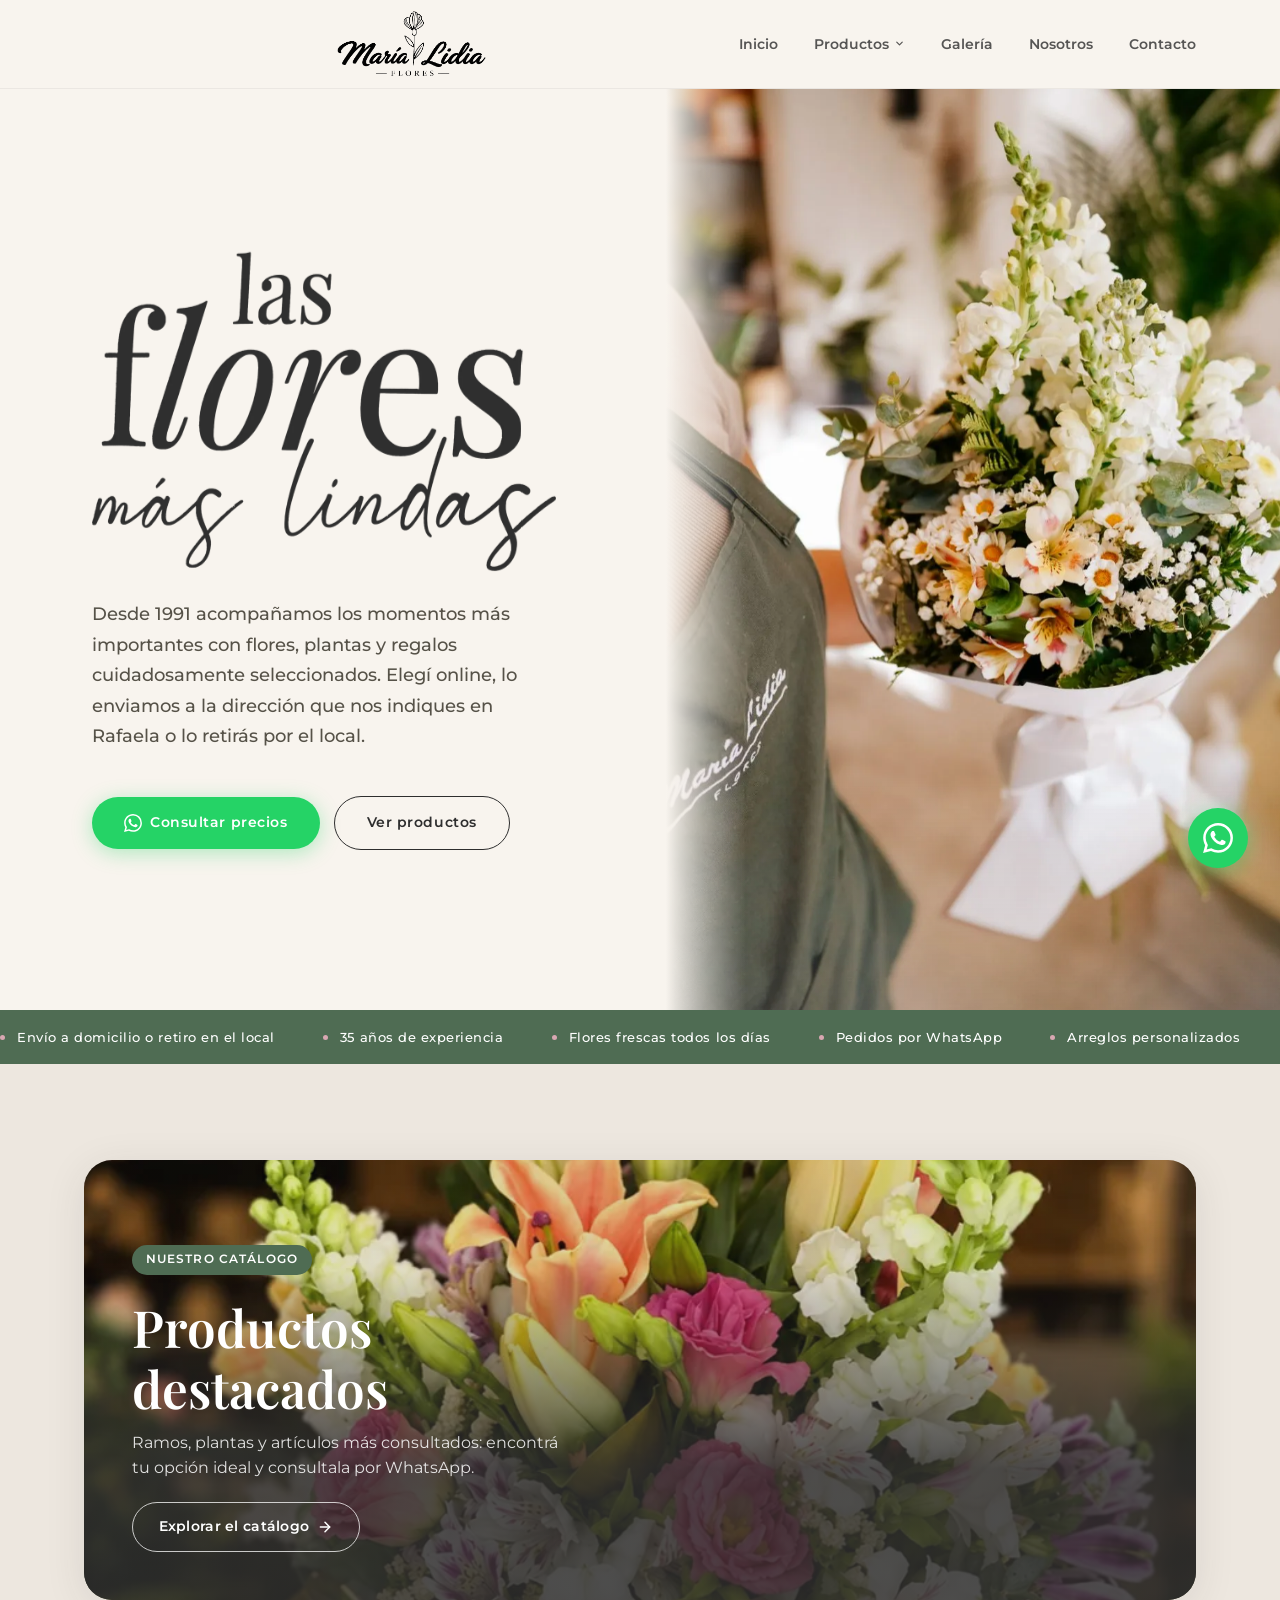
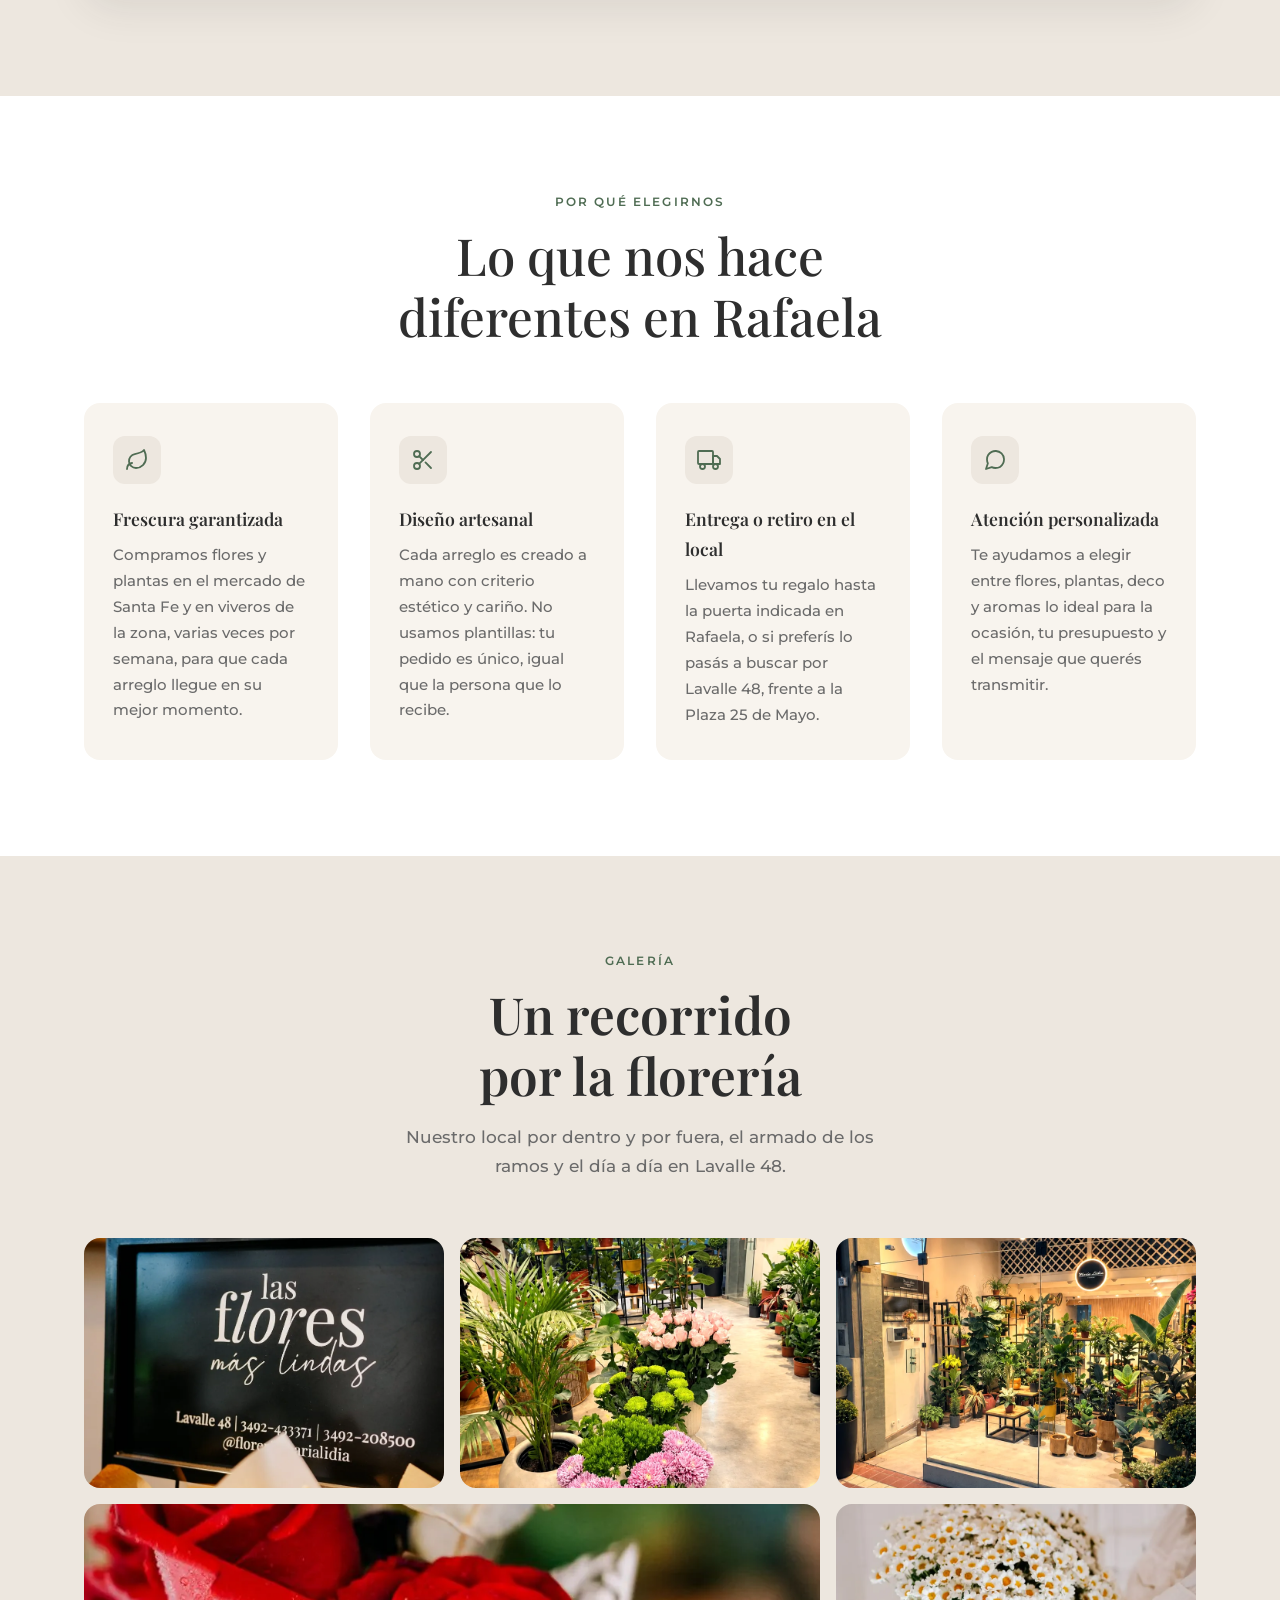
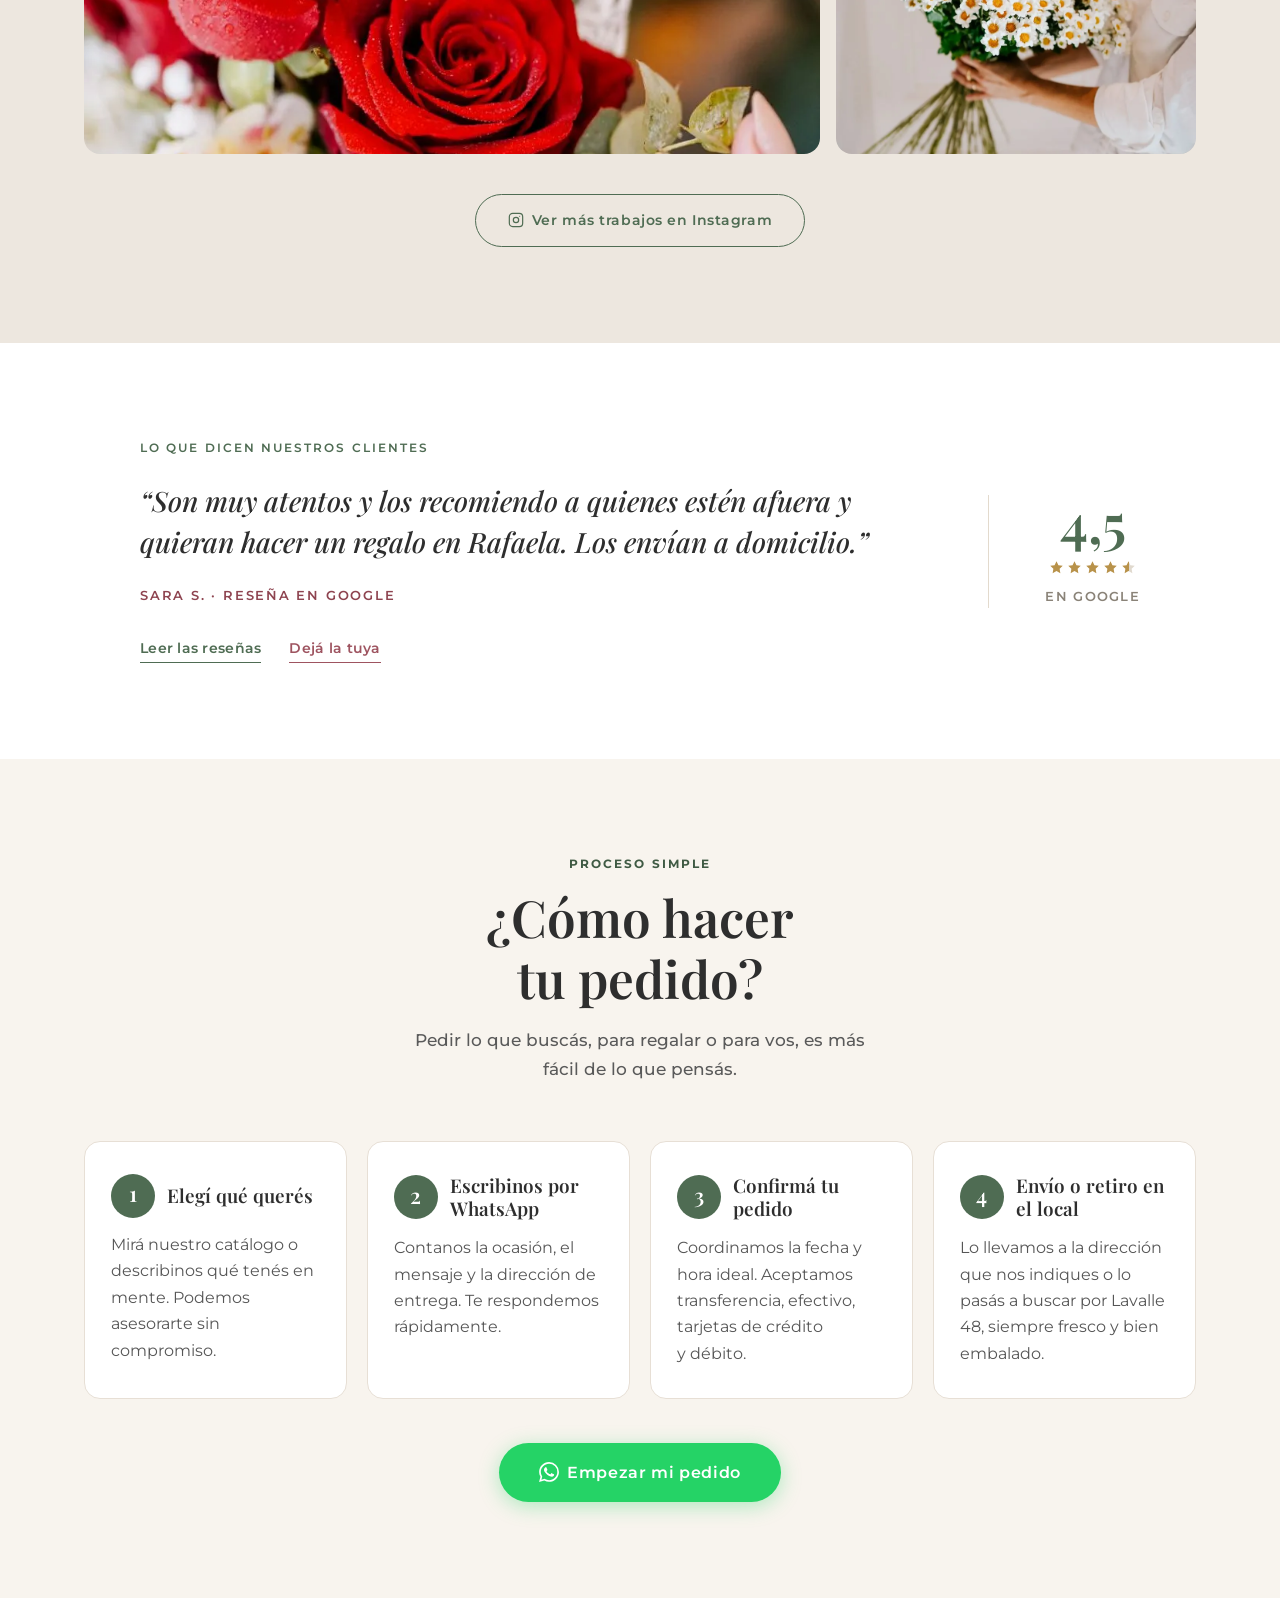
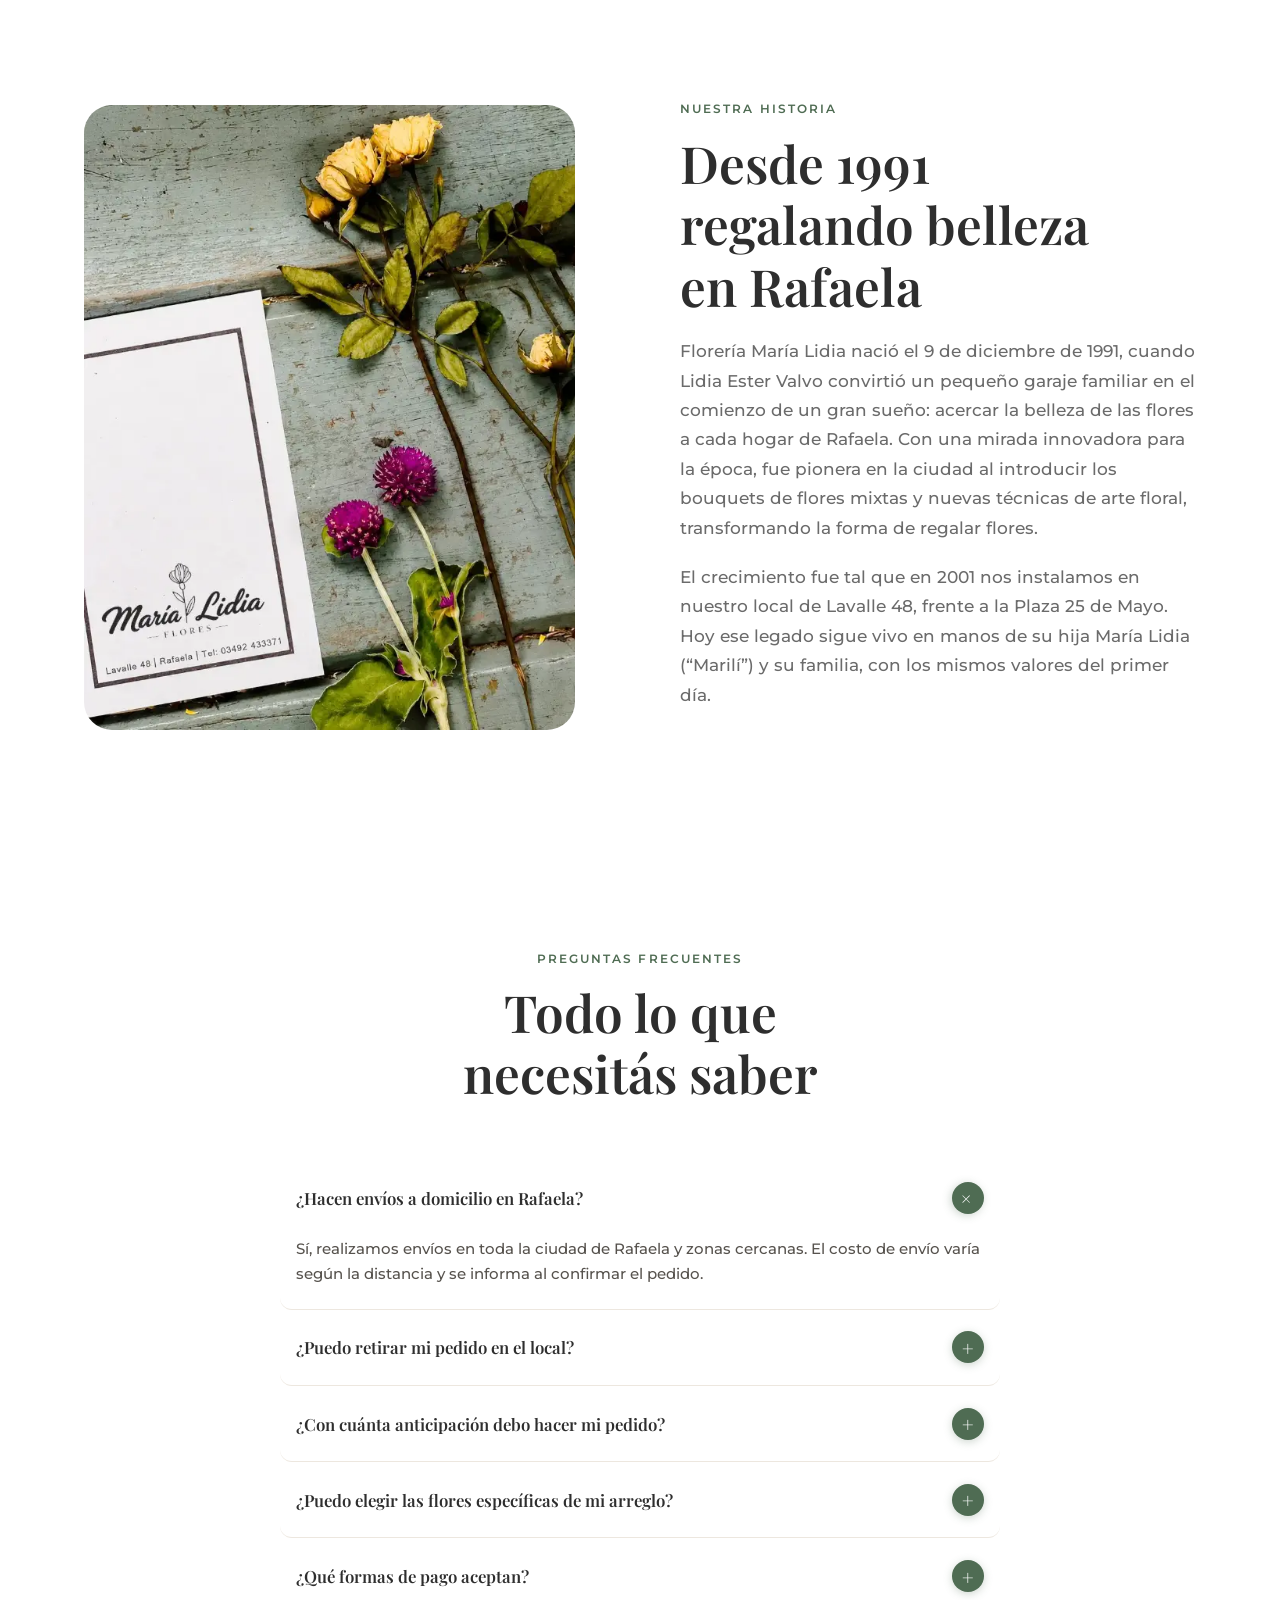
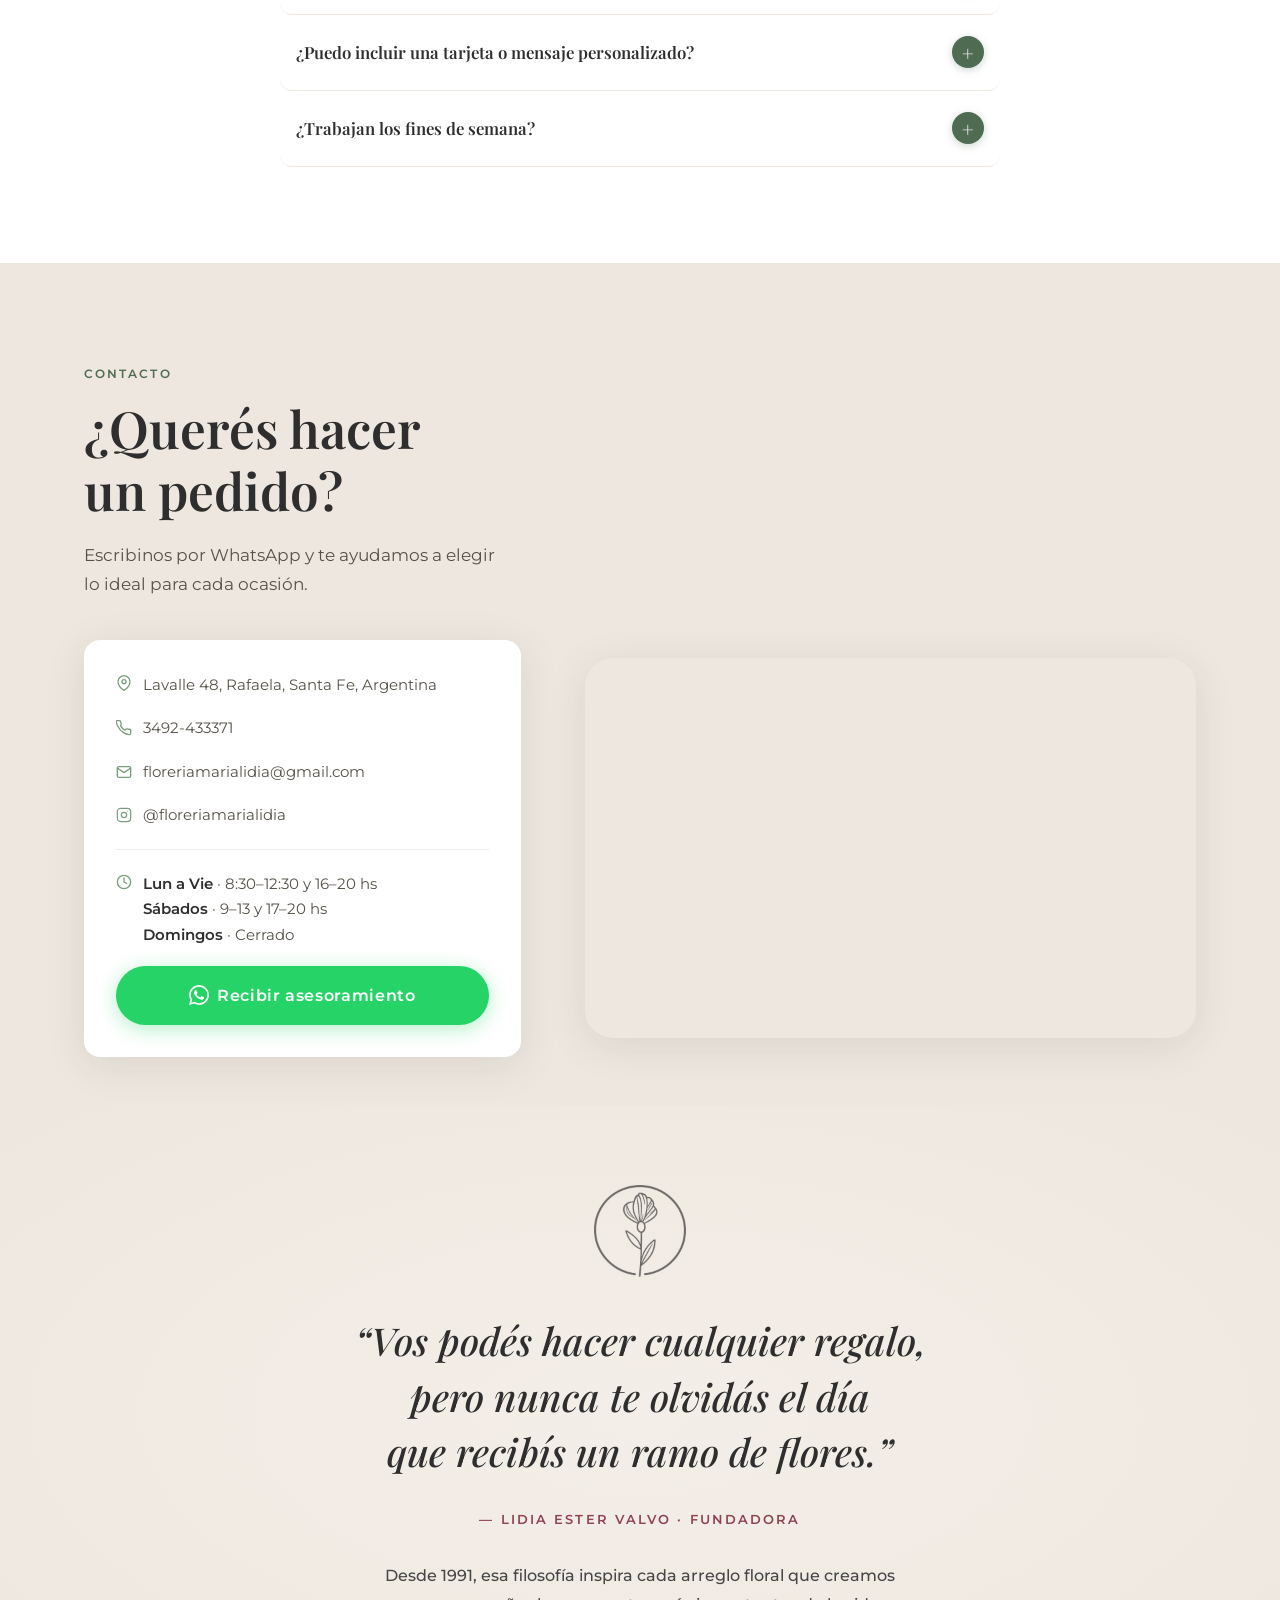
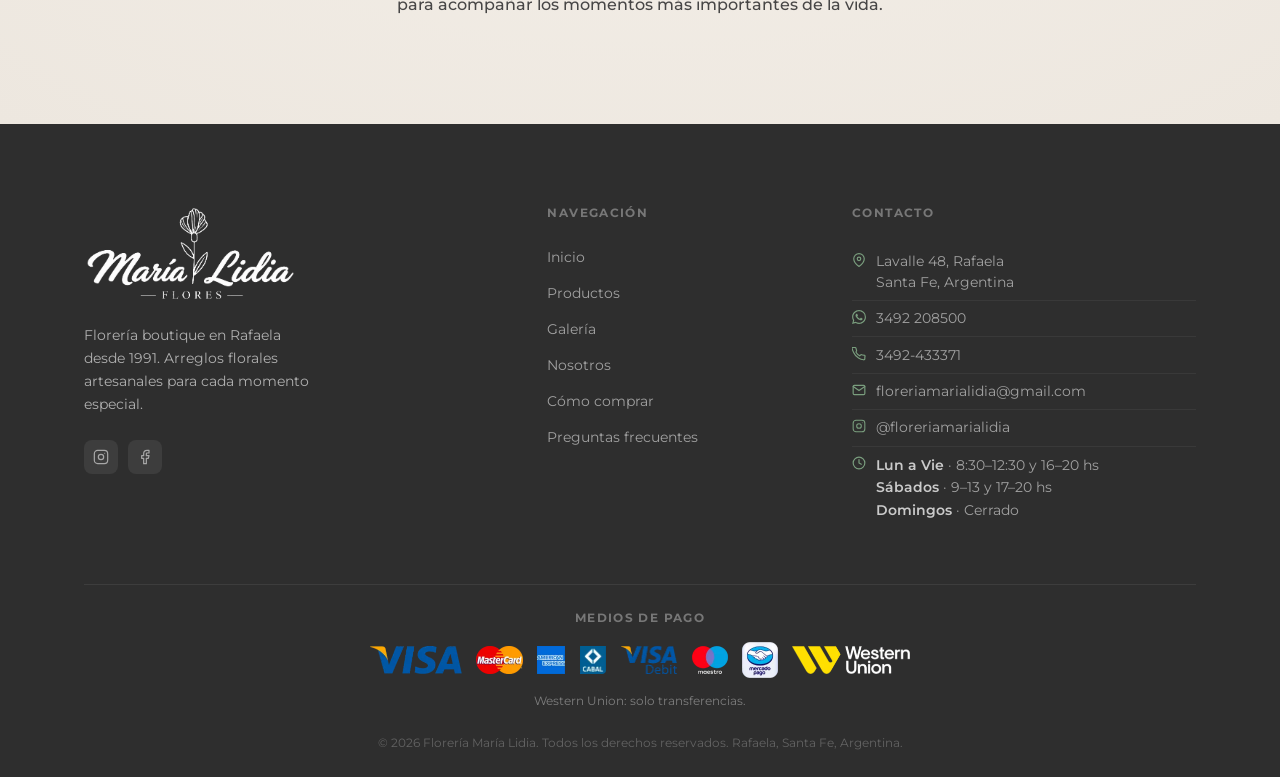
<file: index.html>
<!DOCTYPE html>
<html lang="es-AR"><head>
  <meta charset="UTF-8">
  
  <link rel="icon" href="/favicon.ico" sizes="48x48">
  <link rel="icon" type="image/png" sizes="192x192" href="/img/favicon-flor-192.png">
  <link rel="icon" type="image/png" sizes="96x96" href="/img/favicon-flor-96.png">
  <link rel="apple-touch-icon" sizes="180x180" href="/img/apple-touch-icon-flor.png">
  <meta name="viewport" content="width=device-width, initial-scale=1.0">
  <meta name="theme-color" content="#7A9E7E">
  <title>Florería María Lidia | Arreglos Florales y Ramos en Rafaela, Santa Fe</title>
  <meta name="description" content="Florería María Lidia en Rafaela, Santa Fe. 35 años creando ramos de flores y arreglos florales para cumpleaños, aniversarios, casamientos y eventos. Envío a domicilio o retiro en el local. ¡Consultá por WhatsApp!">
  <link rel="canonical" href="https://www.floreriamarialidia.com.ar/">
  <meta name="robots" content="index, follow">
  <meta name="geo.region" content="AR-S">
  <meta name="geo.placename" content="Rafaela, Santa Fe, Argentina">
  <meta property="og:type" content="website">
  <meta property="og:url" content="https://www.floreriamarialidia.com.ar/">
  <meta property="og:site_name" content="Florería María Lidia">
  <meta property="og:title" content="Florería María Lidia | Flores y Arreglos en Rafaela">
  <meta property="og:description" content="Arreglos florales únicos para cada momento especial. 35 años en Rafaela.">
  <meta property="og:locale" content="es_AR">
  <meta property="og:image" content="https://www.floreriamarialidia.com.ar/og-image.jpg?v=2">
  <meta property="og:image:width" content="1200">
  <meta property="og:image:height" content="630">
  <meta property="og:image:alt" content="Ramo artesanal de Florería María Lidia, Rafaela">
  <meta name="twitter:card" content="summary_large_image">
  <meta name="twitter:title" content="Florería María Lidia | Flores y Arreglos en Rafaela">
  <meta name="twitter:description" content="Arreglos florales únicos para cada momento especial. 35 años en Rafaela.">
  <meta name="twitter:image" content="https://www.floreriamarialidia.com.ar/og-image.jpg?v=2">
  <script type="application/ld+json">
  {
    "@context": "https://schema.org",
    "@id": "https://www.floreriamarialidia.com.ar/#florist",
    "@type": [
      "LocalBusiness",
      "Florist"
    ],
    "name": "Florería María Lidia",
    "description": "Florería boutique en Rafaela, Santa Fe. Arreglos florales artesanales desde 1991.",
    "url": "https://www.floreriamarialidia.com.ar",
    "telephone": "+5493492208500",
    "email": "floreriamarialidia@gmail.com",
    "foundingDate": "1991",
    "image": "https://www.floreriamarialidia.com.ar/og-image.jpg?v=2",
    "logo": "https://www.floreriamarialidia.com.ar/img/01-maria-lidia-flores.webp",
    "hasMap": "https://www.google.com/maps/search/?api=1&query=Lavalle+48%2C+Rafaela%2C+Santa+Fe",
    "priceRange": "$$",
    "aggregateRating": {
      "@type": "AggregateRating",
      "ratingValue": "4.5",
      "reviewCount": "36"
    },
    "address": {
      "@type": "PostalAddress",
      "streetAddress": "Lavalle 48",
      "addressLocality": "Rafaela",
      "addressRegion": "Santa Fe",
      "postalCode": "2300",
      "addressCountry": "AR"
    },
    "geo": {
      "@type": "GeoCoordinates",
      "latitude": -31.2525,
      "longitude": -61.4873
    },
    "openingHoursSpecification": [
      {
        "@type": "OpeningHoursSpecification",
        "dayOfWeek": [
          "Monday",
          "Tuesday",
          "Wednesday",
          "Thursday",
          "Friday"
        ],
        "opens": "08:30",
        "closes": "12:30"
      },
      {
        "@type": "OpeningHoursSpecification",
        "dayOfWeek": [
          "Monday",
          "Tuesday",
          "Wednesday",
          "Thursday",
          "Friday"
        ],
        "opens": "16:00",
        "closes": "20:00"
      },
      {
        "@type": "OpeningHoursSpecification",
        "dayOfWeek": "Saturday",
        "opens": "09:00",
        "closes": "13:00"
      },
      {
        "@type": "OpeningHoursSpecification",
        "dayOfWeek": "Saturday",
        "opens": "17:00",
        "closes": "20:00"
      }
    ],
    "sameAs": [
      "https://www.instagram.com/floreriamarialidia",
      "https://www.facebook.com/floreriamarialidia"
    ]
  }
  </script>
  <!-- ════════════════════════════════════════════════════════════════
       aggregateRating: valores REALES de Google Business (4,5 · 36 reseñas),
       agregados arriba después de "priceRange". Al crecer las reseñas,
       actualizá ratingValue y reviewCount acá y en la sección visible #resenas.
  ═════════════════════════════════════════════════════════════════════ -->
  <script type="application/ld+json">
  {
    "@context": "https://schema.org",
    "@type": "FAQPage",
    "mainEntity": [
      {
        "@type": "Question",
        "name": "¿Hacen envíos a domicilio en Rafaela?",
        "acceptedAnswer": {
          "@type": "Answer",
          "text": "Sí, realizamos envíos en toda la ciudad de Rafaela y zonas cercanas. El costo de envío varía según la distancia y se informa al confirmar el pedido."
        }
      },
      {
        "@type": "Question",
        "name": "¿Puedo retirar mi pedido en el local?",
        "acceptedAnswer": {
          "@type": "Answer",
          "text": "Sí. Elegís por WhatsApp o mirando el catálogo online, y lo retirás por Lavalle 48 en el horario que te quede cómodo."
        }
      },
      {
        "@type": "Question",
        "name": "¿Con cuánta anticipación debo hacer mi pedido?",
        "acceptedAnswer": {
          "@type": "Answer",
          "text": "Para pedidos estándar, recomendamos al menos 24 horas. Para eventos grandes como casamientos, lo ideal es consultar con 2 semanas de anticipación. Para urgencias, ¡escribinos igual!"
        }
      },
      {
        "@type": "Question",
        "name": "¿Puedo elegir las flores específicas de mi arreglo?",
        "acceptedAnswer": {
          "@type": "Answer",
          "text": "Absolutamente. Podés elegir el tipo de flores, colores, tamaño y estilo. Trabajamos en conjunto con vos para crear algo que represente lo que querés transmitir. Sujeto a disponibilidad."
        }
      },
      {
        "@type": "Question",
        "name": "¿Qué formas de pago aceptan?",
        "acceptedAnswer": {
          "@type": "Answer",
          "text": "Podés pagar mediante transferencia bancaria, en efectivo o con tarjetas de crédito y débito. Los envíos y las reservas se toman con pago anticipado para garantizar la disponibilidad y confirmar tu pedido."
        }
      },
      {
        "@type": "Question",
        "name": "¿Puedo incluir una tarjeta o mensaje personalizado?",
        "acceptedAnswer": {
          "@type": "Answer",
          "text": "¡Claro! Incluimos tarjeta personalizada sin costo adicional. Solo contanos qué querés que diga al hacer el pedido."
        }
      },
      {
        "@type": "Question",
        "name": "¿Trabajan los fines de semana?",
        "acceptedAnswer": {
          "@type": "Answer",
          "text": "Sí. Atendemos de lunes a viernes de 8:30 a 12:30 hs y de 16:00 a 20:00 hs. Los sábados de 9:00 a 13:00 hs y de 17:00 a 20:00 hs. Para urgencias fuera del horario, podés escribirnos por WhatsApp."
        }
      }
    ]
  }
  </script>
  <link rel="preconnect" href="https://fonts.googleapis.com">
  <link rel="preconnect" href="https://fonts.gstatic.com" crossorigin="">
  <link rel="stylesheet" href="https://fonts.googleapis.com/css2?family=Playfair+Display:wght@500;600;700&family=Montserrat:wght@300;400;500;600;700&display=swap">
  <link rel="stylesheet" href="css/styles.css?v=35">
</head>
<body>
<!-- HEADER -->
<header id="header" role="banner">
  <div class="container">
    <nav class="nav-inner" aria-label="Navegación principal">
      <a href="#hero" class="nav-logo" aria-label="Florería María Lidia - Inicio">
        <img width="1170" height="538" src="img/01-maria-lidia-flores.webp" alt="María Lidia Flores">
      </a>
      <div class="nav-links" role="list">
        <a href="#hero">Inicio</a>
        <div class="nav-drop">
          <a href="/productos">Productos
            <svg width="11" height="11" viewBox="0 0 24 24" fill="none" stroke="currentColor" stroke-width="2.6" stroke-linecap="round" stroke-linejoin="round" aria-hidden="true"><polyline points="6 9 12 15 18 9"></polyline></svg>
          </a>
          <div class="nav-drop-menu" role="menu">
            <a href="/productos#ramos" role="menuitem">Ramos Florales</a>
            <a href="/productos#plantas" role="menuitem">Plantas &amp; Macetas</a>
            <a href="/productos#deco" role="menuitem">Deco &amp; Aromas</a>
            <a href="/productos#eventos" role="menuitem">Casamientos &amp; Eventos</a>
            <a href="/productos#condolencias" role="menuitem">Condolencias &amp; Memoriales</a>
            <a href="/productos#empresas" role="menuitem">Empresariales</a>
          </div>
        </div>
        <a href="#galeria">Galería</a>
        <a href="#nosotros">Nosotros</a>
        <a href="#contacto">Contacto</a>
      </div>
      <button class="hamburger" id="hamburger" aria-label="Abrir menú" aria-expanded="false" aria-controls="mobile-nav">
        <span></span><span></span><span></span>
      </button>
    </nav>
  </div>
</header>
<nav class="mobile-nav" id="mobile-nav" role="dialog" aria-modal="true">
  <button class="mobile-close" id="mobile-close" aria-label="Cerrar menú">✕</button>
  <a href="#hero" class="mobile-link">Inicio</a>
  <button class="mobile-toggle" id="mobileProdToggle" aria-expanded="false" aria-controls="mobileProdSub">Productos
    <svg width="14" height="14" viewBox="0 0 24 24" fill="none" stroke="currentColor" stroke-width="2.6" stroke-linecap="round" stroke-linejoin="round" aria-hidden="true"><polyline points="6 9 12 15 18 9"></polyline></svg>
  </button>
  <div class="mobile-sub" id="mobileProdSub">
    <a href="/productos">Ver todo el catálogo</a>
    <a href="/productos#ramos">Ramos Florales</a>
    <a href="/productos#plantas">Plantas &amp; Macetas</a>
    <a href="/productos#deco">Deco &amp; Aromas</a>
    <a href="/productos#eventos">Casamientos &amp; Eventos</a>
    <a href="/productos#condolencias">Condolencias &amp; Memoriales</a>
    <a href="/productos#empresas">Empresariales</a>
  </div>
  <a href="#galeria" class="mobile-link">Galería</a>
  <a href="#nosotros" class="mobile-link">Nosotros</a>
  <a href="#contacto" class="mobile-link">Contacto</a>
  <a href="https://wa.me/5493492208500?text=Hola!%20Quer%C3%ADa%20hacerles%20una%20consulta." class="btn btn-wapp" target="_blank" rel="noopener">Pedir por WhatsApp</a>
</nav>
<main>
<!-- HERO -->
<section id="hero" role="region" aria-label="Inicio">
  <div class="hero-inner">

    <!-- Columna texto (izquierda) -->
    <div class="hero-content">
      <h1 class="hero-title">
        <img width="1100" height="756" src="img/02-las-flores-mas-lindas-floreria-m.webp" alt="Las flores más lindas — Florería María Lidia en Rafaela" class="hero-title-img">
      </h1>
      <p class="hero-subtitle" style="font-size:18px;font-weight:500;">
        Desde 1991 acompañamos los momentos más importantes con flores, plantas y regalos cuidadosamente seleccionados. Elegí online, lo enviamos a la dirección que nos indiques en Rafaela o lo retirás por el local.<br>
      </p>
      <div class="hero-actions">
        <a href="https://wa.me/5493492208500?text=Hola!%20Quer%C3%ADa%20consultar%20precios." class="btn btn-wapp" target="_blank" rel="noopener">
          <svg width="18" height="18" viewBox="0 0 24 24" fill="currentColor" aria-hidden="true"><path d="M17.472 14.382c-.297-.149-1.758-.867-2.03-.967-.273-.099-.471-.148-.67.15-.197.297-.767.966-.94 1.164-.173.199-.347.223-.644.075-.297-.15-1.255-.463-2.39-1.475-.883-.788-1.48-1.761-1.653-2.059-.173-.297-.018-.458.13-.606.134-.133.298-.347.446-.52.149-.174.198-.298.298-.497.099-.198.05-.371-.025-.52-.075-.149-.669-1.612-.916-2.207-.242-.579-.487-.5-.669-.51-.173-.008-.371-.01-.57-.01-.198 0-.52.074-.792.372-.272.297-1.04 1.016-1.04 2.479 0 1.462 1.065 2.875 1.213 3.074.149.198 2.096 3.2 5.077 4.487.709.306 1.262.489 1.694.625.712.227 1.36.195 1.871.118.571-.085 1.758-.719 2.006-1.413.248-.694.248-1.289.173-1.413-.074-.124-.272-.198-.57-.347m-5.421 7.403h-.004a9.87 9.87 0 01-5.031-1.378l-.361-.214-3.741.982.998-3.648-.235-.374a9.86 9.86 0 01-1.51-5.26c.001-5.45 4.436-9.884 9.888-9.884 2.64 0 5.122 1.03 6.988 2.898a9.825 9.825 0 012.893 6.994c-.003 5.45-4.437 9.884-9.885 9.884m8.413-18.297A11.815 11.815 0 0012.05 0C5.495 0 .16 5.335.157 11.892c0 2.096.547 4.142 1.588 5.945L.057 24l6.305-1.654a11.882 11.882 0 005.683 1.448h.005c6.554 0 11.89-5.335 11.893-11.893a11.821 11.821 0 00-3.48-8.413Z"></path></svg>
          Consultar precios
        </a>
        <a href="/productos" class="btn btn-outline">Ver productos</a>
      </div>
    </div>

    <!-- Columna foto (derecha) -->
    <div class="hero-photo-col">
      <img width="933" height="1400" src="img/03-ramo-artesanal-de-lisianthus-bla.webp" alt="Ramo artesanal de lisianthus blancos y rosas amarillas — Florería María Lidia Rafaela" loading="eager" fetchpriority="high">
    </div>

  </div>
</section>

<!-- RIBBON -->
<div class="ribbon" aria-hidden="true">
  <div class="ribbon-track">
    <span class="ribbon-item"><span class="ribbon-dot"></span>Envío a domicilio o retiro en el local</span>
    <span class="ribbon-item"><span class="ribbon-dot"></span>35 años de experiencia</span>
    <span class="ribbon-item"><span class="ribbon-dot"></span>Flores frescas todos los días</span>
    <span class="ribbon-item"><span class="ribbon-dot"></span>Pedidos por WhatsApp</span>
    <span class="ribbon-item"><span class="ribbon-dot"></span>Arreglos personalizados</span>
    <span class="ribbon-item"><span class="ribbon-dot"></span>Casamientos y eventos</span>
    <span class="ribbon-item"><span class="ribbon-dot"></span>Envío a domicilio o retiro en el local</span>
    <span class="ribbon-item"><span class="ribbon-dot"></span>35 años de experiencia</span>
    <span class="ribbon-item"><span class="ribbon-dot"></span>Flores frescas todos los días</span>
    <span class="ribbon-item"><span class="ribbon-dot"></span>Pedidos por WhatsApp</span>
    <span class="ribbon-item"><span class="ribbon-dot"></span>Arreglos personalizados</span>
    <span class="ribbon-item"><span class="ribbon-dot"></span>Casamientos y eventos</span>
  </div>
</div>

<!-- PRODUCTOS DESTACADOS (acceso al catálogo) -->
<section id="productos" class="section" role="region" aria-labelledby="productos-title">
  <div class="container">
    <a href="/productos" class="products-teaser reveal" aria-label="Ver el catálogo de productos destacados">
      <img width="900" height="1572" src="img/82-bouquet-especial-floreria-maria-lidia.webp" style="object-position:center 32%" alt="Productos destacados de Florería María Lidia: ramos, plantas, deco y aromas">
      <div class="products-teaser-overlay">
        <span class="service-tag">Nuestro catálogo</span>
        <h2 class="display-lg" id="productos-title" style="color:var(--white);">Productos<br>destacados</h2>
        <p class="products-teaser-desc">Ramos, plantas y artículos más consultados: encontrá tu opción ideal y consultala por WhatsApp.</p>
        <span class="products-teaser-btn">Explorar el catálogo
          <svg width="16" height="16" viewBox="0 0 24 24" fill="none" stroke="currentColor" stroke-width="2.2" stroke-linecap="round" stroke-linejoin="round" aria-hidden="true"><line x1="5" y1="12" x2="19" y2="12"></line><polyline points="12 5 19 12 12 19"></polyline></svg>
        </span>
      </div>
    </a>
  </div>
</section>





<!-- BENEFITS -->
<section id="beneficios" class="section" role="region" aria-labelledby="beneficios-title">
  <div class="container">
    <div class="section-header text-center reveal">
      <span class="eyebrow" style="font-size:12px;">Por qué elegirnos</span>
      <h2 class="display-lg" id="beneficios-title" style="margin-top:.5rem;font-weight:500;">Lo que nos hace<br>diferentes en Rafaela</h2>
    </div>
    <div class="benefits-grid">
      <article class="benefit-card reveal reveal-delay-1"><div class="benefit-icon"><svg viewBox="0 0 24 24" fill="none" stroke="currentColor" stroke-width="1.8" stroke-linecap="round" stroke-linejoin="round" aria-hidden="true"><path d="M11 20A7 7 0 0 1 9.8 6.1C15.5 5 17 4.48 19 2c1 2 2 4.18 2 8 0 5.5-4.78 10-10 10Z"/><path d="M2 21c0-3 1.85-5.36 5.08-6"/></svg></div><h3 class="benefit-title">Frescura garantizada</h3><p class="body-md" style="font-weight:500;">Compramos flores y plantas en el mercado de Santa Fe y en viveros de la zona, varias veces por semana, para que cada arreglo llegue en su mejor momento.</p></article>
      <article class="benefit-card reveal reveal-delay-2"><div class="benefit-icon"><svg viewBox="0 0 24 24" fill="none" stroke="currentColor" stroke-width="1.8" stroke-linecap="round" stroke-linejoin="round" aria-hidden="true"><circle cx="6" cy="6" r="3"/><circle cx="6" cy="18" r="3"/><line x1="20" y1="4" x2="8.12" y2="15.88"/><line x1="14.47" y1="14.48" x2="20" y2="20"/><line x1="8.12" y1="8.12" x2="12" y2="12"/></svg></div><h3 class="benefit-title">Diseño artesanal</h3><p class="body-md" style="font-weight:500;">Cada arreglo es creado a mano con criterio estético y cariño. No usamos plantillas: tu pedido es único, igual que la persona que lo recibe.</p></article>
      <article class="benefit-card reveal reveal-delay-3"><div class="benefit-icon"><svg viewBox="0 0 24 24" fill="none" stroke="currentColor" stroke-width="1.8" stroke-linecap="round" stroke-linejoin="round" aria-hidden="true"><rect x="1" y="3" width="15" height="13" rx="1"/><polygon points="16 8 20 8 23 11 23 16 16 16 16 8"/><circle cx="5.5" cy="18.5" r="2.5"/><circle cx="18.5" cy="18.5" r="2.5"/></svg></div><h3 class="benefit-title">Entrega o retiro en el local</h3><p class="body-md" style="font-weight:500;">Llevamos tu regalo hasta la puerta indicada en Rafaela, o si preferís lo pasás a buscar por Lavalle 48, frente a la Plaza 25 de Mayo.</p></article>
      <article class="benefit-card reveal reveal-delay-4"><div class="benefit-icon"><svg viewBox="0 0 24 24" fill="none" stroke="currentColor" stroke-width="1.8" stroke-linecap="round" stroke-linejoin="round" aria-hidden="true"><path d="M21 11.5a8.38 8.38 0 0 1-.9 3.8 8.5 8.5 0 0 1-7.6 4.7 8.38 8.38 0 0 1-3.8-.9L3 21l1.9-5.7a8.38 8.38 0 0 1-.9-3.8 8.5 8.5 0 0 1 4.7-7.6 8.38 8.38 0 0 1 3.8-.9h.5a8.48 8.48 0 0 1 8 8v.5Z"/></svg></div><h3 class="benefit-title">Atención personalizada</h3><p class="body-md" style="font-weight:500;">Te ayudamos a elegir entre flores, plantas, deco y aromas lo ideal para la ocasión, tu presupuesto y el mensaje que querés transmitir.</p></article>
    </div>
  </div>
</section>

<!-- GALLERY -->
<section id="galeria" class="section" role="region" aria-labelledby="galeria-title">
  <div class="container">
    <div class="section-header text-center reveal">
      <span class="eyebrow">Galería</span>
      <h2 class="display-lg" id="galeria-title">Un recorrido<br>por la florería</h2>
      <p class="body-lg" style="max-width:520px;margin:1rem auto 0;font-weight:500">Nuestro local por dentro y por fuera, el armado de los ramos y el día a día en Lavalle 48.</p>
    </div>
    <div class="gallery-grid reveal">
      <div class="gallery-item g1" tabindex="0" role="button" aria-label="Ampliar imagen"><img width="933" height="1400" src="img/16-pizarra-las-flores-mas-lindas-co.webp" alt="Pizarra las flores más lindas con ramitos de flores secas" loading="lazy"></div>
      <div class="gallery-item g2" tabindex="0" role="button" aria-label="Ampliar imagen"><img width="933" height="1400" src="img/50-interior-del-local-floreria-maria-lidia.webp" alt="Interior del local con rosas, crisantemos y plantas — Florería María Lidia" loading="lazy"></div>
      <div class="gallery-item g3" tabindex="0" role="button" aria-label="Ampliar imagen"><img width="933" height="1400" src="img/49-frente-del-local-floreria-maria-lidia.webp" alt="Frente del local de Florería María Lidia en Lavalle 48" loading="lazy"></div>
      <div class="gallery-item g4" tabindex="0" role="button" aria-label="Ampliar imagen"><img width="933" height="1400" src="img/20-rosas-rojas-frescas-en-primer-pl.webp" alt="Rosas rojas frescas en primer plano" loading="lazy"></div>
      <div class="gallery-item g5" tabindex="0" role="button" aria-label="Ampliar imagen"><img width="933" height="1400" src="img/22-ramo-de-margaritas-blancas.webp" alt="Ramo de margaritas blancas" loading="lazy"></div>
      <div class="gallery-item g6 gallery-extra"><img width="933" height="1400" src="img/27-ramo-de-flores-secas-en-estanter.webp" alt="Ramo de flores secas en estantería" loading="lazy"></div>
      <div class="gallery-item g7 gallery-extra"><img width="933" height="1400" src="img/99-armado-de-ramo-en-el-local-floreria-maria-lidia.webp" alt="Armado de un ramo en el local de Florería María Lidia" loading="lazy"></div>
    </div>
    <div class="text-center reveal" style="margin-top:2.5rem;">
      <a href="https://www.instagram.com/floreriamarialidia" target="_blank" rel="noopener" class="btn" style="border:1.5px solid var(--sage-dark);color:var(--sage-dark);">
        <svg width="16" height="16" viewBox="0 0 24 24" fill="none" stroke="currentColor" stroke-width="1.8" stroke-linecap="round" stroke-linejoin="round"><rect x="2" y="2" width="20" height="20" rx="5" ry="5"></rect><circle cx="12" cy="12" r="4"></circle><circle cx="17.5" cy="6.5" r="0.8" fill="currentColor" stroke="none"></circle></svg>
        Ver más trabajos en Instagram
      </a>
    </div>
  </div>
</section>

<!-- RESEÑAS -->
<section id="resenas" class="section" role="region" aria-labelledby="resenas-title">
  <div class="container">
    <div class="resenas-grid reveal">
      <div class="resenas-quote-col">
        <span class="eyebrow" id="resenas-title">Lo que dicen nuestros clientes</span>
        <blockquote class="resenas-quote">&ldquo;Son muy atentos y los recomiendo a quienes estén afuera y quieran hacer un regalo en Rafaela. Los envían a domicilio.&rdquo;</blockquote>
        <div class="resenas-autor">Sara S. · Reseña en Google</div>
        <div class="resenas-links">
          <a href="https://www.google.com/search?q=opiniones+de+floreria+maria+lidia&amp;si=APenkKm7iecQ4G6P-TsbSMFKIQtv3EFIqRAFw-i8uEbk55Z-_57smRpX88KUUgP2PQ2JEZUQOUfeSC3jwcrBqF09PMy8BUIbSO5t3DWnBjzjE6uLC7sMTOgphnFSjY97emrPNsgkYtJbGiXG4BkqLw1W3qT4Ju0Gzw%3D%3D" target="_blank" rel="noopener" class="resenas-link-read">Leer las reseñas</a>
          <a href="https://g.page/r/CXh1gpBC9XyqEBM/review" target="_blank" rel="noopener" class="resenas-link-write">Dejá la tuya</a>
        </div>
      </div>
      <div class="resenas-score">
        <span class="resenas-num">4,5</span>
        <div class="resenas-stars" role="img" aria-label="Calificación 4,5 de 5 estrellas">
          <svg viewBox="0 0 24 24" aria-hidden="true"><path d="M12 2l3.09 6.26L22 9.27l-5 4.87 1.18 6.88L12 17.77l-6.18 3.25L7 14.14 2 9.27l6.91-1.01L12 2z"/></svg>
          <svg viewBox="0 0 24 24" aria-hidden="true"><path d="M12 2l3.09 6.26L22 9.27l-5 4.87 1.18 6.88L12 17.77l-6.18 3.25L7 14.14 2 9.27l6.91-1.01L12 2z"/></svg>
          <svg viewBox="0 0 24 24" aria-hidden="true"><path d="M12 2l3.09 6.26L22 9.27l-5 4.87 1.18 6.88L12 17.77l-6.18 3.25L7 14.14 2 9.27l6.91-1.01L12 2z"/></svg>
          <svg viewBox="0 0 24 24" aria-hidden="true"><path d="M12 2l3.09 6.26L22 9.27l-5 4.87 1.18 6.88L12 17.77l-6.18 3.25L7 14.14 2 9.27l6.91-1.01L12 2z"/></svg>
          <svg viewBox="0 0 24 24" aria-hidden="true"><defs><linearGradient id="starHalf"><stop offset="50%" stop-color="currentColor"/><stop offset="50%" stop-color="#E0D9CE"/></linearGradient></defs><path fill="url(#starHalf)" d="M12 2l3.09 6.26L22 9.27l-5 4.87 1.18 6.88L12 17.77l-6.18 3.25L7 14.14 2 9.27l6.91-1.01L12 2z"/></svg>
        </div>
        <span class="resenas-in">En Google</span>
      </div>
    </div>
  </div>
</section>

<!-- HOW TO BUY -->
<section id="como-comprar" class="section" role="region" aria-labelledby="comprar-title">
  <div class="container">
    <div class="section-header text-center reveal">
      <span class="eyebrow">Proceso simple</span>
      <h2 class="display-lg" id="comprar-title">¿Cómo hacer<br>tu pedido?</h2>
      <p class="body-lg" style="max-width:460px;margin:1rem auto 0;font-weight:500;">Pedir lo que buscás, para regalar o para vos, es más fácil de lo que pensás.</p>
    </div>
    <div class="steps-grid">
      <div class="step reveal reveal-delay-1"><div class="step-head"><div class="step-num">1</div><h3 class="step-title">Elegí qué querés</h3></div><p class="body-md">Mirá nuestro catálogo o describinos qué tenés en mente. Podemos asesorarte sin compromiso.</p></div>
      <div class="step reveal reveal-delay-2"><div class="step-head"><div class="step-num">2</div><h3 class="step-title">Escribinos por WhatsApp</h3></div><p class="body-md">Contanos la ocasión, el mensaje y la dirección de entrega. Te respondemos rápidamente.</p></div>
      <div class="step reveal reveal-delay-3"><div class="step-head"><div class="step-num">3</div><h3 class="step-title">Confirmá tu pedido</h3></div><p class="body-md">Coordinamos la fecha y hora ideal. Aceptamos transferencia, efectivo, tarjetas de crédito y débito.</p></div>
      <div class="step reveal reveal-delay-4"><div class="step-head"><div class="step-num">4</div><h3 class="step-title">Envío o retiro en el local</h3></div><p class="body-md">Lo llevamos a la dirección que nos indiques o lo pasás a buscar por Lavalle 48, siempre fresco y bien embalado.</p></div>
    </div>
    <div class="steps-cta reveal">
      <a href="https://wa.me/5493492208500?text=Hola!%20Quiero%20empezar%20mi%20pedido." class="btn btn-wapp" target="_blank" rel="noopener">
        <svg width="20" height="20" viewBox="0 0 24 24" fill="currentColor"><path d="M17.472 14.382c-.297-.149-1.758-.867-2.03-.967-.273-.099-.471-.148-.67.15-.197.297-.767.966-.94 1.164-.173.199-.347.223-.644.075-.297-.15-1.255-.463-2.39-1.475-.883-.788-1.48-1.761-1.653-2.059-.173-.297-.018-.458.13-.606.134-.133.298-.347.446-.52.149-.174.198-.298.298-.497.099-.198.05-.371-.025-.52-.075-.149-.669-1.612-.916-2.207-.242-.579-.487-.5-.669-.51-.173-.008-.371-.01-.57-.01-.198 0-.52.074-.792.372-.272.297-1.04 1.016-1.04 2.479 0 1.462 1.065 2.875 1.213 3.074.149.198 2.096 3.2 5.077 4.487.709.306 1.262.489 1.694.625.712.227 1.36.195 1.871.118.571-.085 1.758-.719 2.006-1.413.248-.694.248-1.289.173-1.413-.074-.124-.272-.198-.57-.347m-5.421 7.403h-.004a9.87 9.87 0 01-5.031-1.378l-.361-.214-3.741.982.998-3.648-.235-.374a9.86 9.86 0 01-1.51-5.26c.001-5.45 4.436-9.884 9.888-9.884 2.64 0 5.122 1.03 6.988 2.898a9.825 9.825 0 012.893 6.994c-.003 5.45-4.437 9.884-9.885 9.884m8.413-18.297A11.815 11.815 0 0012.05 0C5.495 0 .16 5.335.157 11.892c0 2.096.547 4.142 1.588 5.945L.057 24l6.305-1.654a11.882 11.882 0 005.683 1.448h.005c6.554 0 11.89-5.335 11.893-11.893a11.821 11.821 0 00-3.48-8.413Z"></path></svg>
        Empezar mi pedido
      </a>
    </div>
  </div>
</section>

<!-- ABOUT -->
<section id="nosotros" class="section" style="padding-bottom:7rem;" role="region" aria-labelledby="nosotros-title">
  <div class="container">
    <div class="about-grid">
      <div class="about-image-wrap reveal">
        <img width="800" height="800" class="about-img-main" style="object-fit:cover;object-position:left bottom;width:491px;height:625px;" src="img/29-ramos-artesanales-de-floreria-ma.webp" alt="Ramos artesanales de Florería María Lidia Rafaela" loading="lazy">
      </div>
      <div class="reveal reveal-delay-2">
        <span class="eyebrow">Nuestra historia</span>
        <h2 class="display-lg" id="nosotros-title" style="margin:.75rem 0 1.25rem;">Desde 1991<br>regalando belleza<br>en Rafaela</h2>
        <p class="body-lg" style="margin-bottom:1.25rem;font-weight:500;">Florería María Lidia nació el 9 de diciembre de 1991, cuando Lidia Ester Valvo convirtió un pequeño garaje familiar en el comienzo de un gran sueño: acercar la belleza de las flores a cada hogar de Rafaela. Con una mirada innovadora para la época, fue pionera en la ciudad al introducir los bouquets de flores mixtas y nuevas técnicas de arte floral, transformando la forma de regalar flores.</p>
        <p class="body-lg" style="margin-bottom:2rem;font-weight:500;">El crecimiento fue tal que en 2001 nos instalamos en nuestro local de Lavalle 48, frente a la Plaza 25 de Mayo. Hoy ese legado sigue vivo en manos de su hija María Lidia (“Marilí”) y su familia, con los mismos valores del primer día.</p>
      </div>
    </div>
  </div>
</section>





<!-- FAQ -->
<section id="faq" class="section" role="region" aria-labelledby="faq-title">
  <div class="container">
    <div class="section-header text-center reveal">
      <span class="eyebrow">Preguntas frecuentes</span>
      <h2 class="display-lg" id="faq-title">Todo lo que<br>necesitás saber</h2>
    </div>
    <div class="faq-list">
      <div class="faq-item open"><button class="faq-question" aria-expanded="true">¿Hacen envíos a domicilio en Rafaela?<span class="faq-icon">+</span></button><div class="faq-answer"><p>Sí, realizamos envíos en toda la ciudad de Rafaela y zonas cercanas. El costo de envío varía según la distancia y se informa al confirmar el pedido.</p></div></div>
      <div class="faq-item"><button class="faq-question" aria-expanded="false">¿Puedo retirar mi pedido en el local?<span class="faq-icon">+</span></button><div class="faq-answer"><p>Sí. Elegís por WhatsApp o mirando el catálogo online, y lo retirás por Lavalle 48 en el horario que te quede cómodo.</p></div></div>
      <div class="faq-item"><button class="faq-question" aria-expanded="false">¿Con cuánta anticipación debo hacer mi pedido?<span class="faq-icon">+</span></button><div class="faq-answer"><p>Para pedidos estándar, recomendamos al menos 24 horas. Para eventos grandes como casamientos, lo ideal es consultar con 2 semanas de anticipación. Para urgencias, ¡escribinos igual!</p></div></div>
      <div class="faq-item"><button class="faq-question" aria-expanded="false">¿Puedo elegir las flores específicas de mi arreglo?<span class="faq-icon">+</span></button><div class="faq-answer"><p>Absolutamente. Podés elegir el tipo de flores, colores, tamaño y estilo. Trabajamos en conjunto con vos para crear algo que represente lo que querés transmitir. Sujeto a disponibilidad.</p></div></div>
      <div class="faq-item"><button class="faq-question" aria-expanded="false">¿Qué formas de pago aceptan?<span class="faq-icon">+</span></button><div class="faq-answer"><p>Podés pagar mediante transferencia bancaria, en efectivo o con tarjetas de crédito y débito. Los envíos y las reservas se toman con pago anticipado para garantizar la disponibilidad y confirmar tu pedido.</p></div></div>
      <div class="faq-item"><button class="faq-question" aria-expanded="false">¿Puedo incluir una tarjeta o mensaje personalizado?<span class="faq-icon">+</span></button><div class="faq-answer"><p>¡Claro! Incluimos tarjeta personalizada sin costo adicional. Solo contanos qué querés que diga al hacer el pedido.</p></div></div>
      <div class="faq-item"><button class="faq-question" aria-expanded="false">¿Trabajan los fines de semana?<span class="faq-icon">+</span></button><div class="faq-answer"><p>Sí. Atendemos de lunes a viernes de 8:30 a 12:30 hs y de 16:00 a 20:00 hs. Los sábados de 9:00 a 13:00 hs y de 17:00 a 20:00 hs. Para urgencias fuera del horario, podés escribirnos por WhatsApp.</p></div></div>
    </div>
  </div>
</section>

<!-- CONTACT -->
<section id="contacto" class="section" role="region" aria-labelledby="contacto-title">
  <div class="container">
    <div class="contact-left reveal" style="margin-bottom:2.5rem;">
        <span class="eyebrow">Contacto</span>
        <h2 class="display-lg" id="contacto-title" style="margin:.75rem 0 1.25rem;">¿Querés hacer<br>un pedido?</h2>
        <p class="body-lg" style="max-width:420px;margin-bottom:0;">Escribinos por WhatsApp y te ayudamos a elegir lo ideal para cada ocasión.</p>
    </div>
    <div class="contact-simple-grid">
      <div class="contact-card">
          <div class="contact-list">
            <div class="contact-row top"><svg width="16" height="16" viewBox="0 0 24 24" fill="none" stroke="currentColor" stroke-width="2" stroke-linecap="round" stroke-linejoin="round"><path d="M21 10c0 7-9 13-9 13s-9-6-9-13a9 9 0 0118 0z"></path><circle cx="12" cy="10" r="3"></circle></svg><a href="https://www.google.com/maps/search/?api=1&query=Lavalle+48%2C+Rafaela%2C+Santa+Fe%2C+Argentina" target="_blank" rel="noopener" class="body-md">Lavalle 48, Rafaela, Santa Fe, Argentina</a></div>
            <div class="contact-row"><svg width="16" height="16" viewBox="0 0 24 24" fill="none" stroke="currentColor" stroke-width="2" stroke-linecap="round" stroke-linejoin="round"><path d="M22 16.92v3a2 2 0 01-2.18 2 19.79 19.79 0 01-8.63-3.07A19.5 19.5 0 013.07 9.81a19.79 19.79 0 01-3.07-8.68A2 2 0 012 .9h3a2 2 0 012 1.72c.127.96.361 1.903.7 2.81a2 2 0 01-.45 2.11L6.91 8.84a16 16 0 006.29 6.29l1.31-1.31a2 2 0 012.11-.45c.907.339 1.85.573 2.81.7A2 2 0 0122 16.92z"></path></svg><a href="tel:+543492433371" class="body-md" aria-label="Teléfono 3492 433371">3492-433371</a></div>
            <div class="contact-row"><svg width="16" height="16" viewBox="0 0 24 24" fill="none" stroke="currentColor" stroke-width="2" stroke-linecap="round" stroke-linejoin="round"><path d="M4 4h16c1.1 0 2 .9 2 2v12c0 1.1-.9 2-2 2H4c-1.1 0-2-.9-2-2V6c0-1.1.9-2 2-2z"></path><polyline points="22,6 12,13 2,6"></polyline></svg><a href="mailto:floreriamarialidia@gmail.com" class="body-md">floreriamarialidia@gmail.com</a></div>
            <div class="contact-row"><svg width="16" height="16" viewBox="0 0 24 24" fill="none" stroke="currentColor" stroke-width="1.8" stroke-linecap="round" stroke-linejoin="round"><rect x="2" y="2" width="20" height="20" rx="5" ry="5"></rect><circle cx="12" cy="12" r="4"></circle><circle cx="17.5" cy="6.5" r="0.8" fill="currentColor" stroke="none"></circle></svg><a href="https://www.instagram.com/floreriamarialidia" target="_blank" rel="noopener" class="body-md">@floreriamarialidia</a></div>
            <div class="contact-sep"></div>
            <div class="contact-row top"><svg width="16" height="16" viewBox="0 0 24 24" fill="none" stroke="currentColor" stroke-width="2" stroke-linecap="round" stroke-linejoin="round"><circle cx="12" cy="12" r="10"></circle><polyline points="12 6 12 12 16 14"></polyline></svg><span class="body-md contact-hours"><strong>Lun a Vie</strong> · 8:30–12:30 y 16–20 hs<br><strong>Sábados</strong> · 9–13 y 17–20 hs<br><strong>Domingos</strong> · Cerrado</span></div>
            <a href="https://wa.me/5493492208500?text=Hola!%20Me%20gustar%C3%ADa%20recibir%20asesoramiento%20para%20elegir." class="btn btn-wapp btn-block" target="_blank" rel="noopener"><svg width="20" height="20" viewBox="0 0 24 24" fill="currentColor"><path d="M17.472 14.382c-.297-.149-1.758-.867-2.03-.967-.273-.099-.471-.148-.67.15-.197.297-.767.966-.94 1.164-.173.199-.347.223-.644.075-.297-.15-1.255-.463-2.39-1.475-.883-.788-1.48-1.761-1.653-2.059-.173-.297-.018-.458.13-.606.134-.133.298-.347.446-.52.149-.174.198-.298.298-.497.099-.198.05-.371-.025-.52-.075-.149-.669-1.612-.916-2.207-.242-.579-.487-.5-.669-.51-.173-.008-.371-.01-.57-.01-.198 0-.52.074-.792.372-.272.297-1.04 1.016-1.04 2.479 0 1.462 1.065 2.875 1.213 3.074.149.198 2.096 3.2 5.077 4.487.709.306 1.262.489 1.694.625.712.227 1.36.195 1.871.118.571-.085 1.758-.719 2.006-1.413.248-.694.248-1.289.173-1.413-.074-.124-.272-.198-.57-.347m-5.421 7.403h-.004a9.87 9.87 0 01-5.031-1.378l-.361-.214-3.741.982.998-3.648-.235-.374a9.86 9.86 0 01-1.51-5.26c.001-5.45 4.436-9.884 9.888-9.884 2.64 0 5.122 1.03 6.988 2.898a9.825 9.825 0 012.893 6.994c-.003 5.45-4.437 9.884-9.885 9.884m8.413-18.297A11.815 11.815 0 0012.05 0C5.495 0 .16 5.335.157 11.892c0 2.096.547 4.142 1.588 5.945L.057 24l6.305-1.654a11.882 11.882 0 005.683 1.448h.005c6.554 0 11.89-5.335 11.893-11.893a11.821 11.821 0 00-3.48-8.413Z"></path></svg>
            Recibir asesoramiento</a>
          </div>
        </div>
      <div class="contact-map reveal reveal-delay-2">
        <div class="map-wrap">
          <iframe src="https://www.google.com/maps/embed?pb=!1m18!1m12!1m3!1d3410.8578188904517!2d-61.49302192486342!3d-31.252359088340192!2m3!1f0!2f0!3f0!3m2!1i1024!2i768!4f13.1!3m3!1m2!1s0x95caae3808813e2f%3A0x26c7d5d3ce34a707!2sLavalle%2048%2C%20S2300QKD%20Rafaela%2C%20Santa%20Fe!5e0!3m2!1ses!2sar!4v1783532524893!5m2!1ses!2sar" allowfullscreen="" loading="lazy" referrerpolicy="no-referrer-when-downgrade" title="Ubicación Florería María Lidia — Lavalle 48, Rafaela">
          </iframe>
        </div>
      </div>
    </div>
  </div>
</section>

<!-- LEGADO -->
<section id="legado" class="section legado" role="region" aria-label="El legado de Lidia Ester Valvo">
  <div class="legado-overlay"></div>
  <div class="container">
    <div class="legado-inner reveal">
      <img width="276" height="276" src="img/45-flor-negra.webp" alt="" class="legado-flor" onerror="this.style.display='none'">
      <blockquote class="legado-quote">
        “Vos podés hacer cualquier regalo, pero nunca te olvidás el día que recibís un ramo de flores.”
      </blockquote>
      <div class="legado-autor">— Lidia Ester Valvo · Fundadora</div>
      <p class="legado-texto" style="font-weight:500;">Desde 1991, esa filosofía inspira cada arreglo floral que creamos para acompañar los momentos más importantes de la vida.</p>
      
    </div>
  </div>
</section>
</main>
<!-- FOOTER -->
<footer id="footer" role="contentinfo">
  <div class="container">
    <div class="footer-grid-4">

      <!-- Col 1: Logo + descripción -->
      <div class="footer-col-brand">
        <img width="1170" height="538" src="img/36-floreria-maria-lidia.webp" alt="Florería María Lidia" style="height: 100px; object-fit: contain; max-width: 240px; display: block; margin-bottom: 1.25rem; width: 213px">
        <p class="footer-tagline">
          Florería boutique en Rafaela desde 1991. Arreglos florales artesanales para cada momento especial.
        </p>
        <div class="footer-social">
          <a href="https://www.instagram.com/floreriamarialidia" target="_blank" rel="noopener" class="footer-social-link" aria-label="Instagram">
            <svg width="16" height="16" viewBox="0 0 24 24" fill="none" stroke="currentColor" stroke-width="1.8" stroke-linecap="round" stroke-linejoin="round"><rect x="2" y="2" width="20" height="20" rx="5" ry="5"></rect><circle cx="12" cy="12" r="4"></circle><circle cx="17.5" cy="6.5" r="0.8" fill="currentColor" stroke="none"></circle></svg>
          </a>
          <a href="https://www.facebook.com/floreriamarialidia" target="_blank" rel="noopener" class="footer-social-link" aria-label="Facebook">
            <svg width="16" height="16" viewBox="0 0 24 24" fill="none" stroke="currentColor" stroke-width="1.8" stroke-linecap="round" stroke-linejoin="round"><path d="M18 2h-3a5 5 0 0 0-5 5v3H7v4h3v8h4v-8h3l1-4h-4V7a1 1 0 0 1 1-1h3z"></path></svg>
          </a>
        </div>
      </div>

      <!-- Col 2: Navegación -->
      <div class="footer-col">
        <div class="footer-col-title">Navegación</div>
        <ul class="footer-links">
          <li><a href="#hero">Inicio</a></li>
          <li><a href="/productos">Productos</a></li>
          <li><a href="#galeria">Galería</a></li>
          <li><a href="#nosotros">Nosotros</a></li>
          <li><a href="#como-comprar">Cómo comprar</a></li>
          <li><a href="#faq">Preguntas frecuentes</a></li>
          </ul>
      </div>

      <!-- Col 4: Contacto completo -->
      <div class="footer-col">
        <div class="footer-col-title">Contacto</div>
        <ul class="footer-contact-list">
          <li>
            <svg width="14" height="14" viewBox="0 0 24 24" fill="none" stroke="currentColor" stroke-width="2" stroke-linecap="round" stroke-linejoin="round"><path d="M21 10c0 7-9 13-9 13s-9-6-9-13a9 9 0 0118 0z"></path><circle cx="12" cy="10" r="3"></circle></svg>
            <a href="https://www.google.com/maps/search/?api=1&query=Lavalle+48%2C+Rafaela%2C+Santa+Fe%2C+Argentina" target="_blank" rel="noopener">Lavalle 48, Rafaela<br>Santa Fe, Argentina</a>
          </li>
          <li>
            <svg width="14" height="14" viewBox="0 0 24 24" fill="currentColor"><path d="M17.472 14.382c-.297-.149-1.758-.867-2.03-.967-.273-.099-.471-.148-.67.15-.197.297-.767.966-.94 1.164-.173.199-.347.223-.644.075-.297-.15-1.255-.463-2.39-1.475-.883-.788-1.48-1.761-1.653-2.059-.173-.297-.018-.458.13-.606.134-.133.298-.347.446-.52.149-.174.198-.298.298-.497.099-.198.05-.371-.025-.52-.075-.149-.669-1.612-.916-2.207-.242-.579-.487-.5-.669-.51-.173-.008-.371-.01-.57-.01-.198 0-.52.074-.792.372-.272.297-1.04 1.016-1.04 2.479 0 1.462 1.065 2.875 1.213 3.074.149.198 2.096 3.2 5.077 4.487.709.306 1.262.489 1.694.625.712.227 1.36.195 1.871.118.571-.085 1.758-.719 2.006-1.413.248-.694.248-1.289.173-1.413-.074-.124-.272-.198-.57-.347m-5.421 7.403h-.004a9.87 9.87 0 01-5.031-1.378l-.361-.214-3.741.982.998-3.648-.235-.374a9.86 9.86 0 01-1.51-5.26c.001-5.45 4.436-9.884 9.888-9.884 2.64 0 5.122 1.03 6.988 2.898a9.825 9.825 0 012.893 6.994c-.003 5.45-4.437 9.884-9.885 9.884m8.413-18.297A11.815 11.815 0 0012.05 0C5.495 0 .16 5.335.157 11.892c0 2.096.547 4.142 1.588 5.945L.057 24l6.305-1.654a11.882 11.882 0 005.683 1.448h.005c6.554 0 11.89-5.335 11.893-11.893a11.821 11.821 0 00-3.48-8.413Z"></path></svg>
            <a href="https://wa.me/5493492208500?text=Hola!%20Quer%C3%ADa%20hacerles%20una%20consulta." target="_blank" rel="noopener" aria-label="WhatsApp 3492 208500">3492 208500</a>
          </li>
          <li>
            <svg width="14" height="14" viewBox="0 0 24 24" fill="none" stroke="currentColor" stroke-width="2" stroke-linecap="round" stroke-linejoin="round"><path d="M22 16.92v3a2 2 0 01-2.18 2 19.79 19.79 0 01-8.63-3.07A19.5 19.5 0 013.07 9.81a19.79 19.79 0 01-3.07-8.68A2 2 0 012 .9h3a2 2 0 012 1.72c.127.96.361 1.903.7 2.81a2 2 0 01-.45 2.11L6.91 8.84a16 16 0 006.29 6.29l1.31-1.31a2 2 0 012.11-.45c.907.339 1.85.573 2.81.7A2 2 0 0122 16.92z"></path></svg>
            <a href="tel:+543492433371" aria-label="Teléfono 3492 433371">3492-433371</a>
          </li>
          <li>
            <svg width="14" height="14" viewBox="0 0 24 24" fill="none" stroke="currentColor" stroke-width="2" stroke-linecap="round" stroke-linejoin="round"><path d="M4 4h16c1.1 0 2 .9 2 2v12c0 1.1-.9 2-2 2H4c-1.1 0-2-.9-2-2V6c0-1.1.9-2 2-2z"></path><polyline points="22,6 12,13 2,6"></polyline></svg>
            <a href="mailto:floreriamarialidia@gmail.com">floreriamarialidia@gmail.com</a>
          </li>
          <li>
            <svg width="14" height="14" viewBox="0 0 24 24" fill="none" stroke="currentColor" stroke-width="1.8" stroke-linecap="round" stroke-linejoin="round"><rect x="2" y="2" width="20" height="20" rx="5" ry="5"></rect><circle cx="12" cy="12" r="4"></circle><circle cx="17.5" cy="6.5" r="0.8" fill="currentColor" stroke="none"></circle></svg>
            <a href="https://www.instagram.com/floreriamarialidia" target="_blank" rel="noopener">@floreriamarialidia</a>
          </li>
          <li class="footer-hours">
            <svg width="14" height="14" viewBox="0 0 24 24" fill="none" stroke="currentColor" stroke-width="2" stroke-linecap="round" stroke-linejoin="round"><circle cx="12" cy="12" r="10"></circle><polyline points="12 6 12 12 16 14"></polyline></svg>
            <span>
              <strong style="color:rgba(255,255,255,.75);font-weight:600;">Lun a Vie</strong> · 8:30–12:30 y 16–20 hs<br>
              <strong style="color:rgba(255,255,255,.75);font-weight:600;">Sábados</strong> · 9–13 y 17–20 hs<br>
              <strong style="color:rgba(255,255,255,.75);font-weight:600;">Domingos</strong> · Cerrado
            </span>
          </li>
        </ul>
      </div>

    </div><!-- /footer-grid-4 -->

    <div class="footer-bottom" style="flex-direction:column;gap:0;">
      <div style="display:flex;flex-direction:column;align-items:center;gap:.85rem;margin-bottom:1.25rem;">
        <span style="font-size:.72rem;font-weight:700;letter-spacing:.12em;text-transform:uppercase;color:rgba(255,255,255,.35);">Medios de pago</span>
        <div style="display:flex;flex-wrap:wrap;justify-content:center;align-items:center;gap:.9rem;">
          <img width="183" height="56" src="img/37-visa.webp" alt="Visa" style="height:28px;width:auto;display:block;">
          <img width="94" height="56" src="img/38-mastercard.webp" alt="Mastercard" style="height:28px;width:auto;display:block;">
          <img width="56" height="56" src="img/39-american-express.webp" alt="American Express" style="height:28px;width:auto;display:block;">
          <img width="53" height="56" src="img/40-cabal.webp" alt="Cabal" style="height:28px;width:auto;display:block;">
          <img width="113" height="56" src="img/41-visa-debito.webp" alt="Visa Débito" style="height:28px;width:auto;display:block;">
          <img width="72" height="56" src="img/42-maestro.webp" alt="Maestro" style="height:28px;width:auto;display:block;">
          <img width="72" height="72" src="img/43-mercado-pago.webp" alt="Mercado Pago" style="height:36px;width:auto;display:block;">
          <img width="235" height="56" src="img/44-western-union.webp" alt="Western Union" style="height:28px;width:auto;display:block;">
        </div>
        <span style="font-size:.72rem;color:rgba(255,255,255,.38);">Western Union: solo transferencias.</span>
      </div>
      <p class="footer-copy">© 2026 Florería María Lidia. Todos los derechos reservados. Rafaela, Santa Fe, Argentina.</p>
    </div>
  </div>
</footer>

<!-- WHATSAPP FLOAT -->
<div class="wapp-float">
  <span class="wapp-tooltip">Asesoramiento personalizado</span>
  <a href="https://wa.me/5493492208500?text=Hola!%20Quer%C3%ADa%20hacerles%20una%20consulta." class="wapp-btn" target="_blank" rel="noopener" aria-label="Contactar por WhatsApp">
    <svg viewBox="0 0 24 24"><path d="M17.472 14.382c-.297-.149-1.758-.867-2.03-.967-.273-.099-.471-.148-.67.15-.197.297-.767.966-.94 1.164-.173.199-.347.223-.644.075-.297-.15-1.255-.463-2.39-1.475-.883-.788-1.48-1.761-1.653-2.059-.173-.297-.018-.458.13-.606.134-.133.298-.347.446-.52.149-.174.198-.298.298-.497.099-.198.05-.371-.025-.52-.075-.149-.669-1.612-.916-2.207-.242-.579-.487-.5-.669-.51-.173-.008-.371-.01-.57-.01-.198 0-.52.074-.792.372-.272.297-1.04 1.016-1.04 2.479 0 1.462 1.065 2.875 1.213 3.074.149.198 2.096 3.2 5.077 4.487.709.306 1.262.489 1.694.625.712.227 1.36.195 1.871.118.571-.085 1.758-.719 2.006-1.413.248-.694.248-1.289.173-1.413-.074-.124-.272-.198-.57-.347m-5.421 7.403h-.004a9.87 9.87 0 01-5.031-1.378l-.361-.214-3.741.982.998-3.648-.235-.374a9.86 9.86 0 01-1.51-5.26c.001-5.45 4.436-9.884 9.888-9.884 2.64 0 5.122 1.03 6.988 2.898a9.825 9.825 0 012.893 6.994c-.003 5.45-4.437 9.884-9.885 9.884m8.413-18.297A11.815 11.815 0 0012.05 0C5.495 0 .16 5.335.157 11.892c0 2.096.547 4.142 1.588 5.945L.057 24l6.305-1.654a11.882 11.882 0 005.683 1.448h.005c6.554 0 11.89-5.335 11.893-11.893a11.821 11.821 0 00-3.48-8.413Z"></path></svg>
  </a>
</div>

<!-- LIGHTBOX (reutilizable para toda la galería) -->
<div class="lightbox" id="lightbox" role="dialog" aria-modal="true" aria-label="Imagen ampliada" aria-hidden="true">
  <button class="lightbox-close" id="lightboxClose" aria-label="Cerrar imagen">
    <svg width="24" height="24" viewBox="0 0 24 24" fill="none" stroke="currentColor" stroke-width="2.2" stroke-linecap="round" stroke-linejoin="round"><line x1="18" y1="6" x2="6" y2="18"></line><line x1="6" y1="6" x2="18" y2="18"></line></svg>
  </button>
  <button class="lightbox-nav lightbox-prev" id="lightboxPrev" aria-label="Imagen anterior">
    <svg width="28" height="28" viewBox="0 0 24 24" fill="none" stroke="currentColor" stroke-width="2.2" stroke-linecap="round" stroke-linejoin="round"><polyline points="15 18 9 12 15 6"></polyline></svg>
  </button>
  <img class="lightbox-img" id="lightboxImg" alt="">
  <button class="lightbox-nav lightbox-next" id="lightboxNext" aria-label="Imagen siguiente">
    <svg width="28" height="28" viewBox="0 0 24 24" fill="none" stroke="currentColor" stroke-width="2.2" stroke-linecap="round" stroke-linejoin="round"><polyline points="9 6 15 12 9 18"></polyline></svg>
  </button>
  <div class="lightbox-counter" id="lightboxCounter"></div>
</div>




<script src="js/main.js?v=17"></script>
</body></html>
</file>
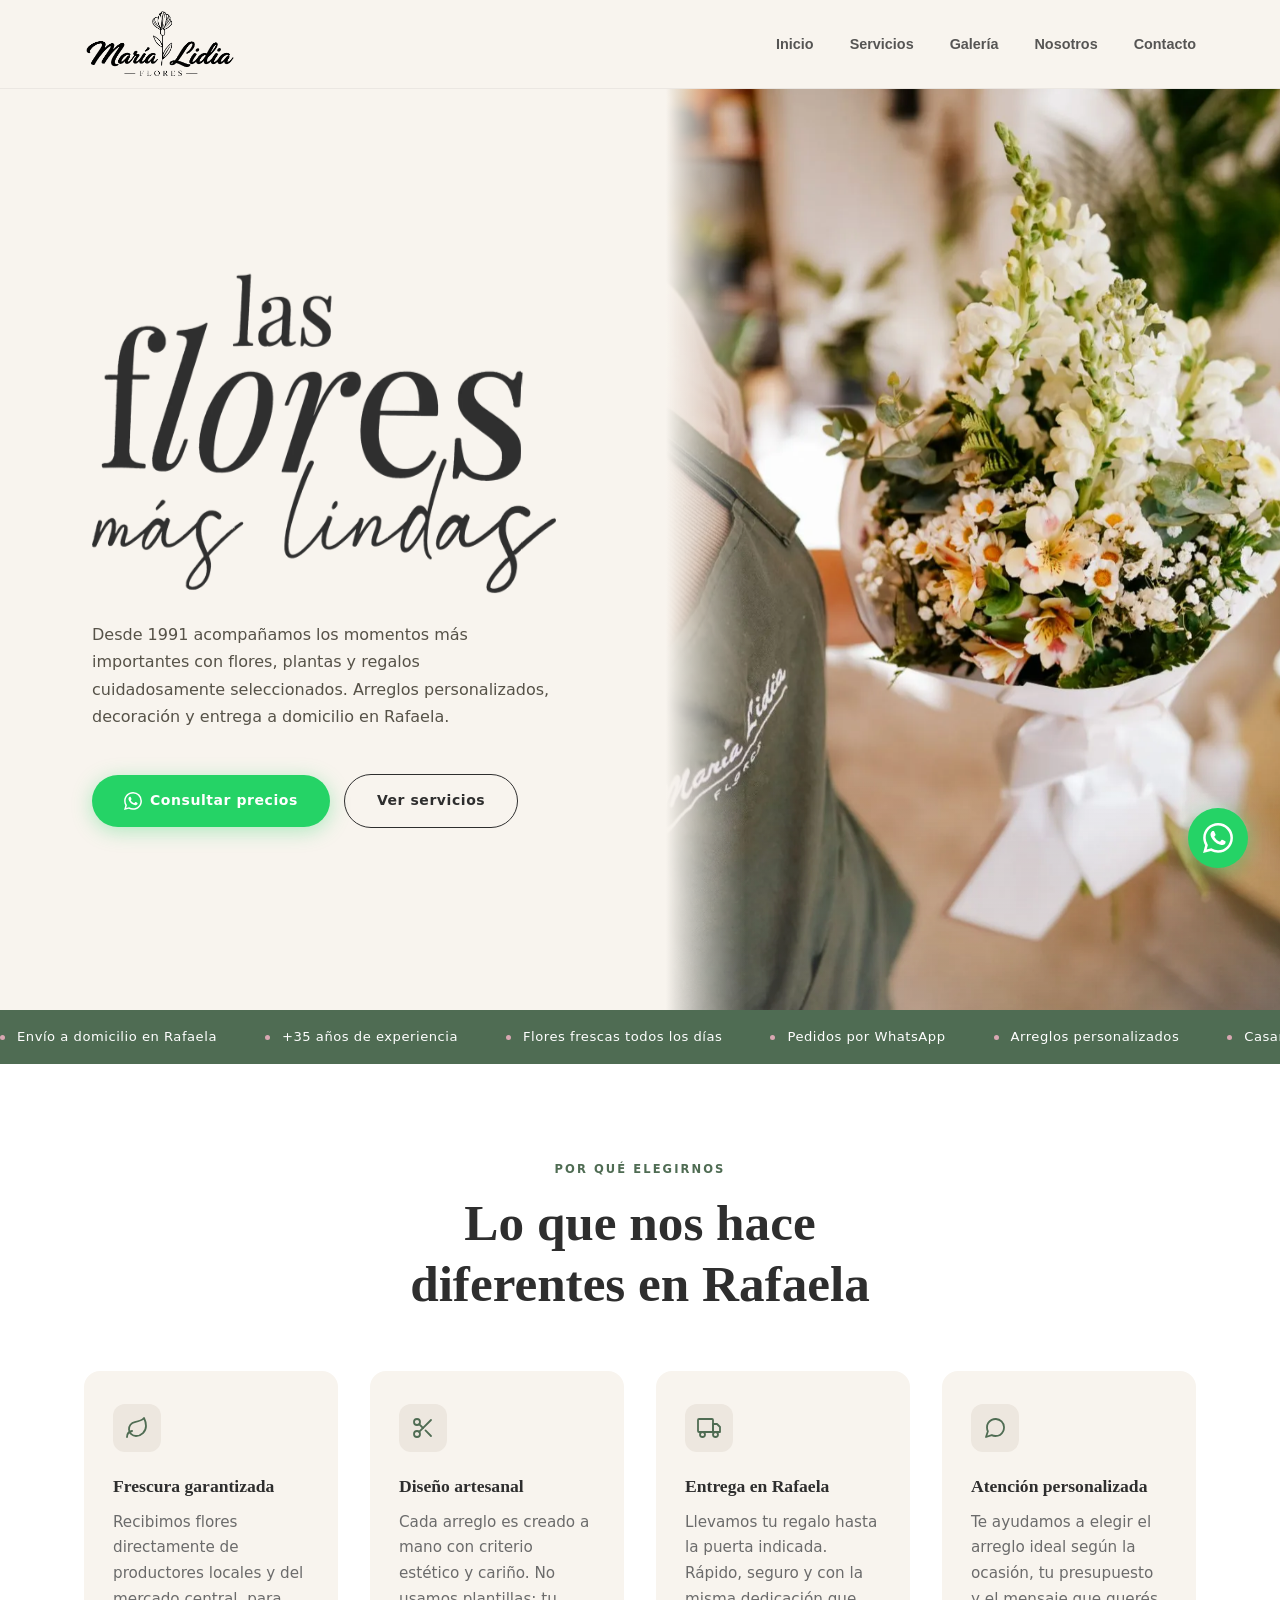
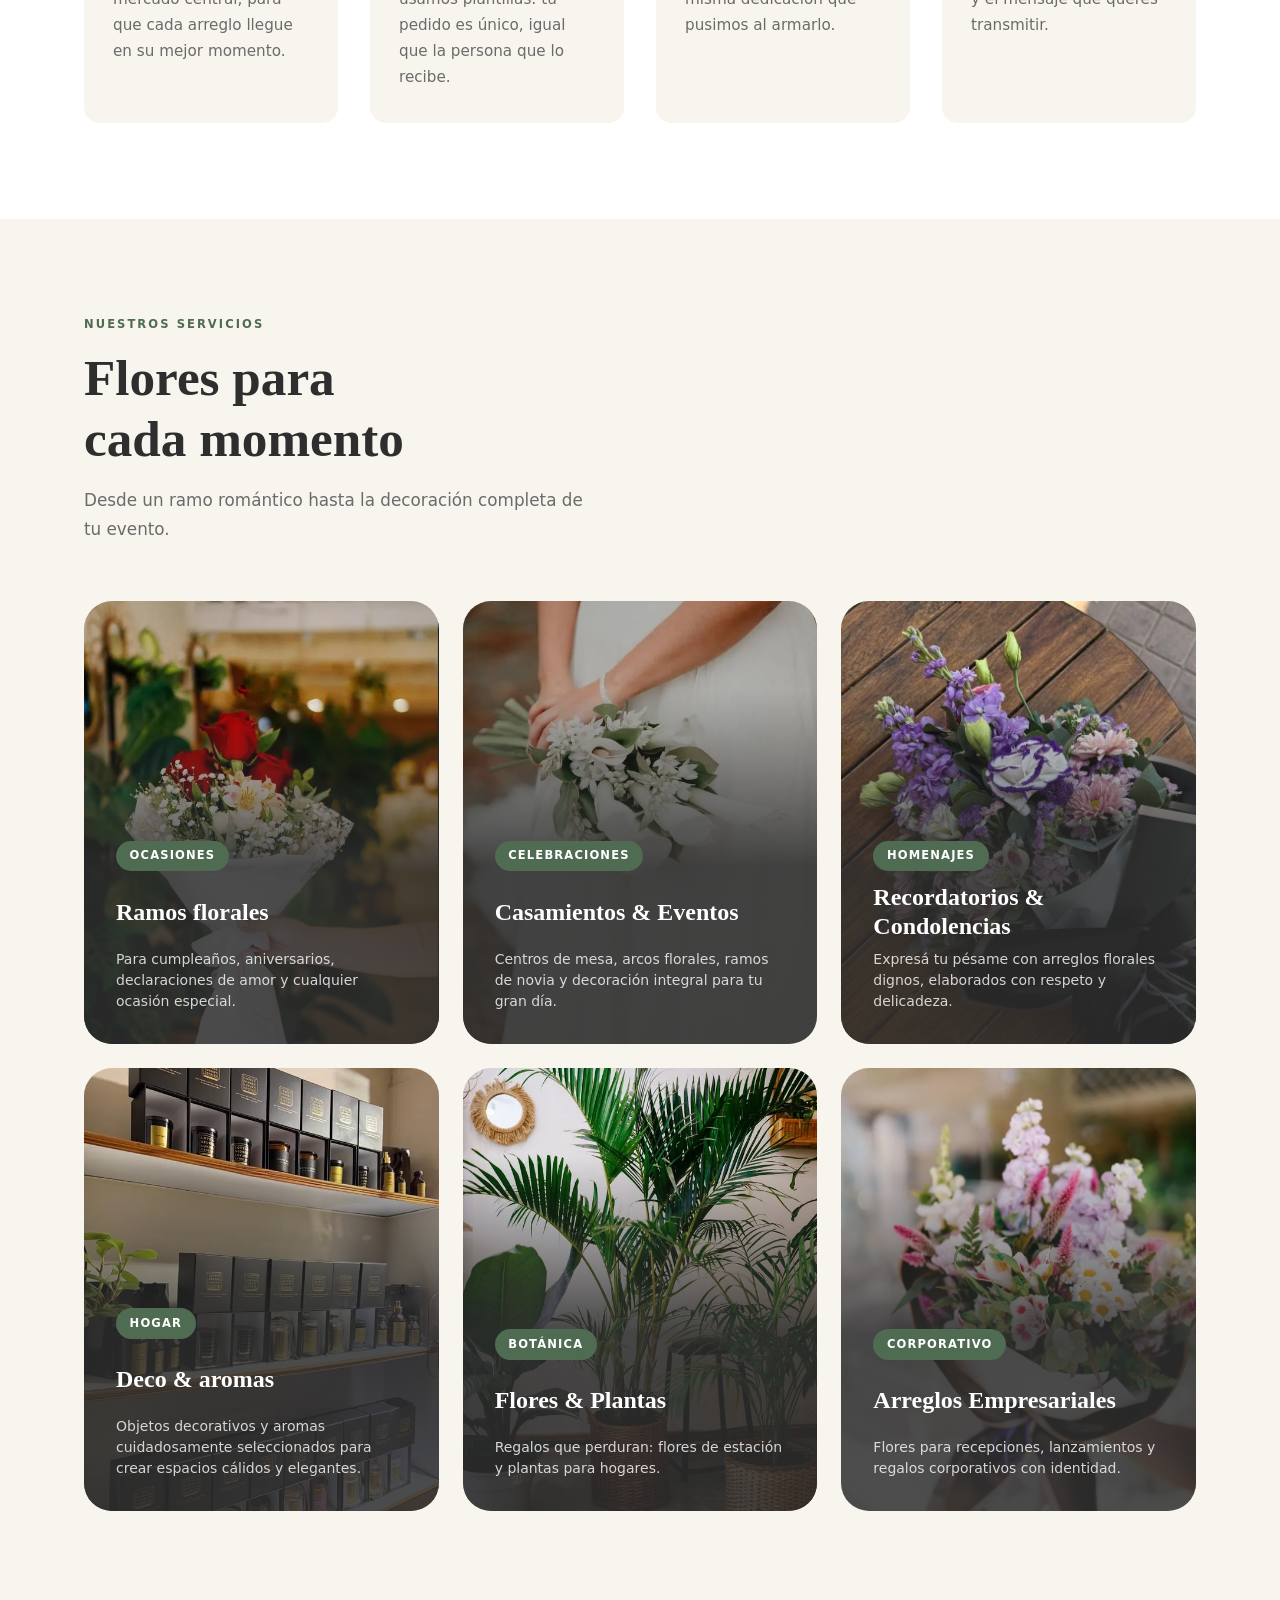
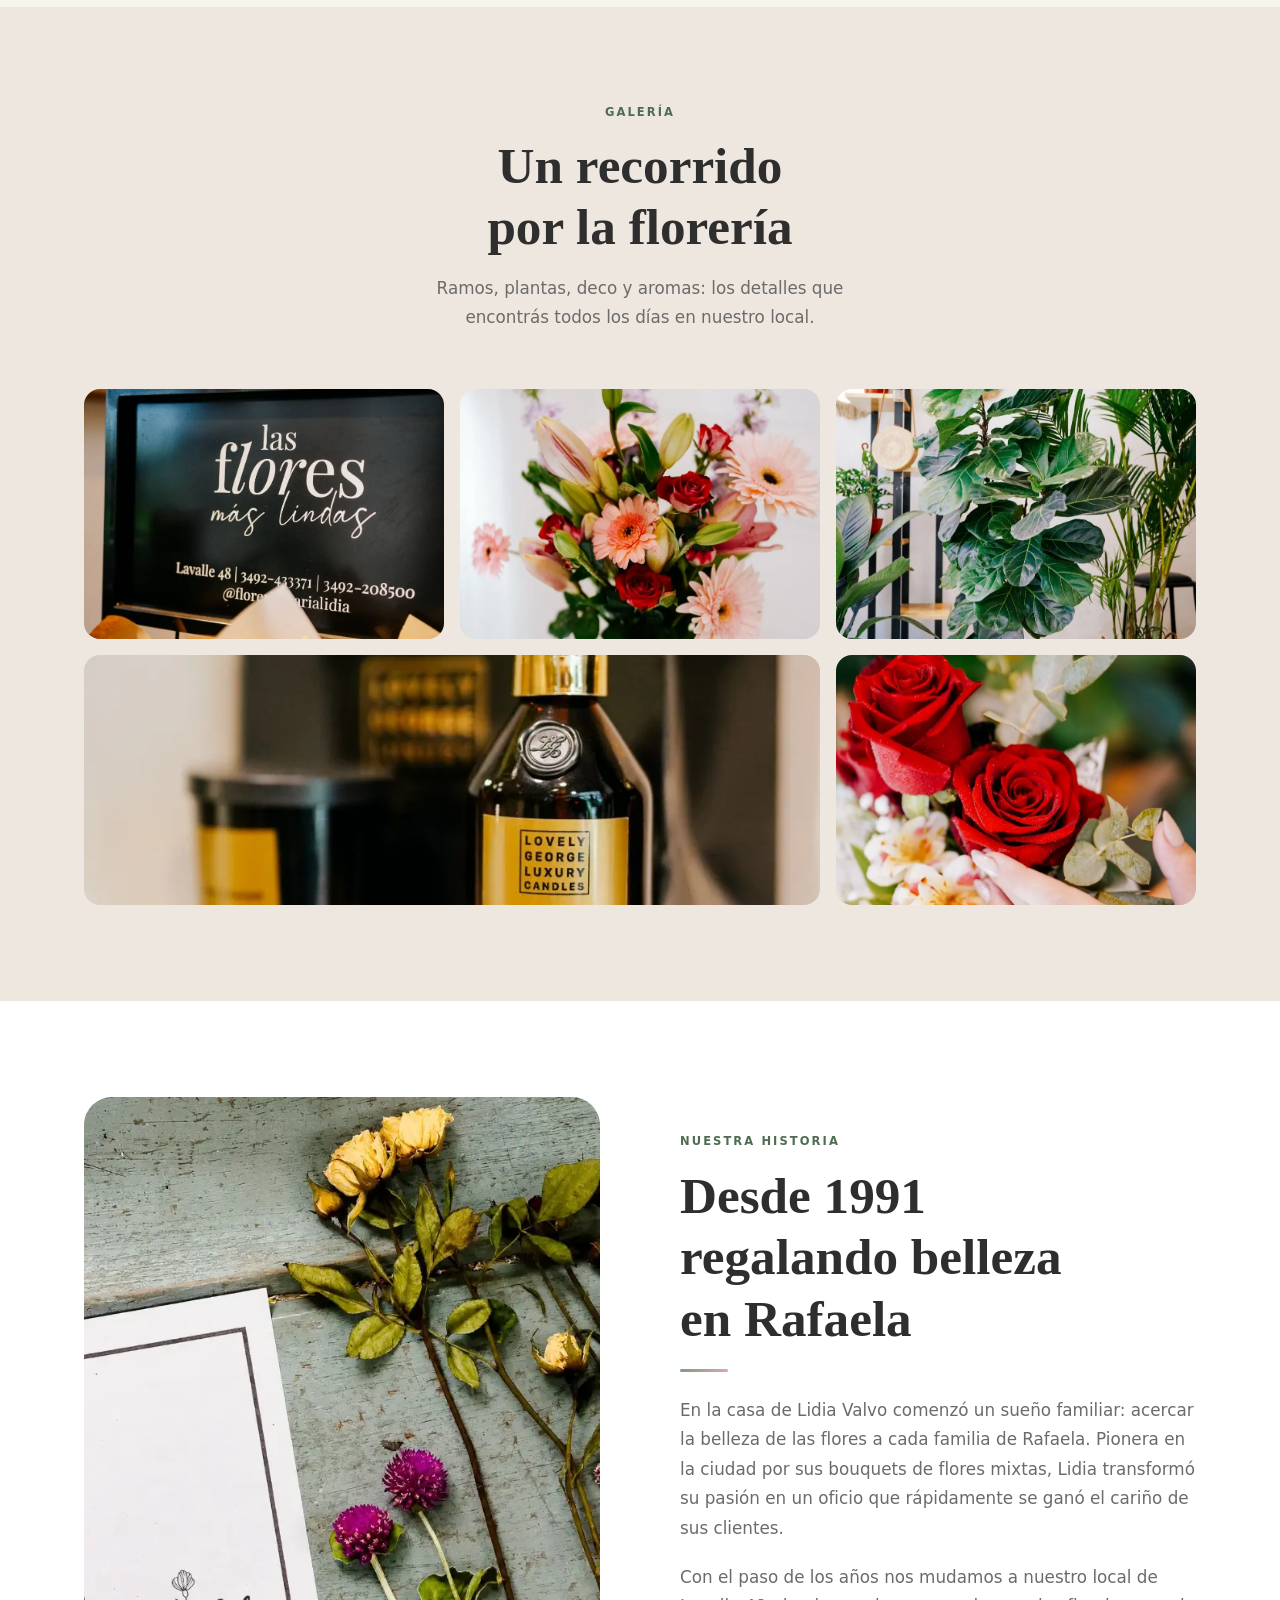
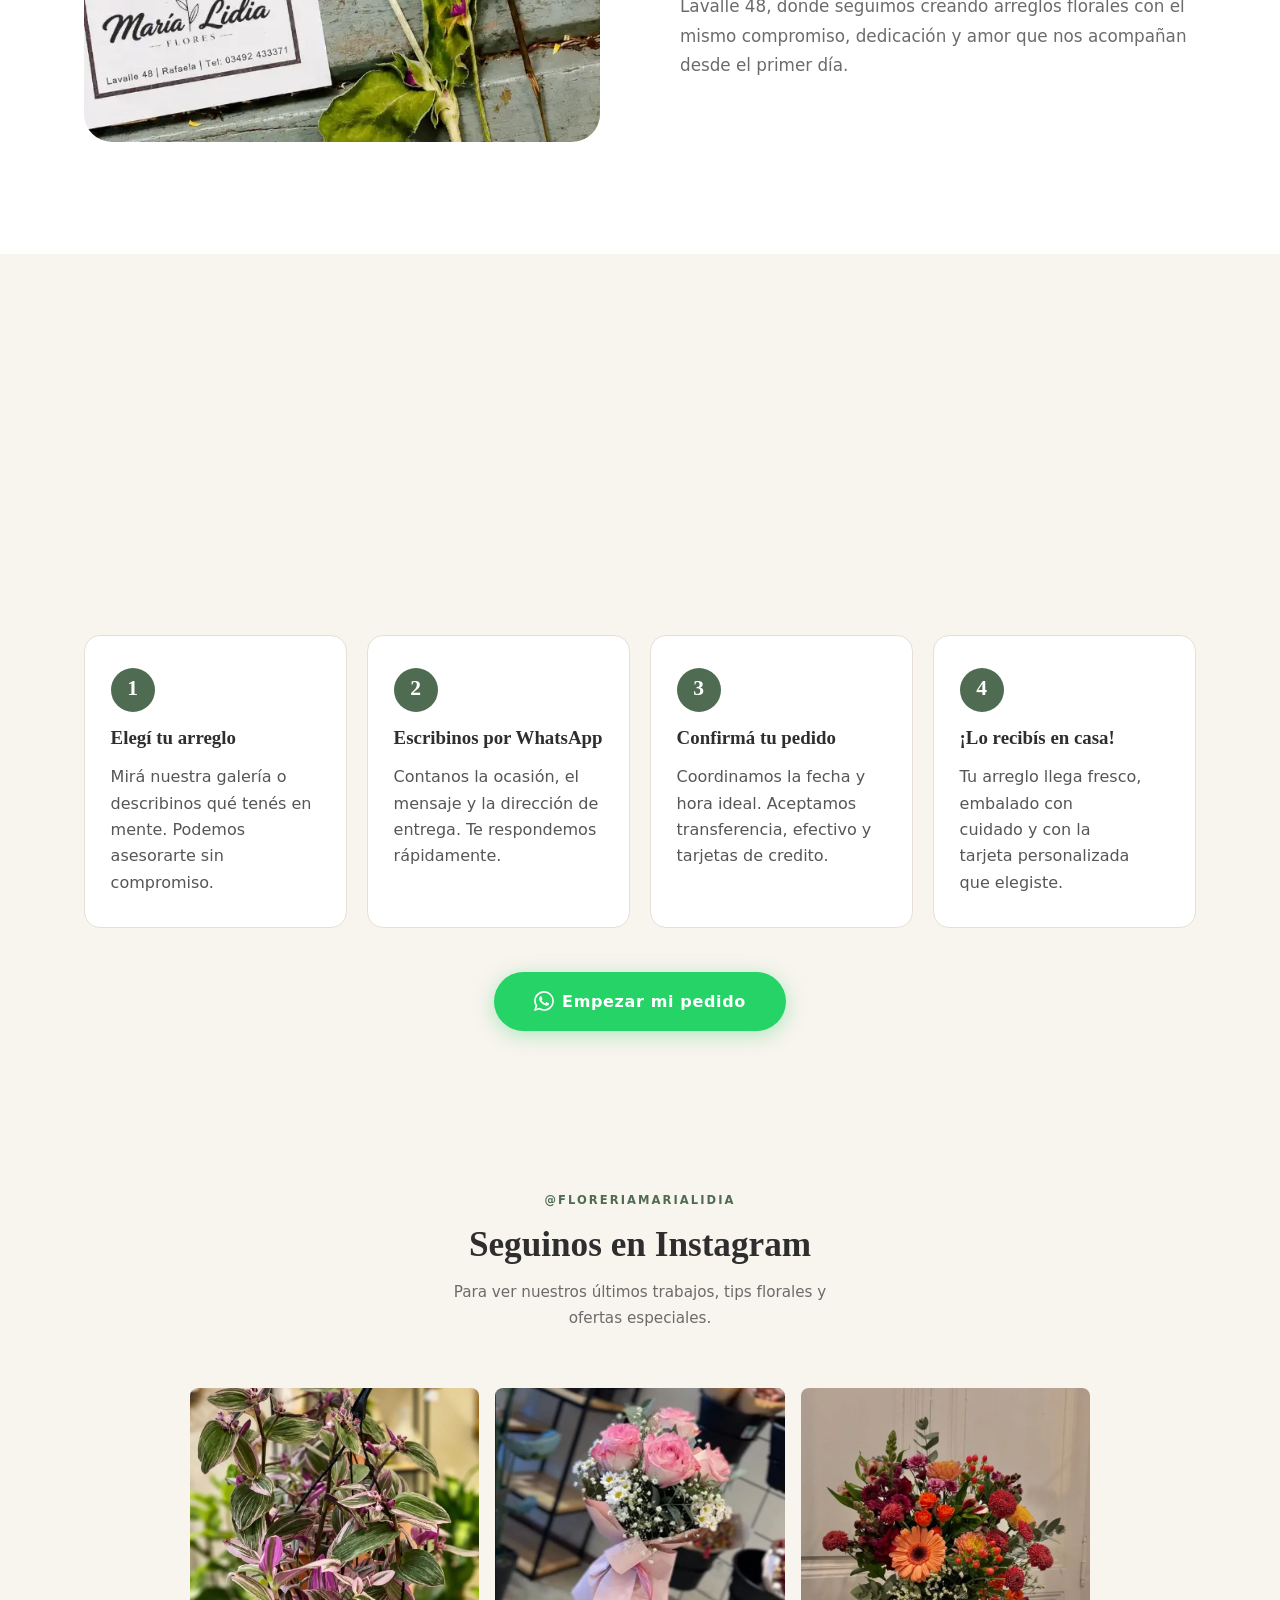
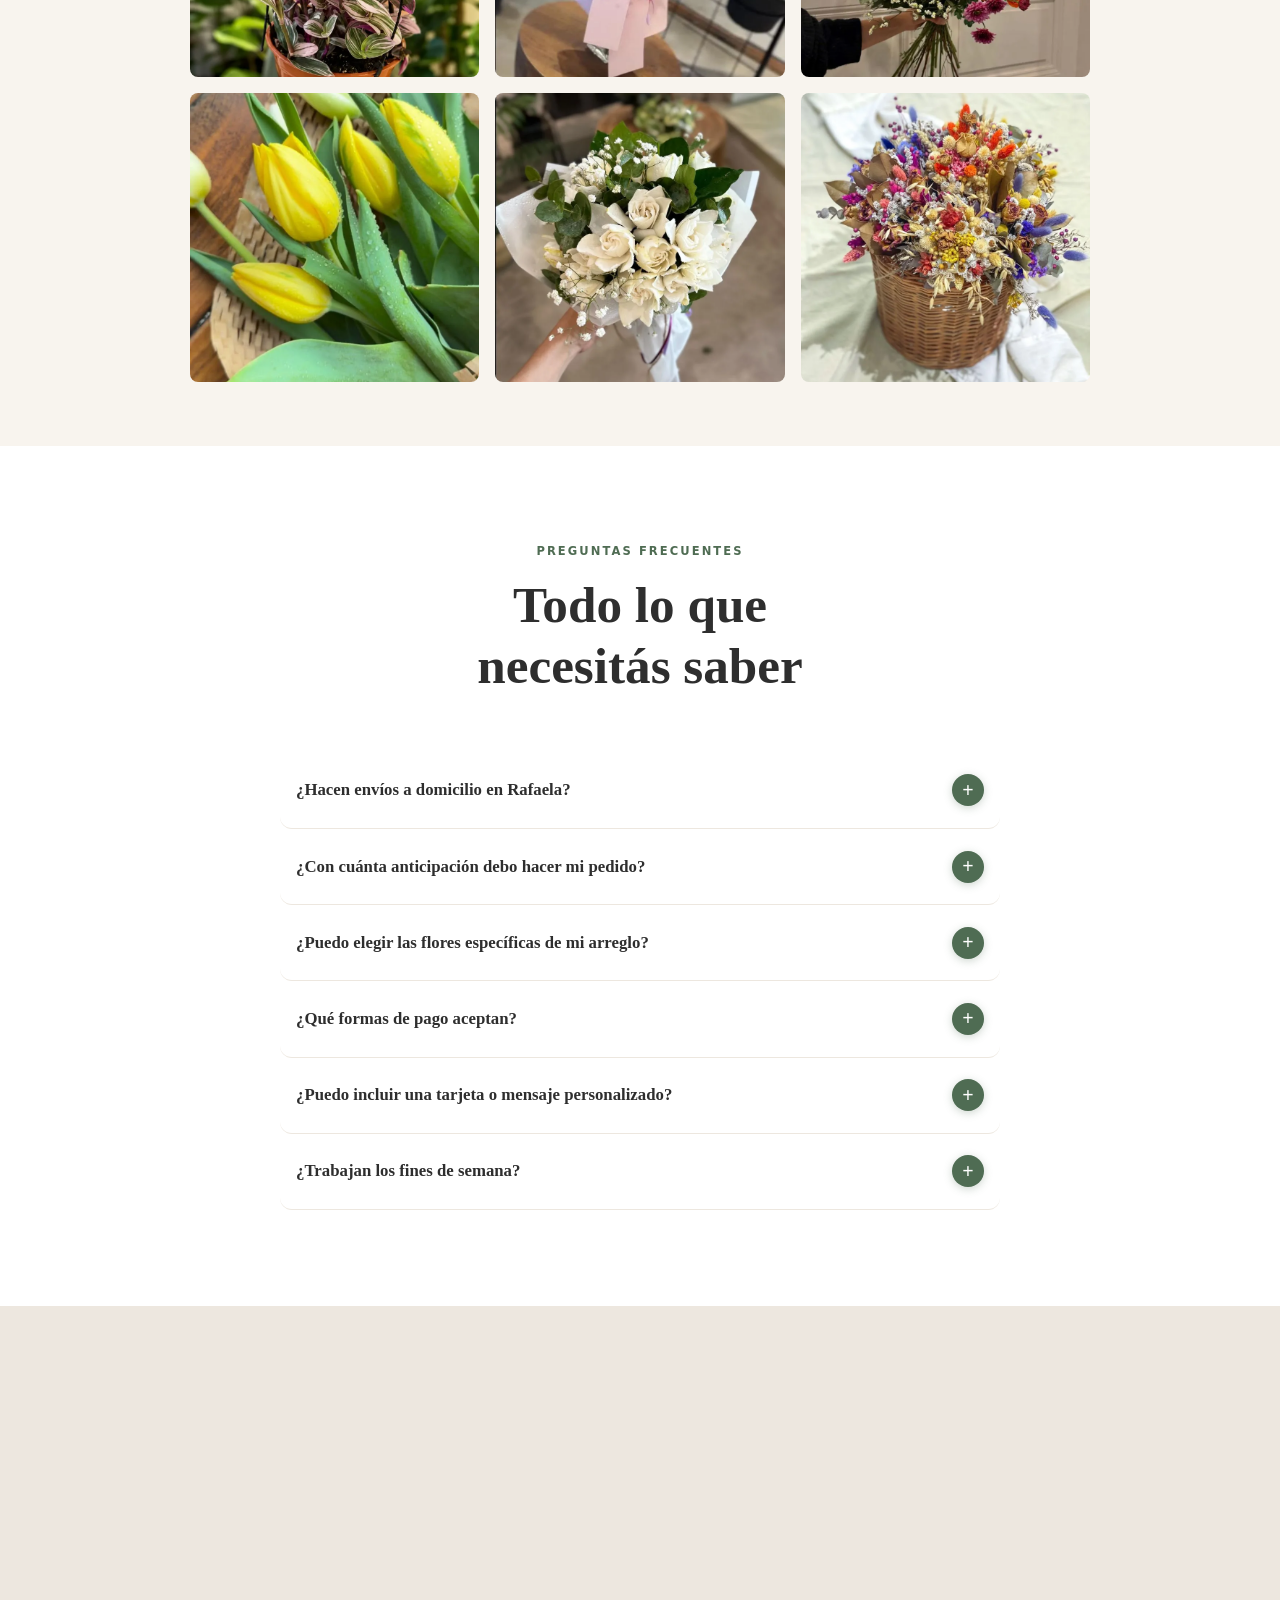
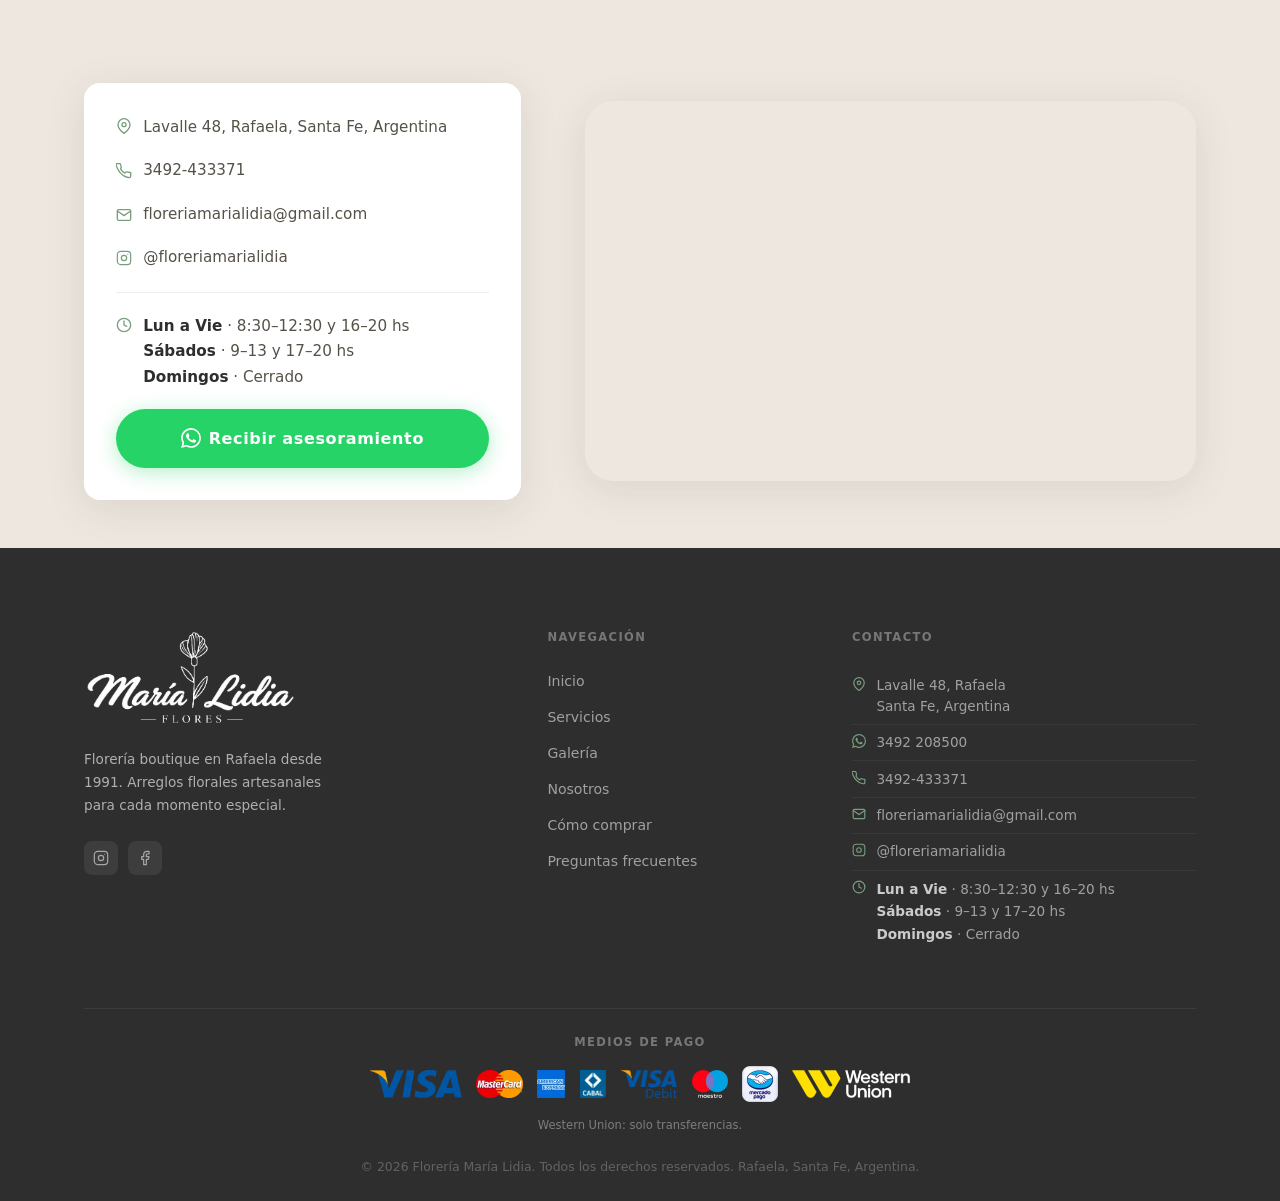
<file: iiindex.html>
<!DOCTYPE html>
<html lang="es-AR"><head>
  <meta charset="UTF-8">
  
  <link rel="icon" type="image/png" sizes="16x16" href="img/favicon-16.png">
  <link rel="icon" type="image/png" sizes="32x32" href="img/favicon-32.png">
  <link rel="icon" type="image/png" sizes="48x48" href="img/favicon-48.png">
  <link rel="shortcut icon" href="img/favicon-32.png">
  <link rel="apple-touch-icon" sizes="180x180" href="img/apple-touch-icon.png">
  <meta name="viewport" content="width=device-width, initial-scale=1.0">
  <meta name="theme-color" content="#7A9E7E">
  <title>Florería María Lidia | Arreglos Florales y Ramos en Rafaela, Santa Fe</title>
  <meta name="description" content="Florería María Lidia en Rafaela, Santa Fe. Más de 30 años creando ramos de flores y arreglos florales para cumpleaños, aniversarios, casamientos y eventos. Envío a domicilio. ¡Consultá por WhatsApp!">
  <link rel="canonical" href="https://www.floreriamarialidia.com.ar/">
  <meta name="robots" content="index, follow">
  <meta name="geo.region" content="AR-S">
  <meta name="geo.placename" content="Rafaela, Santa Fe, Argentina">
  <meta property="og:type" content="website">
  <meta property="og:url" content="https://www.floreriamarialidia.com.ar/">
  <meta property="og:site_name" content="Florería María Lidia">
  <meta property="og:title" content="Florería María Lidia | Flores y Arreglos en Rafaela">
  <meta property="og:description" content="Arreglos florales únicos para cada momento especial. Más de 30 años en Rafaela.">
  <meta property="og:locale" content="es_AR">
  <meta property="og:image" content="https://www.floreriamarialidia.com.ar/og-image.jpg">
  <meta property="og:image:width" content="1200">
  <meta property="og:image:height" content="630">
  <meta property="og:image:alt" content="Ramo artesanal de Florería María Lidia, Rafaela">
  <meta name="twitter:card" content="summary_large_image">
  <meta name="twitter:title" content="Florería María Lidia | Flores y Arreglos en Rafaela">
  <meta name="twitter:description" content="Arreglos florales únicos para cada momento especial. Más de 30 años en Rafaela.">
  <meta name="twitter:image" content="https://www.floreriamarialidia.com.ar/og-image.jpg">
  <script type="application/ld+json">
  {
    "@context": "https://schema.org",
    "@type": [
      "LocalBusiness",
      "Florist"
    ],
    "name": "Florería María Lidia",
    "description": "Florería boutique en Rafaela, Santa Fe. Arreglos florales artesanales desde 1991.",
    "url": "https://www.floreriamarialidia.com.ar",
    "telephone": "+5493492208500",
    "email": "floreriamarialidia@gmail.com",
    "foundingDate": "1991",
    "image": "https://www.floreriamarialidia.com.ar/og-image.jpg",
    "logo": "https://www.floreriamarialidia.com.ar/img/01-maria-lidia-flores.webp",
    "hasMap": "https://www.google.com/maps/search/?api=1&query=Lavalle+48%2C+Rafaela%2C+Santa+Fe",
    "priceRange": "$$",
    "address": {
      "@type": "PostalAddress",
      "streetAddress": "Lavalle 48",
      "addressLocality": "Rafaela",
      "addressRegion": "Santa Fe",
      "postalCode": "2300",
      "addressCountry": "AR"
    },
    "geo": {
      "@type": "GeoCoordinates",
      "latitude": -31.2525,
      "longitude": -61.4873
    },
    "openingHoursSpecification": [
      {
        "@type": "OpeningHoursSpecification",
        "dayOfWeek": [
          "Monday",
          "Tuesday",
          "Wednesday",
          "Thursday",
          "Friday"
        ],
        "opens": "08:30",
        "closes": "12:30"
      },
      {
        "@type": "OpeningHoursSpecification",
        "dayOfWeek": [
          "Monday",
          "Tuesday",
          "Wednesday",
          "Thursday",
          "Friday"
        ],
        "opens": "16:00",
        "closes": "20:00"
      },
      {
        "@type": "OpeningHoursSpecification",
        "dayOfWeek": "Saturday",
        "opens": "09:00",
        "closes": "13:00"
      },
      {
        "@type": "OpeningHoursSpecification",
        "dayOfWeek": "Saturday",
        "opens": "17:00",
        "closes": "20:00"
      }
    ],
    "sameAs": [
      "https://www.instagram.com/floreriamarialidia",
      "https://www.facebook.com/floreriamarialidia"
    ]
  }
  </script>
  <!-- ════════════════════════════════════════════════════════════════
       aggregateRating: NO completar con números inventados.
       Google penaliza reseñas falsas. Cuando tengas tu rating real de
       Google Business Profile, agregá este bloque DENTRO del JSON-LD de
       arriba (p. ej. justo después de "priceRange"), con tus datos reales:

         "aggregateRating": {
           "@type": "AggregateRating",
           "ratingValue": "4.9",      ← tu promedio real
           "reviewCount": "127"        ← cantidad real de reseñas
         },
  ═════════════════════════════════════════════════════════════════════ -->
  <script type="application/ld+json">
  {
    "@context": "https://schema.org",
    "@type": "FAQPage",
    "mainEntity": [
      {
        "@type": "Question",
        "name": "¿Hacen envíos a domicilio en Rafaela?",
        "acceptedAnswer": {
          "@type": "Answer",
          "text": "Sí, realizamos envíos en toda la ciudad de Rafaela y zonas cercanas. El costo de envío varía según la distancia y se informa al confirmar el pedido."
        }
      },
      {
        "@type": "Question",
        "name": "¿Con cuánta anticipación debo hacer mi pedido?",
        "acceptedAnswer": {
          "@type": "Answer",
          "text": "Para pedidos estándar, recomendamos al menos 24 horas. Para eventos grandes como casamientos, lo ideal es consultar con 2 semanas de anticipación. Para urgencias, ¡escribinos igual!"
        }
      },
      {
        "@type": "Question",
        "name": "¿Puedo elegir las flores específicas de mi arreglo?",
        "acceptedAnswer": {
          "@type": "Answer",
          "text": "Absolutamente. Podés elegir el tipo de flores, colores, tamaño y estilo. Trabajamos en conjunto con vos para crear algo que represente lo que querés transmitir. Sujeto a disponibilidad."
        }
      },
      {
        "@type": "Question",
        "name": "¿Qué formas de pago aceptan?",
        "acceptedAnswer": {
          "@type": "Answer",
          "text": "Podés pagar mediante transferencia bancaria, en efectivo o con tarjetas de crédito y débito. Los envíos y las reservas se toman con pago anticipado para garantizar la disponibilidad y confirmar tu pedido."
        }
      },
      {
        "@type": "Question",
        "name": "¿Puedo incluir una tarjeta o mensaje personalizado?",
        "acceptedAnswer": {
          "@type": "Answer",
          "text": "¡Claro! Incluimos tarjeta personalizada sin costo adicional. Solo contanos qué querés que diga al hacer el pedido."
        }
      },
      {
        "@type": "Question",
        "name": "¿Trabajan los fines de semana?",
        "acceptedAnswer": {
          "@type": "Answer",
          "text": "Sí. Atendemos de lunes a viernes de 8:30 a 12:30 hs y de 16:00 a 20:00 hs. Los sábados de 9:00 a 13:00 hs y de 17:00 a 20:00 hs. Para urgencias fuera del horario, podés escribirnos por WhatsApp."
        }
      }
    ]
  }
  </script>
  <link rel="preconnect" href="https://fonts.googleapis.com">
  <link rel="preconnect" href="https://fonts.gstatic.com" crossorigin="">
  <link rel="stylesheet" href="css/styles.css">
</head>
<body>
<template id="__bundler_thumbnail" data-bg-color="#F8F4EE">
  <svg viewBox="0 0 1200 800" xmlns="http://www.w3.org/2000/svg">
    <rect width="1200" height="800" fill="#F8F4EE"></rect>
    <g transform="translate(600,360)" fill="none" stroke="#7A9E7E" stroke-width="14" stroke-linecap="round" stroke-linejoin="round">
      <circle cx="0" cy="0" r="46" fill="#D8A7B1" stroke="none"></circle>
      <ellipse cx="0" cy="-92" rx="34" ry="58"></ellipse>
      <ellipse cx="80" cy="-46" rx="58" ry="34"></ellipse>
      <ellipse cx="80" cy="46" rx="58" ry="34"></ellipse>
      <ellipse cx="0" cy="92" rx="34" ry="58"></ellipse>
      <ellipse cx="-80" cy="46" rx="58" ry="34"></ellipse>
      <ellipse cx="-80" cy="-46" rx="58" ry="34"></ellipse>
      <path d="M0 92 L0 230" stroke-width="16"></path>
    </g>
    <text x="600" y="640" text-anchor="middle" font-family="Georgia, serif" font-size="58" font-style="italic" fill="#2E2E2E">Florería María Lidia</text>
  </svg>
</template>

<!-- HEADER -->
<header id="header" role="banner">
  <div class="container">
    <nav class="nav-inner" aria-label="Navegación principal" style="font-family: sans-serif">
      <a href="#hero" class="nav-logo" aria-label="Florería María Lidia - Inicio">
        <img src="img/01-maria-lidia-flores.webp" alt="María Lidia Flores">
      </a>
      <div class="nav-links" role="list">
        <a href="#hero" style="font-weight:600">Inicio</a>
        <a href="#servicios" style="font-weight:600">Servicios</a>
        <a href="#galeria" style="font-weight:600">Galería</a>
        <a href="#nosotros" style="font-weight:600">Nosotros</a>
        <a href="#contacto" style="font-weight:600">Contacto</a>
      </div>
      <button class="hamburger" id="hamburger" aria-label="Abrir menú" aria-expanded="false" aria-controls="mobile-nav">
        <span></span><span></span><span></span>
      </button>
    </nav>
  </div>
</header>
<nav class="mobile-nav" id="mobile-nav" role="dialog" aria-modal="true">
  <button class="mobile-close" id="mobile-close" aria-label="Cerrar menú">✕</button>
  <a href="#hero" class="mobile-link">Inicio</a>
  <a href="#servicios" class="mobile-link">Servicios</a>
  <a href="#galeria" class="mobile-link">Galería</a>
  <a href="#nosotros" class="mobile-link">Nosotros</a>
  <a href="#faq" class="mobile-link">FAQ</a>
  <a href="#contacto" class="mobile-link">Contacto</a>
  <a href="https://wa.me/5493492208500?text=Hola!%20Quiero%20consultar%20sobre%20flores." class="btn btn-wapp" target="_blank" rel="noopener">Pedir por WhatsApp</a>
</nav>
<main>
<!-- HERO -->
<section id="hero" role="region" aria-label="Inicio">
  <div class="hero-inner">

    <!-- Columna texto (izquierda) -->
    <div class="hero-content">
      <h1 class="hero-title">
        <img src="img/02-las-flores-mas-lindas-floreria-m.webp" alt="Las flores más lindas — Florería María Lidia en Rafaela" class="hero-title-img">
      </h1>
      <p class="hero-subtitle">
        Desde 1991 acompañamos los momentos más importantes con flores, plantas y regalos cuidadosamente seleccionados. Arreglos personalizados, decoración y entrega a domicilio en Rafaela.<br>
      </p>
      <div class="hero-actions">
        <a href="https://wa.me/5493492208500?text=Hola!%20Quer%C3%ADa%20consultar%20precios%20de%20sus%20arreglos." class="btn btn-wapp" target="_blank" rel="noopener">
          <svg width="18" height="18" viewBox="0 0 24 24" fill="currentColor" aria-hidden="true"><path d="M17.472 14.382c-.297-.149-1.758-.867-2.03-.967-.273-.099-.471-.148-.67.15-.197.297-.767.966-.94 1.164-.173.199-.347.223-.644.075-.297-.15-1.255-.463-2.39-1.475-.883-.788-1.48-1.761-1.653-2.059-.173-.297-.018-.458.13-.606.134-.133.298-.347.446-.52.149-.174.198-.298.298-.497.099-.198.05-.371-.025-.52-.075-.149-.669-1.612-.916-2.207-.242-.579-.487-.5-.669-.51-.173-.008-.371-.01-.57-.01-.198 0-.52.074-.792.372-.272.297-1.04 1.016-1.04 2.479 0 1.462 1.065 2.875 1.213 3.074.149.198 2.096 3.2 5.077 4.487.709.306 1.262.489 1.694.625.712.227 1.36.195 1.871.118.571-.085 1.758-.719 2.006-1.413.248-.694.248-1.289.173-1.413-.074-.124-.272-.198-.57-.347m-5.421 7.403h-.004a9.87 9.87 0 01-5.031-1.378l-.361-.214-3.741.982.998-3.648-.235-.374a9.86 9.86 0 01-1.51-5.26c.001-5.45 4.436-9.884 9.888-9.884 2.64 0 5.122 1.03 6.988 2.898a9.825 9.825 0 012.893 6.994c-.003 5.45-4.437 9.884-9.885 9.884m8.413-18.297A11.815 11.815 0 0012.05 0C5.495 0 .16 5.335.157 11.892c0 2.096.547 4.142 1.588 5.945L.057 24l6.305-1.654a11.882 11.882 0 005.683 1.448h.005c6.554 0 11.89-5.335 11.893-11.893a11.821 11.821 0 00-3.48-8.413Z"></path></svg>
          Consultar precios
        </a>
        <a href="#servicios" class="btn btn-outline">Ver servicios</a>
      </div>
    </div>

    <!-- Columna foto (derecha) -->
    <div class="hero-photo-col">
      <img src="img/03-ramo-artesanal-de-lisianthus-bla.webp" alt="Ramo artesanal de lisianthus blancos y rosas amarillas — Florería María Lidia Rafaela" loading="eager" fetchpriority="high">
    </div>

  </div>
</section>

<!-- RIBBON -->
<div class="ribbon" aria-hidden="true">
  <div class="ribbon-track">
    <span class="ribbon-item"><span class="ribbon-dot"></span>Envío a domicilio en Rafaela</span>
    <span class="ribbon-item"><span class="ribbon-dot"></span>+35 años de experiencia</span>
    <span class="ribbon-item"><span class="ribbon-dot"></span>Flores frescas todos los días</span>
    <span class="ribbon-item"><span class="ribbon-dot"></span>Pedidos por WhatsApp</span>
    <span class="ribbon-item"><span class="ribbon-dot"></span>Arreglos personalizados</span>
    <span class="ribbon-item"><span class="ribbon-dot"></span>Casamientos y eventos</span>
    <span class="ribbon-item"><span class="ribbon-dot"></span>Envío a domicilio en Rafaela</span>
    <span class="ribbon-item"><span class="ribbon-dot"></span>+35 años de experiencia</span>
    <span class="ribbon-item"><span class="ribbon-dot"></span>Flores frescas todos los días</span>
    <span class="ribbon-item"><span class="ribbon-dot"></span>Pedidos por WhatsApp</span>
    <span class="ribbon-item"><span class="ribbon-dot"></span>Arreglos personalizados</span>
    <span class="ribbon-item"><span class="ribbon-dot"></span>Casamientos y eventos</span>
  </div>
</div>

<!-- BENEFITS -->
<section id="beneficios" class="section" role="region" aria-labelledby="beneficios-title">
  <div class="container">
    <div class="section-header text-center reveal">
      <span class="eyebrow">Por qué elegirnos</span>
      <h2 class="display-lg" id="beneficios-title" style="margin-top:.5rem;">Lo que nos hace<br>diferentes en Rafaela</h2>
    </div>
    <div class="benefits-grid">
      <article class="benefit-card reveal reveal-delay-1"><div class="benefit-icon"><svg viewBox="0 0 24 24" fill="none" stroke="currentColor" stroke-width="1.8" stroke-linecap="round" stroke-linejoin="round" aria-hidden="true"><path d="M11 20A7 7 0 0 1 9.8 6.1C15.5 5 17 4.48 19 2c1 2 2 4.18 2 8 0 5.5-4.78 10-10 10Z"/><path d="M2 21c0-3 1.85-5.36 5.08-6"/></svg></div><h3 class="benefit-title">Frescura garantizada</h3><p class="body-md">Recibimos flores directamente de productores locales y del mercado central, para que cada arreglo llegue en su mejor momento.</p></article>
      <article class="benefit-card reveal reveal-delay-2"><div class="benefit-icon"><svg viewBox="0 0 24 24" fill="none" stroke="currentColor" stroke-width="1.8" stroke-linecap="round" stroke-linejoin="round" aria-hidden="true"><circle cx="6" cy="6" r="3"/><circle cx="6" cy="18" r="3"/><line x1="20" y1="4" x2="8.12" y2="15.88"/><line x1="14.47" y1="14.48" x2="20" y2="20"/><line x1="8.12" y1="8.12" x2="12" y2="12"/></svg></div><h3 class="benefit-title">Diseño artesanal</h3><p class="body-md">Cada arreglo es creado a mano con criterio estético y cariño. No usamos plantillas: tu pedido es único, igual que la persona que lo recibe.</p></article>
      <article class="benefit-card reveal reveal-delay-3"><div class="benefit-icon"><svg viewBox="0 0 24 24" fill="none" stroke="currentColor" stroke-width="1.8" stroke-linecap="round" stroke-linejoin="round" aria-hidden="true"><rect x="1" y="3" width="15" height="13" rx="1"/><polygon points="16 8 20 8 23 11 23 16 16 16 16 8"/><circle cx="5.5" cy="18.5" r="2.5"/><circle cx="18.5" cy="18.5" r="2.5"/></svg></div><h3 class="benefit-title">Entrega en Rafaela</h3><p class="body-md">Llevamos tu regalo hasta la puerta indicada. Rápido, seguro y con la misma dedicación que pusimos al armarlo.</p></article>
      <article class="benefit-card reveal reveal-delay-4"><div class="benefit-icon"><svg viewBox="0 0 24 24" fill="none" stroke="currentColor" stroke-width="1.8" stroke-linecap="round" stroke-linejoin="round" aria-hidden="true"><path d="M21 11.5a8.38 8.38 0 0 1-.9 3.8 8.5 8.5 0 0 1-7.6 4.7 8.38 8.38 0 0 1-3.8-.9L3 21l1.9-5.7a8.38 8.38 0 0 1-.9-3.8 8.5 8.5 0 0 1 4.7-7.6 8.38 8.38 0 0 1 3.8-.9h.5a8.48 8.48 0 0 1 8 8v.5Z"/></svg></div><h3 class="benefit-title">Atención personalizada</h3><p class="body-md">Te ayudamos a elegir el arreglo ideal según la ocasión, tu presupuesto y el mensaje que querés transmitir.</p></article>
    </div>
  </div>
</section>

<!-- SERVICES -->
<section id="servicios" class="section" role="region" aria-labelledby="servicios-title">
  <div class="container">
    <div class="section-header reveal">
      <span class="eyebrow">Nuestros servicios</span>
      <h2 class="display-lg" id="servicios-title">Flores para<br>cada momento</h2>
      <p class="body-lg" style="max-width:520px;margin-top:1rem;font-weight:500">Desde un ramo romántico hasta la decoración completa de tu evento.</p>
    </div>

    <!-- DESKTOP: grid 3x2, oculta en mobile -->
    <div class="services-grid services-grid-desktop">
      
      <article class="service-card reveal reveal-delay-1" onclick="window.open('https://wa.me/5493492208500?text=Hola%2C%20me%20gustar%C3%ADa%20consultar%20por%20ramos%20florales.%20%C2%BFPodr%C3%ADan%20mostrarme%20opciones%20disponibles%20y%20valores%3F','_blank','noopener')" style="cursor:pointer;">
        <img src="img/04-ramos-y-bouquets-floreria-maria-.webp" alt="Ramos y bouquets — Florería María Lidia Rafaela" loading="lazy">
        <div class="service-overlay">
          <span class="service-tag">ocasiones</span>
          <h3 class="service-name">Ramos florales</h3>
          <p class="service-desc">Para cumpleaños, aniversarios, declaraciones de amor y cualquier ocasión especial.</p>
        </div>
      </article>
      <article class="service-card reveal reveal-delay-2" onclick="window.open('https://wa.me/5493492208500?text=Hola%2C%20me%20gustar%C3%ADa%20recibir%20informaci%C3%B3n%20para%20un%20casamiento%20o%20evento.%20%C2%BFPodr%C3%ADan%20asesorarme%3F','_blank','noopener')" style="cursor:pointer;">
        <img src="img/05-casamientos-y-eventos-florales-f.webp" alt="Casamientos y eventos florales — Florería María Lidia Rafaela" loading="lazy">
        <div class="service-overlay">
          <span class="service-tag">celebraciones</span>
          <h3 class="service-name">Casamientos &amp; Eventos</h3>
          <p class="service-desc">Centros de mesa, arcos florales, ramos de novia y decoración integral para tu gran día.</p>
        </div>
      </article>
      <article class="service-card reveal reveal-delay-3" onclick="window.open('https://wa.me/5493492208500?text=Hola%2C%20necesito%20informaci%C3%B3n%20sobre%20recordatorios%20y%20condolencias.%20%C2%BFPodr%C3%ADan%20ayudarme%3F','_blank','noopener')" style="cursor:pointer;">
        <img src="img/06-coronas-y-condolencias-floreria-.webp" alt="Coronas y condolencias — Florería María Lidia Rafaela" loading="lazy">
        <div class="service-overlay">
          <span class="service-tag">Homenajes</span>
          <h3 class="service-name">Recordatorios &amp; Condolencias</h3>
          <p class="service-desc">Expresá tu pésame con arreglos florales dignos, elaborados con respeto y delicadeza.</p>
        </div>
      </article>
      <article class="service-card reveal reveal-delay-1" onclick="window.open('https://wa.me/5493492208500?text=Hola%2C%20me%20gustar%C3%ADa%20consultar%20por%20productos%20de%20decoraci%C3%B3n%20y%20aromas%20para%20el%20hogar.%20%C2%BFQu%C3%A9%20opciones%20tienen%20disponibles%3F','_blank','noopener')" style="cursor:pointer;">
        <img src="img/07-deco-y-aromas-para-el-hogar-flor.webp" alt="Deco y aromas para el hogar — Florería María Lidia Rafaela" loading="lazy">
        <div class="service-overlay">
          <span class="service-tag">Hogar</span>
          <h3 class="service-name">Deco &amp; aromas</h3>
          <p class="service-desc">Objetos decorativos y aromas cuidadosamente seleccionados para crear espacios cálidos y elegantes.</p>
        </div>
      </article>
      <article class="service-card reveal reveal-delay-2" onclick="window.open('https://wa.me/5493492208500?text=Hola%2C%20me%20gustar%C3%ADa%20conocer%20las%20opciones%20de%20flores%20y%20plantas%20disponibles.%20%C2%BFPodr%C3%ADan%20enviarme%20informaci%C3%B3n%3F','_blank','noopener')" style="cursor:pointer;">
        <img src="img/08-flores-y-plantas-floreria-maria-.webp" alt="Flores y plantas — Florería María Lidia Rafaela" loading="lazy">
        <div class="service-overlay">
          <span class="service-tag">botánica</span>
          <h3 class="service-name">Flores &amp; Plantas</h3>
          <p class="service-desc">Regalos que perduran: flores de estación y plantas para hogares.</p>
        </div>
      </article>
      <article class="service-card reveal reveal-delay-3" onclick="window.open('https://wa.me/5493492208500?text=Hola%2C%20me%20gustar%C3%ADa%20recibir%20informaci%C3%B3n%20sobre%20arreglos%20empresariales%20para%20regalos%20corporativos%20o%20empresas.','_blank','noopener')" style="cursor:pointer;">
        <img src="img/09-arreglos-empresariales-floreria-.webp" alt="Arreglos empresariales — Florería María Lidia Rafaela" loading="lazy">
        <div class="service-overlay">
          <span class="service-tag">corporativo</span>
          <h3 class="service-name">Arreglos Empresariales</h3>
          <p class="service-desc">Flores para recepciones, lanzamientos y regalos corporativos con identidad.</p>
        </div>
      </article>
    </div>
  </div>

  <!-- MOBILE: carrusel, oculto en desktop -->
  <div class="sc-root" id="servicesCarousel" aria-label="Carrusel de servicios">
    <div class="sc-viewport">
      <div class="sc-track" id="scTrack">
        
        <div class="sc-slide" data-index="0" onclick="window.open('https://wa.me/5493492208500?text=Hola%2C%20me%20gustar%C3%ADa%20consultar%20por%20ramos%20florales.%20%C2%BFPodr%C3%ADan%20mostrarme%20opciones%20disponibles%20y%20valores%3F','_blank','noopener')" style="cursor:pointer;">
          <img src="img/10-ramos-y-bouquets-floreria-maria-.webp" alt="Ramos y bouquets — Florería María Lidia Rafaela" loading="lazy">
          <div class="sc-card-info">
            <span class="sc-tag">ocasiones</span>
            <h3 class="sc-name">Ramos florales</h3>
            <p class="sc-desc">Para cumpleaños, aniversarios, declaraciones de amor y cualquier ocasión especial.</p>
          </div>
        </div>
        <div class="sc-slide" data-index="1" onclick="window.open('https://wa.me/5493492208500?text=Hola%2C%20me%20gustar%C3%ADa%20recibir%20informaci%C3%B3n%20para%20un%20casamiento%20o%20evento.%20%C2%BFPodr%C3%ADan%20asesorarme%3F','_blank','noopener')" style="cursor:pointer;">
          <img src="img/11-casamientos-y-eventos-florales-f.webp" alt="Casamientos y eventos florales — Florería María Lidia Rafaela" loading="lazy">
          <div class="sc-card-info">
            <span class="sc-tag">celebraciones</span>
            <h3 class="sc-name">Casamientos &amp; Eventos</h3>
            <p class="sc-desc">Centros de mesa, arcos florales, ramos de novia y decoración integral para tu gran día.</p>
          </div>
        </div>
        <div class="sc-slide" data-index="2" onclick="window.open('https://wa.me/5493492208500?text=Hola%2C%20necesito%20informaci%C3%B3n%20sobre%20recordatorios%20y%20condolencias.%20%C2%BFPodr%C3%ADan%20ayudarme%3F','_blank','noopener')" style="cursor:pointer;">
          <img src="img/12-coronas-y-condolencias-floreria-.webp" alt="Coronas y condolencias — Florería María Lidia Rafaela" loading="lazy">
          <div class="sc-card-info">
            <span class="sc-tag">Homenajes</span>
            <h3 class="sc-name">Recordatorios &amp; Condolencias</h3>
            <p class="sc-desc">Expresá tu pésame con arreglos florales dignos, elaborados con respeto y delicadeza.</p>
          </div>
        </div>
        <div class="sc-slide" data-index="3" onclick="window.open('https://wa.me/5493492208500?text=Hola%2C%20me%20gustar%C3%ADa%20consultar%20por%20productos%20de%20decoraci%C3%B3n%20y%20aromas%20para%20el%20hogar.%20%C2%BFQu%C3%A9%20opciones%20tienen%20disponibles%3F','_blank','noopener')" style="cursor:pointer;">
          <img src="img/13-deco-y-aromas-para-el-hogar-flor.webp" alt="Deco y aromas para el hogar — Florería María Lidia Rafaela" loading="lazy">
          <div class="sc-card-info">
            <span class="sc-tag">Hogar</span>
            <h3 class="sc-name">Deco &amp; aromas</h3>
            <p class="sc-desc">Objetos decorativos y aromas cuidadosamente seleccionados para crear espacios cálidos y elegantes.</p>
          </div>
        </div>
        <div class="sc-slide" data-index="4" onclick="window.open('https://wa.me/5493492208500?text=Hola%2C%20me%20gustar%C3%ADa%20conocer%20las%20opciones%20de%20flores%20y%20plantas%20disponibles.%20%C2%BFPodr%C3%ADan%20enviarme%20informaci%C3%B3n%3F','_blank','noopener')" style="cursor:pointer;">
          <img src="img/14-flores-y-plantas-floreria-maria-.webp" alt="Flores y plantas — Florería María Lidia Rafaela" loading="lazy">
          <div class="sc-card-info">
            <span class="sc-tag">botánica</span>
            <h3 class="sc-name">Flores &amp; Plantas</h3>
            <p class="sc-desc">Regalos que perduran: flores de estación y plantas para hogares.</p>
          </div>
        </div>
        <div class="sc-slide" data-index="5" onclick="window.open('https://wa.me/5493492208500?text=Hola%2C%20me%20gustar%C3%ADa%20recibir%20informaci%C3%B3n%20sobre%20arreglos%20empresariales%20para%20regalos%20corporativos%20o%20empresas.','_blank','noopener')" style="cursor:pointer;">
          <img src="img/15-arreglos-empresariales-floreria-.webp" alt="Arreglos empresariales — Florería María Lidia Rafaela" loading="lazy">
          <div class="sc-card-info">
            <span class="sc-tag">corporativo</span>
            <h3 class="sc-name">Arreglos Empresariales</h3>
            <p class="sc-desc">Flores para recepciones, lanzamientos y regalos corporativos con identidad.</p>
          </div>
        </div>
      </div>
    </div>
    <button class="sc-arrow sc-arrow-prev" id="scPrev" aria-label="Servicio anterior">
      <svg width="18" height="18" viewBox="0 0 24 24" fill="none" stroke="currentColor" stroke-width="2.5" stroke-linecap="round" stroke-linejoin="round"><polyline points="15 18 9 12 15 6"></polyline></svg>
    </button>
    <button class="sc-arrow sc-arrow-next" id="scNext" aria-label="Siguiente servicio">
      <svg width="18" height="18" viewBox="0 0 24 24" fill="none" stroke="currentColor" stroke-width="2.5" stroke-linecap="round" stroke-linejoin="round"><polyline points="9 6 15 12 9 18"></polyline></svg>
    </button>
    <div class="sc-dots" id="scDots" role="tablist"></div>
  </div>

</section>

<!-- GALLERY -->
<section id="galeria" class="section" role="region" aria-labelledby="galeria-title">
  <div class="container">
    <div class="section-header text-center reveal">
      <span class="eyebrow">Galería</span>
      <h2 class="display-lg" id="galeria-title">Un recorrido<br>por la florería</h2>
      <p class="body-lg" style="max-width:480px;margin:1rem auto 0;font-weight:500">Ramos, plantas, deco y aromas: los detalles que encontrás todos los días en nuestro local.</p>
    </div>
    <div class="gallery-grid reveal">
      <div class="gallery-item g1" tabindex="0" role="button" aria-label="Ampliar imagen"><img src="img/16-pizarra-las-flores-mas-lindas-co.webp" alt="Pizarra las flores más lindas con ramitos de flores secas" loading="lazy"></div>
      <div class="gallery-item g2" tabindex="0" role="button" aria-label="Ampliar imagen"><img src="img/17-ramo-de-gerberas-rosas-y-rosas-r.webp" alt="Ramo de gerberas rosas y rosas rojas en mano" loading="lazy"></div>
      <div class="gallery-item g3" tabindex="0" role="button" aria-label="Ampliar imagen"><img src="img/18-plantas-de-interior-ficus-lyrata.webp" alt="Plantas de interior: ficus lyrata y palmera" loading="lazy"></div>
      <div class="gallery-item g4" tabindex="0" role="button" aria-label="Ampliar imagen"><img src="img/19-velas-y-home-spray-en-el-local.webp" alt="Velas y home spray en el local" loading="lazy"></div>
      <div class="gallery-item g5" tabindex="0" role="button" aria-label="Ampliar imagen"><img src="img/20-rosas-rojas-frescas-en-primer-pl.webp" alt="Rosas rojas frescas en primer plano" loading="lazy"></div>
      <div class="gallery-item g6 gallery-extra"><img src="img/21-bolsa-de-regalo-negra.webp" alt="Bolsa de regalo negra" loading="lazy"></div>
      <div class="gallery-item g7 gallery-extra"><img src="img/22-ramo-de-margaritas-blancas.webp" alt="Ramo de margaritas blancas" loading="lazy"></div>
      <div class="gallery-item g8 gallery-extra"><img src="img/23-ramo-con-rosa-roja-envuelto-en-p.webp" alt="Ramo con rosa roja envuelto en papel" loading="lazy"></div>
      <div class="gallery-item g9 gallery-extra"><img src="img/24-ramo-de-flores-secas-en-tonos-ca.webp" alt="Ramo de flores secas en tonos cálidos" loading="lazy"></div>
      <div class="gallery-item g10 gallery-extra"><img src="img/25-canastos-artesanales-del-local.webp" alt="Canastos artesanales del local" loading="lazy"></div>
      <div class="gallery-item g11 gallery-extra"><img src="img/26-ramo-blanco-de-flores-frescas.webp" alt="Ramo blanco de flores frescas" loading="lazy"></div>
      <div class="gallery-item g12 gallery-extra"><img src="img/27-ramo-de-flores-secas-en-estanter.webp" alt="Ramo de flores secas en estantería" loading="lazy"></div>
      <div class="gallery-item g13 gallery-extra"><img src="img/28-plantas-de-interior-en-macetas.webp" alt="Plantas de interior en macetas" loading="lazy"></div>
    </div>
  </div>
</section>


<!-- ABOUT -->
<section id="nosotros" class="section" style="padding-bottom:7rem;" role="region" aria-labelledby="nosotros-title">
  <div class="container">
    <div class="about-grid">
      <div class="about-image-wrap reveal">
        <img class="about-img-main" style="object-fit:cover;object-position:left bottom;" src="img/29-ramos-artesanales-de-floreria-ma.webp" alt="Ramos artesanales de Florería María Lidia Rafaela" loading="lazy">
      </div>
      <div class="reveal reveal-delay-2">
        <span class="eyebrow">Nuestra historia</span>
        <h2 class="display-lg" id="nosotros-title" style="margin:.75rem 0 1.25rem;">Desde 1991<br>regalando belleza<br>en Rafaela</h2>
        <div class="divider"></div>
        <p class="body-lg" style="margin-bottom:1.25rem;">En la casa de Lidia Valvo comenzó un sueño familiar: acercar la belleza de las flores a cada familia de Rafaela. Pionera en la ciudad por sus bouquets de flores mixtas, Lidia transformó su pasión en un oficio que rápidamente se ganó el cariño de sus clientes.</p>
        <p class="body-lg" style="margin-bottom:2rem;">Con el paso de los años nos mudamos a nuestro local de Lavalle 48, donde seguimos creando arreglos florales con el mismo compromiso, dedicación y amor que nos acompañan desde el primer día.</p>
      </div>
    </div>
  </div>
</section>

<!-- HOW TO BUY -->
<section id="como-comprar" class="section" role="region" aria-labelledby="comprar-title">
  <div class="container">
    <div class="section-header text-center reveal">
      <span class="eyebrow">Proceso simple</span>
      <h2 class="display-lg" id="comprar-title">¿Cómo pedir<br>tus flores?</h2>
      <p class="body-lg" style="max-width:460px;margin:1rem auto 0;">Hacerle llegar flores a quien querés es más fácil de lo que pensás.</p>
    </div>
    <div class="steps-grid">
      <div class="step reveal reveal-delay-1"><div class="step-num">1</div><h3 class="step-title">Elegí tu arreglo</h3><p class="body-md">Mirá nuestra galería o describinos qué tenés en mente. Podemos asesorarte sin compromiso.</p></div>
      <div class="step reveal reveal-delay-2"><div class="step-num">2</div><h3 class="step-title">Escribinos por WhatsApp</h3><p class="body-md">Contanos la ocasión, el mensaje y la dirección de entrega. Te respondemos rápidamente.</p></div>
      <div class="step reveal reveal-delay-3"><div class="step-num">3</div><h3 class="step-title">Confirmá tu pedido</h3><p class="body-md">Coordinamos la fecha y hora ideal. Aceptamos transferencia, efectivo y tarjetas de credito.</p></div>
      <div class="step reveal reveal-delay-4"><div class="step-num">4</div><h3 class="step-title">¡Lo recibís en casa!</h3><p class="body-md">Tu arreglo llega fresco, embalado con cuidado y con la tarjeta personalizada que elegiste.</p></div>
    </div>
    <div class="steps-cta reveal">
      <a href="https://wa.me/5493492208500?text=Hola!%20Quiero%20empezar%20mi%20pedido." class="btn btn-wapp" target="_blank" rel="noopener" style="font-size:1rem;padding:1rem 2.5rem;">
        <svg width="20" height="20" viewBox="0 0 24 24" fill="currentColor"><path d="M17.472 14.382c-.297-.149-1.758-.867-2.03-.967-.273-.099-.471-.148-.67.15-.197.297-.767.966-.94 1.164-.173.199-.347.223-.644.075-.297-.15-1.255-.463-2.39-1.475-.883-.788-1.48-1.761-1.653-2.059-.173-.297-.018-.458.13-.606.134-.133.298-.347.446-.52.149-.174.198-.298.298-.497.099-.198.05-.371-.025-.52-.075-.149-.669-1.612-.916-2.207-.242-.579-.487-.5-.669-.51-.173-.008-.371-.01-.57-.01-.198 0-.52.074-.792.372-.272.297-1.04 1.016-1.04 2.479 0 1.462 1.065 2.875 1.213 3.074.149.198 2.096 3.2 5.077 4.487.709.306 1.262.489 1.694.625.712.227 1.36.195 1.871.118.571-.085 1.758-.719 2.006-1.413.248-.694.248-1.289.173-1.413-.074-.124-.272-.198-.57-.347m-5.421 7.403h-.004a9.87 9.87 0 01-5.031-1.378l-.361-.214-3.741.982.998-3.648-.235-.374a9.86 9.86 0 01-1.51-5.26c.001-5.45 4.436-9.884 9.888-9.884 2.64 0 5.122 1.03 6.988 2.898a9.825 9.825 0 012.893 6.994c-.003 5.45-4.437 9.884-9.885 9.884m8.413-18.297A11.815 11.815 0 0012.05 0C5.495 0 .16 5.335.157 11.892c0 2.096.547 4.142 1.588 5.945L.057 24l6.305-1.654a11.882 11.882 0 005.683 1.448h.005c6.554 0 11.89-5.335 11.893-11.893a11.821 11.821 0 00-3.48-8.413Z"></path></svg>
        Empezar mi pedido
      </a>
    </div>
  </div>
</section>



<!-- INSTAGRAM -->
<section id="instagram" class="section-sm" role="region" aria-labelledby="insta-title">
  <div class="container">
    <div class="section-header text-center reveal">
      <span class="eyebrow">@floreriamarialidia</span>
      <h2 class="display-md" id="insta-title" style="margin-top:.5rem;">Seguinos en Instagram</h2>
      <p class="body-md" style="max-width:400px;margin:.75rem auto 0;font-weight:500">Para ver nuestros últimos trabajos, tips florales y ofertas especiales.</p>
    </div>
    <div class="insta-grid reveal">
      <a href="https://www.instagram.com/floreriamarialidia" target="_blank" rel="noopener" class="insta-item"><img src="img/30-planta-colgante.webp" alt="Planta colgante" loading="lazy"><div class="insta-overlay"><span class="insta-icon">♥</span></div></a>
      <a href="https://www.instagram.com/floreriamarialidia" target="_blank" rel="noopener" class="insta-item"><img src="img/31-ramo-de-rosas-rosadas.webp" alt="Ramo de rosas rosadas" loading="lazy"><div class="insta-overlay"><span class="insta-icon">♥</span></div></a>
      <a href="https://www.instagram.com/floreriamarialidia" target="_blank" rel="noopener" class="insta-item"><img src="img/32-ramo-multicolor.webp" alt="Ramo multicolor" loading="lazy"><div class="insta-overlay"><span class="insta-icon">♥</span></div></a>
      <a href="https://www.instagram.com/floreriamarialidia" target="_blank" rel="noopener" class="insta-item"><img src="img/33-tulipanes-amarillos.webp" alt="Tulipanes amarillos" loading="lazy"><div class="insta-overlay"><span class="insta-icon">♥</span></div></a>
      <a href="https://www.instagram.com/floreriamarialidia" target="_blank" rel="noopener" class="insta-item"><img src="img/34-ramo-de-rosas-blancas.webp" alt="Ramo de rosas blancas" loading="lazy"><div class="insta-overlay"><span class="insta-icon">♥</span></div></a>
      <a href="https://www.instagram.com/floreriamarialidia" target="_blank" rel="noopener" class="insta-item"><img src="img/35-canasto-de-flores-secas.webp" alt="Canasto de flores secas" loading="lazy"><div class="insta-overlay"><span class="insta-icon">♥</span></div></a>
    </div>
  </div>
</section>

<!-- FAQ -->
<section id="faq" class="section" role="region" aria-labelledby="faq-title">
  <div class="container">
    <div class="section-header text-center reveal">
      <span class="eyebrow">Preguntas frecuentes</span>
      <h2 class="display-lg" id="faq-title">Todo lo que<br>necesitás saber</h2>
    </div>
    <div class="faq-list">
      <div class="faq-item"><button class="faq-question" aria-expanded="false">¿Hacen envíos a domicilio en Rafaela?<span class="faq-icon">+</span></button><div class="faq-answer"><p>Sí, realizamos envíos en toda la ciudad de Rafaela y zonas cercanas. El costo de envío varía según la distancia y se informa al confirmar el pedido.</p></div></div>
      <div class="faq-item"><button class="faq-question" aria-expanded="false">¿Con cuánta anticipación debo hacer mi pedido?<span class="faq-icon">+</span></button><div class="faq-answer"><p>Para pedidos estándar, recomendamos al menos 24 horas. Para eventos grandes como casamientos, lo ideal es consultar con 2 semanas de anticipación. Para urgencias, ¡escribinos igual!</p></div></div>
      <div class="faq-item"><button class="faq-question" aria-expanded="false">¿Puedo elegir las flores específicas de mi arreglo?<span class="faq-icon">+</span></button><div class="faq-answer"><p>Absolutamente. Podés elegir el tipo de flores, colores, tamaño y estilo. Trabajamos en conjunto con vos para crear algo que represente lo que querés transmitir. Sujeto a disponibilidad.</p></div></div>
      <div class="faq-item"><button class="faq-question" aria-expanded="false">¿Qué formas de pago aceptan?<span class="faq-icon">+</span></button><div class="faq-answer"><p>Podés pagar mediante transferencia bancaria, en efectivo o con tarjetas de crédito y débito. Los envíos y las reservas se toman con pago anticipado para garantizar la disponibilidad y confirmar tu pedido.</p></div></div>
      <div class="faq-item"><button class="faq-question" aria-expanded="false">¿Puedo incluir una tarjeta o mensaje personalizado?<span class="faq-icon">+</span></button><div class="faq-answer"><p>¡Claro! Incluimos tarjeta personalizada sin costo adicional. Solo contanos qué querés que diga al hacer el pedido.</p></div></div>
      <div class="faq-item"><button class="faq-question" aria-expanded="false">¿Trabajan los fines de semana?<span class="faq-icon">+</span></button><div class="faq-answer"><p>Sí. Atendemos de lunes a viernes de 8:30 a 12:30 hs y de 16:00 a 20:00 hs. Los sábados de 9:00 a 13:00 hs y de 17:00 a 20:00 hs. Para urgencias fuera del horario, podés escribirnos por WhatsApp.</p></div></div>
    </div>
  </div>
</section>

<!-- CONTACT -->
<section id="contacto" class="section" role="region" aria-labelledby="contacto-title">
  <div class="container">
    <div class="contact-left reveal" style="margin-bottom:2.5rem;">
        <span class="eyebrow">Contacto</span>
        <h2 class="display-lg" id="contacto-title" style="margin:.75rem 0 1.25rem;">¿Querés hacer<br>un pedido?</h2>
        <p class="body-lg" style="max-width:420px;margin-bottom:0;">Escribinos por WhatsApp y te ayudamos a elegir el arreglo perfecto para cada ocasión.</p>
    </div>
    <div class="contact-simple-grid">
      <div style="background:var(--white);border-radius:var(--radius-md);box-shadow:var(--shadow-card);padding:2rem;">
          <div style="display:flex;flex-direction:column;gap:1.1rem;">
            <div style="display:flex;gap:.7rem;align-items:flex-start;"><svg width="16" height="16" viewBox="0 0 24 24" fill="none" stroke="currentColor" stroke-width="2" stroke-linecap="round" stroke-linejoin="round" style="flex-shrink:0;margin-top:3px;color:var(--sage)"><path d="M21 10c0 7-9 13-9 13s-9-6-9-13a9 9 0 0118 0z"></path><circle cx="12" cy="10" r="3"></circle></svg><a href="https://www.google.com/maps/search/?api=1&query=Lavalle+48%2C+Rafaela%2C+Santa+Fe%2C+Argentina" target="_blank" rel="noopener" class="body-md" style="text-decoration:none;">Lavalle 48, Rafaela, Santa Fe, Argentina</a></div>
            <div style="display:flex;gap:.7rem;align-items:center;"><svg width="16" height="16" viewBox="0 0 24 24" fill="none" stroke="currentColor" stroke-width="2" stroke-linecap="round" stroke-linejoin="round" style="flex-shrink:0;color:var(--sage)"><path d="M22 16.92v3a2 2 0 01-2.18 2 19.79 19.79 0 01-8.63-3.07A19.5 19.5 0 013.07 9.81a19.79 19.79 0 01-3.07-8.68A2 2 0 012 .9h3a2 2 0 012 1.72c.127.96.361 1.903.7 2.81a2 2 0 01-.45 2.11L6.91 8.84a16 16 0 006.29 6.29l1.31-1.31a2 2 0 012.11-.45c.907.339 1.85.573 2.81.7A2 2 0 0122 16.92z"></path></svg><a href="tel:+543492433371" class="body-md" style="text-decoration:none;">3492-433371</a></div>
            <div style="display:flex;gap:.7rem;align-items:center;"><svg width="16" height="16" viewBox="0 0 24 24" fill="none" stroke="currentColor" stroke-width="2" stroke-linecap="round" stroke-linejoin="round" style="flex-shrink:0;color:var(--sage)"><path d="M4 4h16c1.1 0 2 .9 2 2v12c0 1.1-.9 2-2 2H4c-1.1 0-2-.9-2-2V6c0-1.1.9-2 2-2z"></path><polyline points="22,6 12,13 2,6"></polyline></svg><a href="mailto:floreriamarialidia@gmail.com" class="body-md" style="text-decoration:none;">floreriamarialidia@gmail.com</a></div>
            <div style="display:flex;gap:.7rem;align-items:center;"><svg width="16" height="16" viewBox="0 0 24 24" fill="none" stroke="currentColor" stroke-width="1.8" stroke-linecap="round" stroke-linejoin="round" style="flex-shrink:0;color:var(--sage)"><rect x="2" y="2" width="20" height="20" rx="5" ry="5"></rect><circle cx="12" cy="12" r="4"></circle><circle cx="17.5" cy="6.5" r="0.8" fill="currentColor" stroke="none"></circle></svg><a href="https://www.instagram.com/floreriamarialidia" target="_blank" rel="noopener" class="body-md" style="text-decoration:none;">@floreriamarialidia</a></div>
            <div style="height:1px;background:rgba(46,46,46,.08);margin:.2rem 0;"></div>
            <div style="display:flex;gap:.7rem;align-items:flex-start;"><svg width="16" height="16" viewBox="0 0 24 24" fill="none" stroke="currentColor" stroke-width="2" stroke-linecap="round" stroke-linejoin="round" style="flex-shrink:0;margin-top:3px;color:var(--sage)"><circle cx="12" cy="12" r="10"></circle><polyline points="12 6 12 12 16 14"></polyline></svg><span class="body-md"><strong style="color:var(--dark);font-weight:600;">Lun a Vie</strong> · 8:30–12:30 y 16–20 hs<br><strong style="color:var(--dark);font-weight:600;">Sábados</strong> · 9–13 y 17–20 hs<br><strong style="color:var(--dark);font-weight:600;">Domingos</strong> · Cerrado</span></div>
            <a href="https://wa.me/5493492208500?text=Hola!%20Me%20gustar%C3%ADa%20recibir%20asesoramiento%20para%20elegir%20un%20arreglo." class="btn btn-wapp" target="_blank" rel="noopener" style="width:100%;justify-content:center;font-size:1rem;padding:1rem 2.5rem;"><svg width="20" height="20" viewBox="0 0 24 24" fill="currentColor"><path d="M17.472 14.382c-.297-.149-1.758-.867-2.03-.967-.273-.099-.471-.148-.67.15-.197.297-.767.966-.94 1.164-.173.199-.347.223-.644.075-.297-.15-1.255-.463-2.39-1.475-.883-.788-1.48-1.761-1.653-2.059-.173-.297-.018-.458.13-.606.134-.133.298-.347.446-.52.149-.174.198-.298.298-.497.099-.198.05-.371-.025-.52-.075-.149-.669-1.612-.916-2.207-.242-.579-.487-.5-.669-.51-.173-.008-.371-.01-.57-.01-.198 0-.52.074-.792.372-.272.297-1.04 1.016-1.04 2.479 0 1.462 1.065 2.875 1.213 3.074.149.198 2.096 3.2 5.077 4.487.709.306 1.262.489 1.694.625.712.227 1.36.195 1.871.118.571-.085 1.758-.719 2.006-1.413.248-.694.248-1.289.173-1.413-.074-.124-.272-.198-.57-.347m-5.421 7.403h-.004a9.87 9.87 0 01-5.031-1.378l-.361-.214-3.741.982.998-3.648-.235-.374a9.86 9.86 0 01-1.51-5.26c.001-5.45 4.436-9.884 9.888-9.884 2.64 0 5.122 1.03 6.988 2.898a9.825 9.825 0 012.893 6.994c-.003 5.45-4.437 9.884-9.885 9.884m8.413-18.297A11.815 11.815 0 0012.05 0C5.495 0 .16 5.335.157 11.892c0 2.096.547 4.142 1.588 5.945L.057 24l6.305-1.654a11.882 11.882 0 005.683 1.448h.005c6.554 0 11.89-5.335 11.893-11.893a11.821 11.821 0 00-3.48-8.413Z"></path></svg>
            Recibir asesoramiento</a>
          </div>
        </div>
      <div class="contact-map reveal reveal-delay-2">
        <div class="map-wrap">
          <iframe src="https://www.google.com/maps/embed?pb=!1m18!1m12!1m3!1d3410.8578188904517!2d-61.49302192486342!3d-31.252359088340192!2m3!1f0!2f0!3f0!3m2!1i1024!2i768!4f13.1!3m3!1m2!1s0x95caae3808813e2f%3A0x26c7d5d3ce34a707!2sLavalle%2048%2C%20S2300QKD%20Rafaela%2C%20Santa%20Fe!5e0!3m2!1ses!2sar!4v1783532524893!5m2!1ses!2sar" allowfullscreen="" loading="lazy" referrerpolicy="no-referrer-when-downgrade" title="Ubicación Florería María Lidia — Lavalle 48, Rafaela">
          </iframe>
        </div>
      </div>
    </div>
  </div>
</section>
</main>
<!-- FOOTER -->
<footer id="footer" role="contentinfo">
  <div class="container">
    <div class="footer-grid-4">

      <!-- Col 1: Logo + descripción -->
      <div class="footer-col-brand">
        <img src="img/36-floreria-maria-lidia.webp" alt="Florería María Lidia" style="height: 100px; object-fit: contain; max-width: 240px; display: block; margin-bottom: 1.25rem; width: 213px">
        <p class="footer-tagline">
          Florería boutique en Rafaela desde 1991. Arreglos florales artesanales para cada momento especial.
        </p>
        <div class="footer-social">
          <a href="https://www.instagram.com/floreriamarialidia" target="_blank" rel="noopener" class="footer-social-link" aria-label="Instagram">
            <svg width="16" height="16" viewBox="0 0 24 24" fill="none" stroke="currentColor" stroke-width="1.8" stroke-linecap="round" stroke-linejoin="round"><rect x="2" y="2" width="20" height="20" rx="5" ry="5"></rect><circle cx="12" cy="12" r="4"></circle><circle cx="17.5" cy="6.5" r="0.8" fill="currentColor" stroke="none"></circle></svg>
          </a>
          <a href="https://www.facebook.com/floreriamarialidia" target="_blank" rel="noopener" class="footer-social-link" aria-label="Facebook">
            <svg width="16" height="16" viewBox="0 0 24 24" fill="none" stroke="currentColor" stroke-width="1.8" stroke-linecap="round" stroke-linejoin="round"><path d="M18 2h-3a5 5 0 0 0-5 5v3H7v4h3v8h4v-8h3l1-4h-4V7a1 1 0 0 1 1-1h3z"></path></svg>
          </a>
        </div>
      </div>

      <!-- Col 2: Navegación -->
      <div class="footer-col">
        <div class="footer-col-title">Navegación</div>
        <ul class="footer-links">
          <li><a href="#hero">Inicio</a></li>
          <li><a href="#servicios">Servicios</a></li>
          <li><a href="#galeria">Galería</a></li>
          <li><a href="#nosotros">Nosotros</a></li>
          <li><a href="#como-comprar">Cómo comprar</a></li>
          <li><a href="#faq">Preguntas frecuentes</a></li>
          </ul>
      </div>

      <!-- Col 4: Contacto completo -->
      <div class="footer-col">
        <div class="footer-col-title">Contacto</div>
        <ul class="footer-contact-list">
          <li>
            <svg width="14" height="14" viewBox="0 0 24 24" fill="none" stroke="currentColor" stroke-width="2" stroke-linecap="round" stroke-linejoin="round"><path d="M21 10c0 7-9 13-9 13s-9-6-9-13a9 9 0 0118 0z"></path><circle cx="12" cy="10" r="3"></circle></svg>
            <a href="https://www.google.com/maps/search/?api=1&query=Lavalle+48%2C+Rafaela%2C+Santa+Fe%2C+Argentina" target="_blank" rel="noopener">Lavalle 48, Rafaela<br>Santa Fe, Argentina</a>
          </li>
          <li>
            <svg width="14" height="14" viewBox="0 0 24 24" fill="currentColor"><path d="M17.472 14.382c-.297-.149-1.758-.867-2.03-.967-.273-.099-.471-.148-.67.15-.197.297-.767.966-.94 1.164-.173.199-.347.223-.644.075-.297-.15-1.255-.463-2.39-1.475-.883-.788-1.48-1.761-1.653-2.059-.173-.297-.018-.458.13-.606.134-.133.298-.347.446-.52.149-.174.198-.298.298-.497.099-.198.05-.371-.025-.52-.075-.149-.669-1.612-.916-2.207-.242-.579-.487-.5-.669-.51-.173-.008-.371-.01-.57-.01-.198 0-.52.074-.792.372-.272.297-1.04 1.016-1.04 2.479 0 1.462 1.065 2.875 1.213 3.074.149.198 2.096 3.2 5.077 4.487.709.306 1.262.489 1.694.625.712.227 1.36.195 1.871.118.571-.085 1.758-.719 2.006-1.413.248-.694.248-1.289.173-1.413-.074-.124-.272-.198-.57-.347m-5.421 7.403h-.004a9.87 9.87 0 01-5.031-1.378l-.361-.214-3.741.982.998-3.648-.235-.374a9.86 9.86 0 01-1.51-5.26c.001-5.45 4.436-9.884 9.888-9.884 2.64 0 5.122 1.03 6.988 2.898a9.825 9.825 0 012.893 6.994c-.003 5.45-4.437 9.884-9.885 9.884m8.413-18.297A11.815 11.815 0 0012.05 0C5.495 0 .16 5.335.157 11.892c0 2.096.547 4.142 1.588 5.945L.057 24l6.305-1.654a11.882 11.882 0 005.683 1.448h.005c6.554 0 11.89-5.335 11.893-11.893a11.821 11.821 0 00-3.48-8.413Z"></path></svg>
            <a href="https://wa.me/5493492208500?text=Hola!%20Quiero%20consultar%20sobre%20flores." target="_blank" rel="noopener">3492 208500</a>
          </li>
          <li>
            <svg width="14" height="14" viewBox="0 0 24 24" fill="none" stroke="currentColor" stroke-width="2" stroke-linecap="round" stroke-linejoin="round"><path d="M22 16.92v3a2 2 0 01-2.18 2 19.79 19.79 0 01-8.63-3.07A19.5 19.5 0 013.07 9.81a19.79 19.79 0 01-3.07-8.68A2 2 0 012 .9h3a2 2 0 012 1.72c.127.96.361 1.903.7 2.81a2 2 0 01-.45 2.11L6.91 8.84a16 16 0 006.29 6.29l1.31-1.31a2 2 0 012.11-.45c.907.339 1.85.573 2.81.7A2 2 0 0122 16.92z"></path></svg>
            <a href="tel:+543492433371">3492-433371</a>
          </li>
          <li>
            <svg width="14" height="14" viewBox="0 0 24 24" fill="none" stroke="currentColor" stroke-width="2" stroke-linecap="round" stroke-linejoin="round"><path d="M4 4h16c1.1 0 2 .9 2 2v12c0 1.1-.9 2-2 2H4c-1.1 0-2-.9-2-2V6c0-1.1.9-2 2-2z"></path><polyline points="22,6 12,13 2,6"></polyline></svg>
            <a href="mailto:floreriamarialidia@gmail.com">floreriamarialidia@gmail.com</a>
          </li>
          <li>
            <svg width="14" height="14" viewBox="0 0 24 24" fill="none" stroke="currentColor" stroke-width="1.8" stroke-linecap="round" stroke-linejoin="round"><rect x="2" y="2" width="20" height="20" rx="5" ry="5"></rect><circle cx="12" cy="12" r="4"></circle><circle cx="17.5" cy="6.5" r="0.8" fill="currentColor" stroke="none"></circle></svg>
            <a href="https://www.instagram.com/floreriamarialidia" target="_blank" rel="noopener">@floreriamarialidia</a>
          </li>
          <li class="footer-hours">
            <svg width="14" height="14" viewBox="0 0 24 24" fill="none" stroke="currentColor" stroke-width="2" stroke-linecap="round" stroke-linejoin="round"><circle cx="12" cy="12" r="10"></circle><polyline points="12 6 12 12 16 14"></polyline></svg>
            <span>
              <strong style="color:rgba(255,255,255,.75);font-weight:600;">Lun a Vie</strong> · 8:30–12:30 y 16–20 hs<br>
              <strong style="color:rgba(255,255,255,.75);font-weight:600;">Sábados</strong> · 9–13 y 17–20 hs<br>
              <strong style="color:rgba(255,255,255,.75);font-weight:600;">Domingos</strong> · Cerrado
            </span>
          </li>
        </ul>
      </div>

    </div><!-- /footer-grid-4 -->

    <div class="footer-bottom" style="flex-direction:column;gap:0;">
      <div style="display:flex;flex-direction:column;align-items:center;gap:.85rem;margin-bottom:1.25rem;">
        <span style="font-size:.72rem;font-weight:700;letter-spacing:.12em;text-transform:uppercase;color:rgba(255,255,255,.35);">Medios de pago</span>
        <div style="display:flex;flex-wrap:wrap;justify-content:center;align-items:center;gap:.9rem;">
          <img src="img/37-visa.webp" alt="Visa" style="height:28px;width:auto;display:block;">
          <img src="img/38-mastercard.webp" alt="Mastercard" style="height:28px;width:auto;display:block;">
          <img src="img/39-american-express.webp" alt="American Express" style="height:28px;width:auto;display:block;">
          <img src="img/40-cabal.webp" alt="Cabal" style="height:28px;width:auto;display:block;">
          <img src="img/41-visa-debito.webp" alt="Visa Débito" style="height:28px;width:auto;display:block;">
          <img src="img/42-maestro.webp" alt="Maestro" style="height:28px;width:auto;display:block;">
          <img src="img/43-mercado-pago.webp" alt="Mercado Pago" style="height:36px;width:auto;display:block;">
          <img src="img/44-western-union.webp" alt="Western Union" style="height:28px;width:auto;display:block;">
        </div>
        <span style="font-size:.72rem;color:rgba(255,255,255,.38);">Western Union: solo transferencias.</span>
      </div>
      <p class="footer-copy">© 2026 Florería María Lidia. Todos los derechos reservados. Rafaela, Santa Fe, Argentina.</p>
    </div>
  </div>
</footer>

<!-- WHATSAPP FLOAT -->
<div class="wapp-float">
  <span class="wapp-tooltip">¡Hablemos por WhatsApp!</span>
  <a href="https://wa.me/5493492208500?text=Hola!%20Quiero%20consultar%20sobre%20flores." class="wapp-btn" target="_blank" rel="noopener" aria-label="Contactar por WhatsApp">
    <svg viewBox="0 0 24 24"><path d="M17.472 14.382c-.297-.149-1.758-.867-2.03-.967-.273-.099-.471-.148-.67.15-.197.297-.767.966-.94 1.164-.173.199-.347.223-.644.075-.297-.15-1.255-.463-2.39-1.475-.883-.788-1.48-1.761-1.653-2.059-.173-.297-.018-.458.13-.606.134-.133.298-.347.446-.52.149-.174.198-.298.298-.497.099-.198.05-.371-.025-.52-.075-.149-.669-1.612-.916-2.207-.242-.579-.487-.5-.669-.51-.173-.008-.371-.01-.57-.01-.198 0-.52.074-.792.372-.272.297-1.04 1.016-1.04 2.479 0 1.462 1.065 2.875 1.213 3.074.149.198 2.096 3.2 5.077 4.487.709.306 1.262.489 1.694.625.712.227 1.36.195 1.871.118.571-.085 1.758-.719 2.006-1.413.248-.694.248-1.289.173-1.413-.074-.124-.272-.198-.57-.347m-5.421 7.403h-.004a9.87 9.87 0 01-5.031-1.378l-.361-.214-3.741.982.998-3.648-.235-.374a9.86 9.86 0 01-1.51-5.26c.001-5.45 4.436-9.884 9.888-9.884 2.64 0 5.122 1.03 6.988 2.898a9.825 9.825 0 012.893 6.994c-.003 5.45-4.437 9.884-9.885 9.884m8.413-18.297A11.815 11.815 0 0012.05 0C5.495 0 .16 5.335.157 11.892c0 2.096.547 4.142 1.588 5.945L.057 24l6.305-1.654a11.882 11.882 0 005.683 1.448h.005c6.554 0 11.89-5.335 11.893-11.893a11.821 11.821 0 00-3.48-8.413Z"></path></svg>
  </a>
</div>

<!-- LIGHTBOX (reutilizable para toda la galería) -->
<div class="lightbox" id="lightbox" role="dialog" aria-modal="true" aria-label="Imagen ampliada" aria-hidden="true">
  <button class="lightbox-close" id="lightboxClose" aria-label="Cerrar imagen">
    <svg width="24" height="24" viewBox="0 0 24 24" fill="none" stroke="currentColor" stroke-width="2.2" stroke-linecap="round" stroke-linejoin="round"><line x1="18" y1="6" x2="6" y2="18"></line><line x1="6" y1="6" x2="18" y2="18"></line></svg>
  </button>
  <button class="lightbox-nav lightbox-prev" id="lightboxPrev" aria-label="Imagen anterior">
    <svg width="28" height="28" viewBox="0 0 24 24" fill="none" stroke="currentColor" stroke-width="2.2" stroke-linecap="round" stroke-linejoin="round"><polyline points="15 18 9 12 15 6"></polyline></svg>
  </button>
  <img class="lightbox-img" id="lightboxImg" alt="">
  <button class="lightbox-nav lightbox-next" id="lightboxNext" aria-label="Imagen siguiente">
    <svg width="28" height="28" viewBox="0 0 24 24" fill="none" stroke="currentColor" stroke-width="2.2" stroke-linecap="round" stroke-linejoin="round"><polyline points="9 6 15 12 9 18"></polyline></svg>
  </button>
  <div class="lightbox-counter" id="lightboxCounter"></div>
</div>




<script src="js/main.js"></script>
</body></html>
</file>
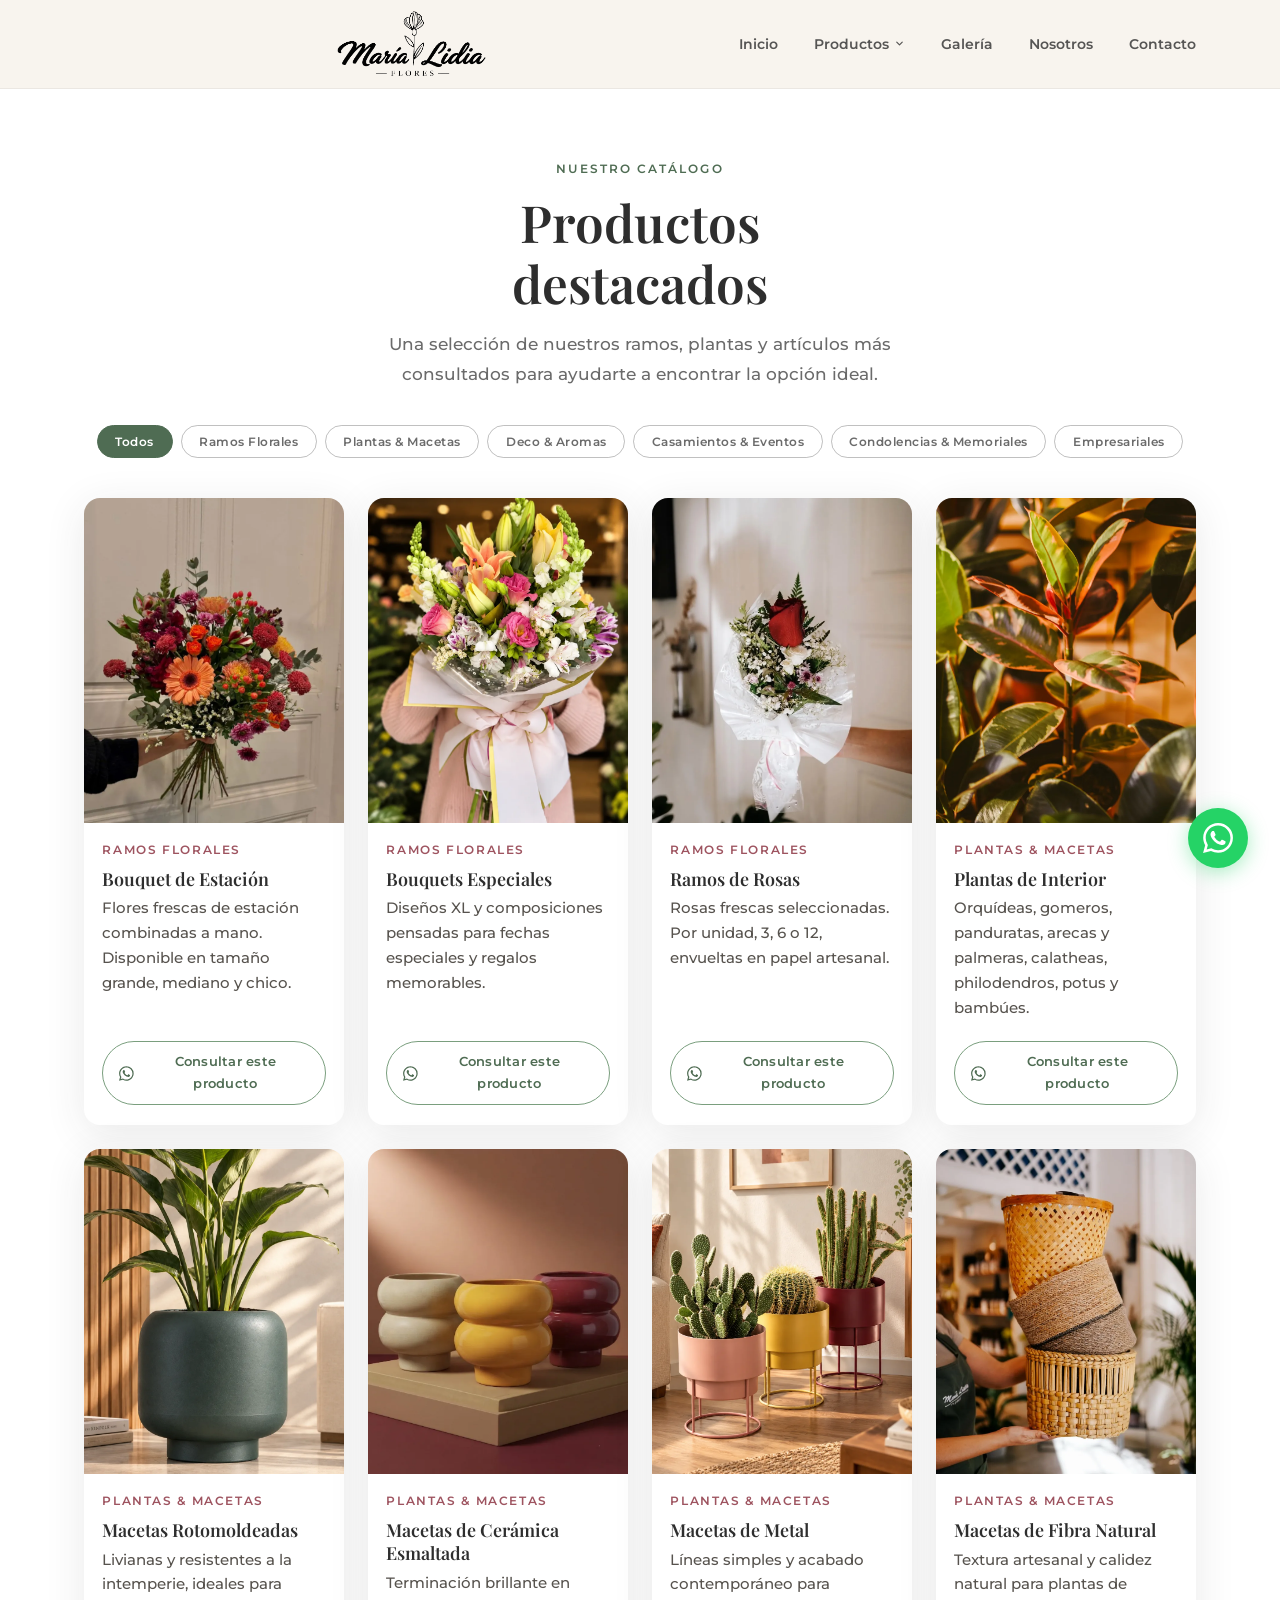
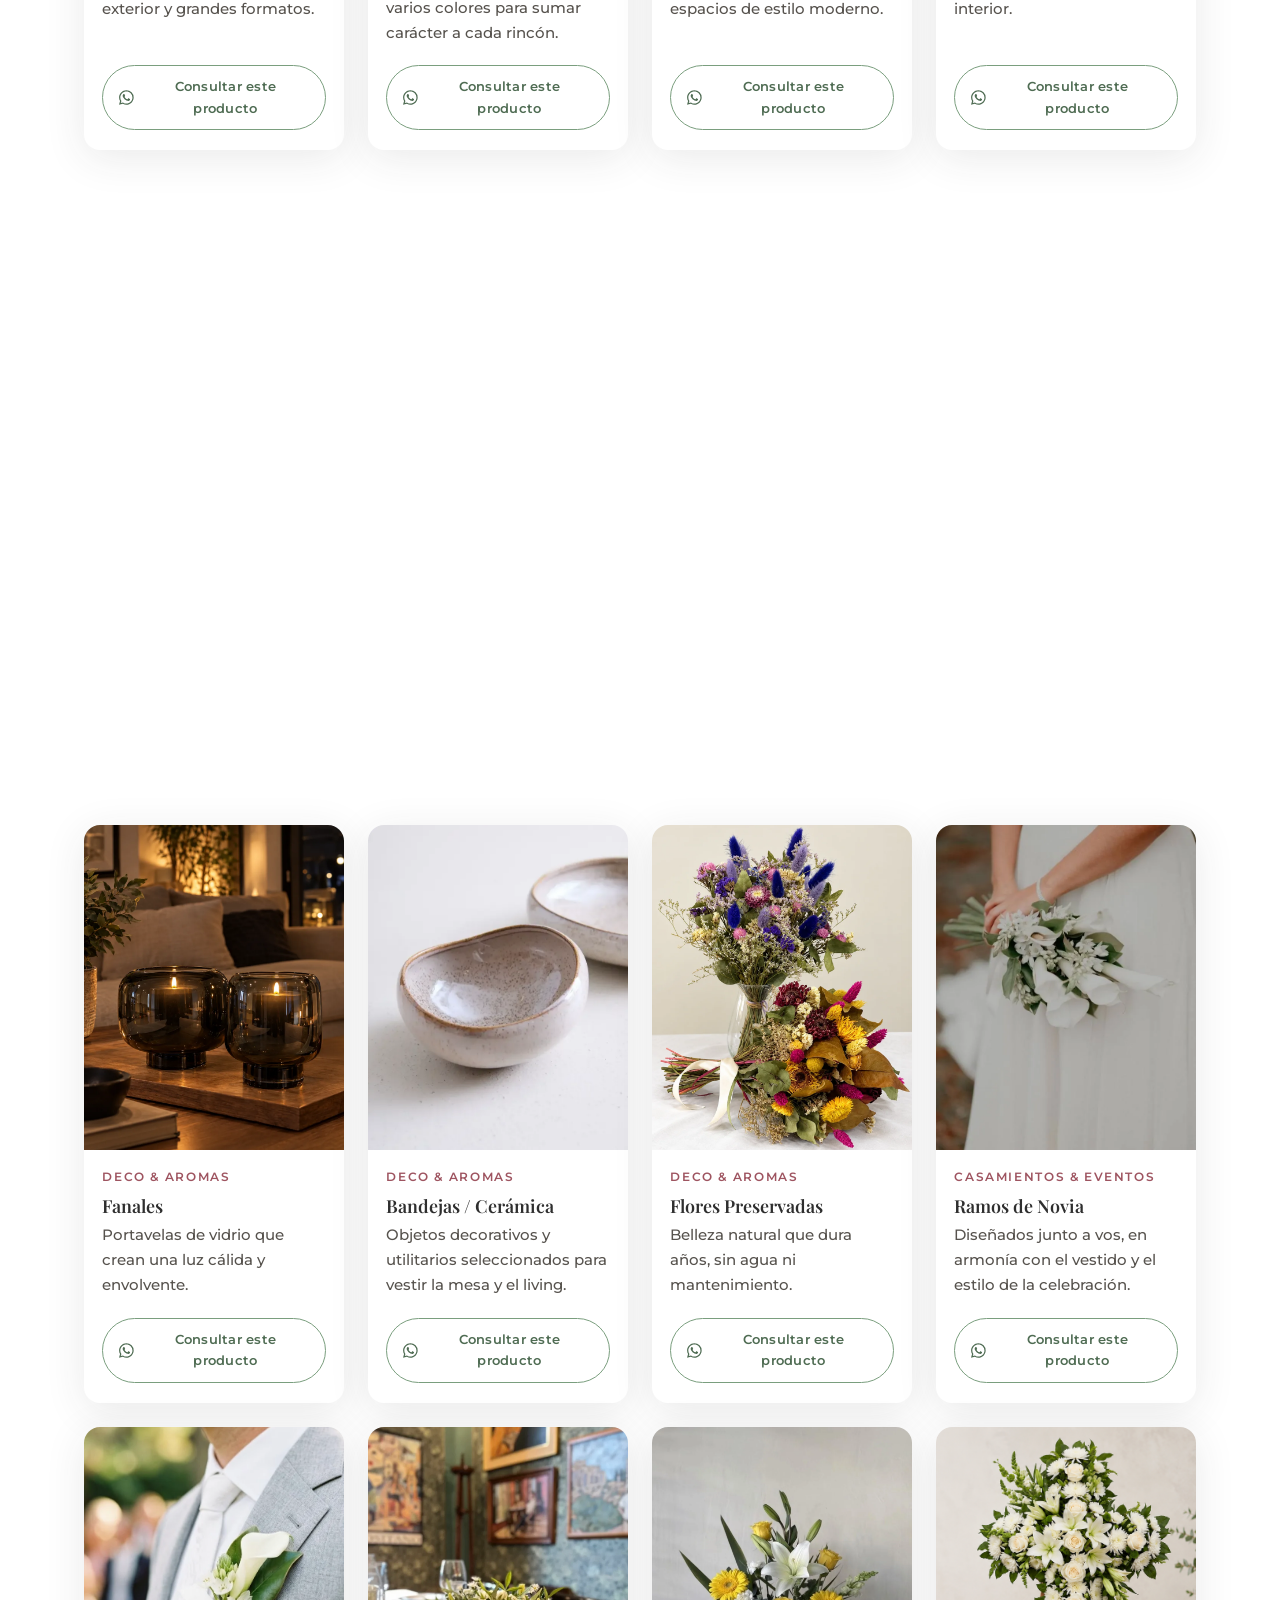
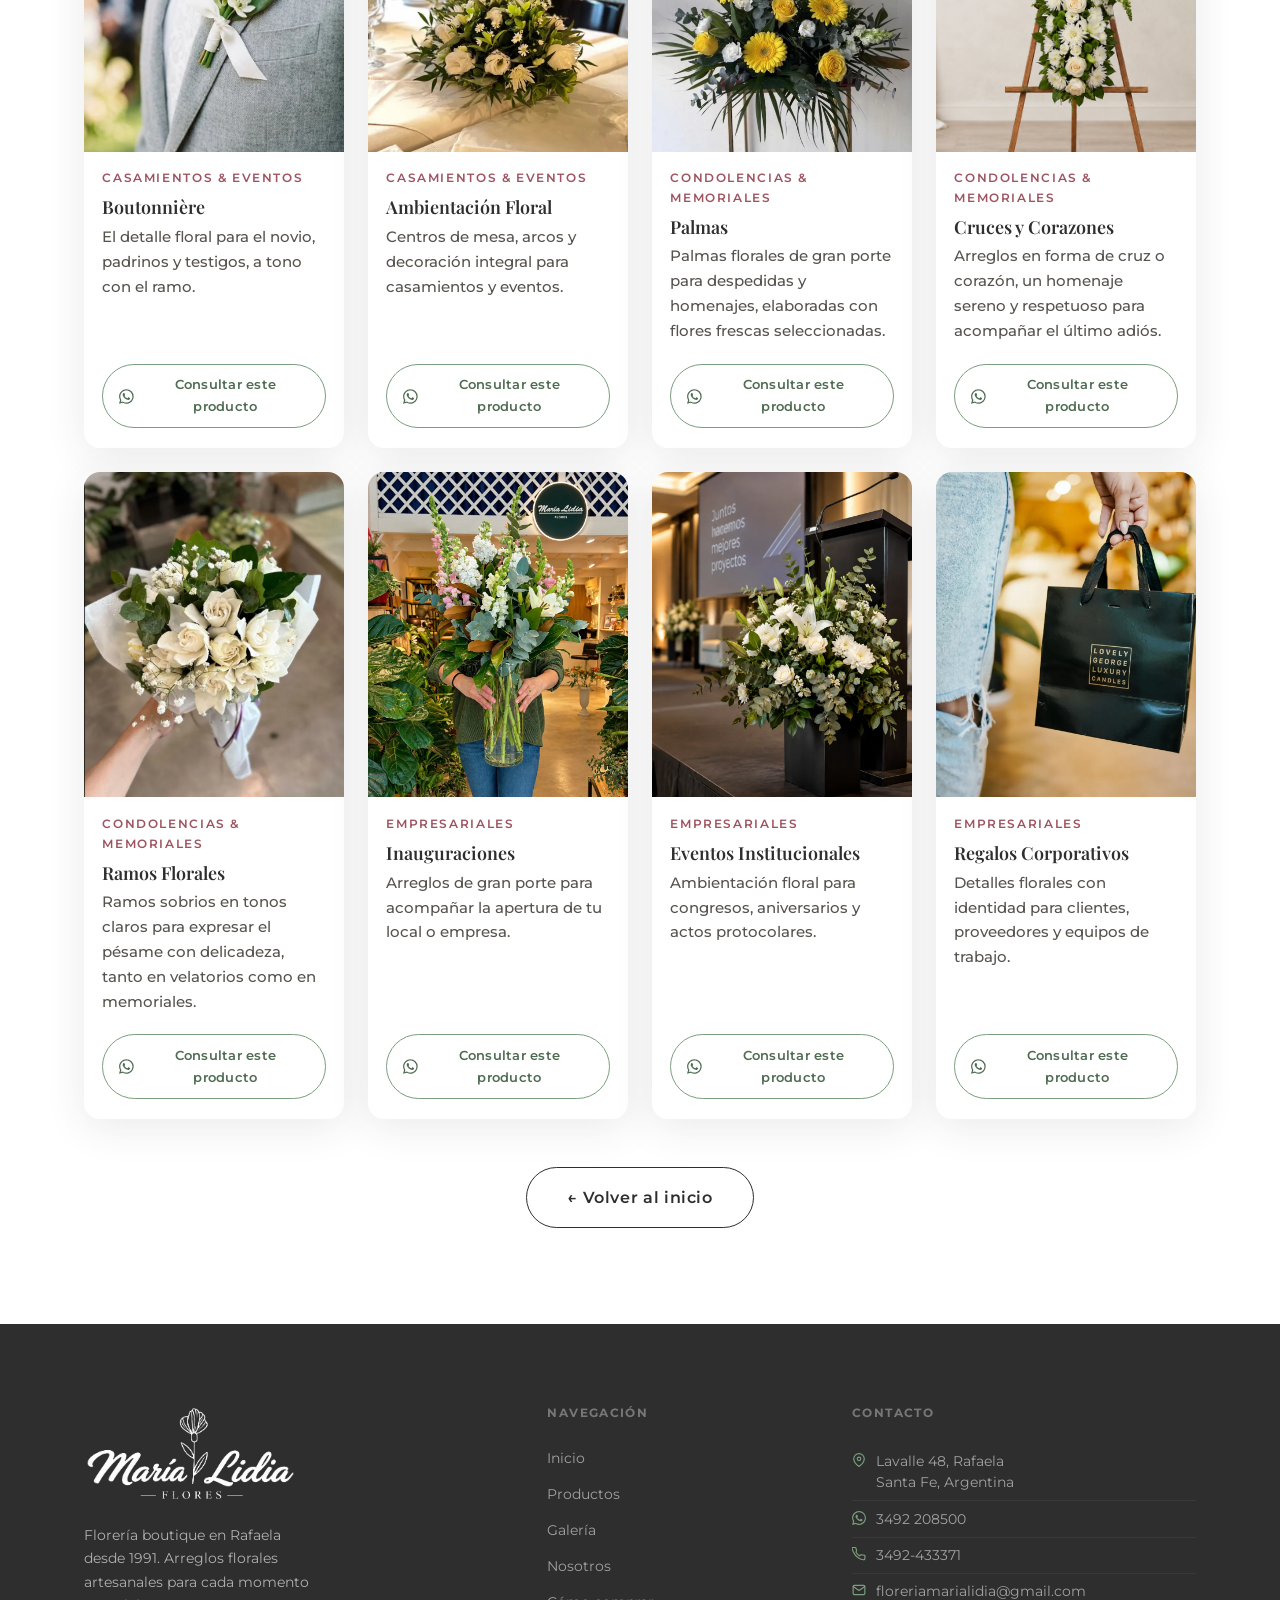
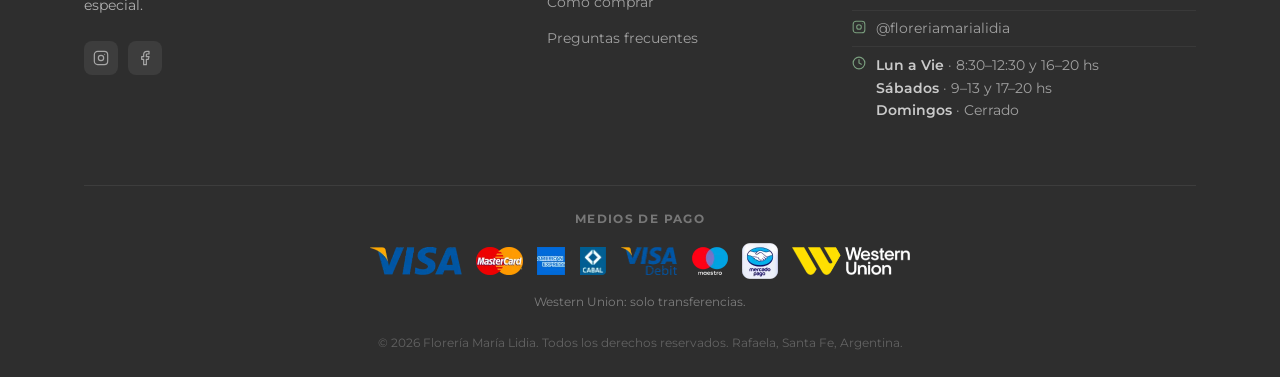
<file: productos.html>
<!DOCTYPE html>
<html lang="es-AR"><head>
  <meta charset="UTF-8">
  <link rel="icon" href="/favicon.ico" sizes="48x48">
  <link rel="icon" type="image/png" sizes="192x192" href="/img/favicon-flor-192.png">
  <link rel="icon" type="image/png" sizes="96x96" href="/img/favicon-flor-96.png">
  <link rel="apple-touch-icon" sizes="180x180" href="/img/apple-touch-icon-flor.png">
  <meta name="viewport" content="width=device-width, initial-scale=1.0">
  <meta name="theme-color" content="#7A9E7E">
  <title>Productos Destacados | Florería María Lidia — Rafaela, Santa Fe</title>
  <meta name="description" content="Conocé los ramos florales, plantas, decoración y aromas más consultados de Florería María Lidia en Rafaela. Consultá por WhatsApp el producto que te guste.">
  <link rel="canonical" href="https://www.floreriamarialidia.com.ar/productos">
  <meta name="robots" content="index, follow">
  <meta property="og:type" content="website">
  <meta property="og:url" content="https://www.floreriamarialidia.com.ar/productos">
  <meta property="og:site_name" content="Florería María Lidia">
  <meta property="og:title" content="Productos Destacados | Florería María Lidia">
  <meta property="og:description" content="Ramos, plantas, deco y aromas: nuestros productos más consultados. Consultá por WhatsApp.">
  <meta property="og:locale" content="es_AR">
  <meta property="og:image" content="https://www.floreriamarialidia.com.ar/og-image.jpg?v=2">
  <link rel="preconnect" href="https://fonts.googleapis.com">
  <link rel="preconnect" href="https://fonts.gstatic.com" crossorigin="">
  <link rel="stylesheet" href="https://fonts.googleapis.com/css2?family=Playfair+Display:wght@500;600;700&family=Montserrat:wght@300;400;500;600;700&display=swap">
  <link rel="stylesheet" href="css/styles.css?v=35">

  <script type="application/ld+json">
  {
    "@context": "https://schema.org",
    "@type": "BreadcrumbList",
    "itemListElement": [
      {
        "@type": "ListItem",
        "position": 1,
        "name": "Inicio",
        "item": "https://www.floreriamarialidia.com.ar/"
      },
      {
        "@type": "ListItem",
        "position": 2,
        "name": "Productos Destacados",
        "item": "https://www.floreriamarialidia.com.ar/productos"
      }
    ]
  }
  </script>
</head>
<body class="subpage">

<!-- HEADER -->
<header id="header" role="banner">
  <div class="container">
    <nav class="nav-inner" aria-label="Navegación principal">
      <a href="/" class="nav-logo" aria-label="Florería María Lidia - Inicio">
        <img width="1170" height="538" src="img/01-maria-lidia-flores.webp" alt="María Lidia Flores">
      </a>
      <div class="nav-links" role="list">
        <a href="/">Inicio</a>
        <div class="nav-drop">
          <a href="/productos">Productos
            <svg width="11" height="11" viewBox="0 0 24 24" fill="none" stroke="currentColor" stroke-width="2.6" stroke-linecap="round" stroke-linejoin="round" aria-hidden="true"><polyline points="6 9 12 15 18 9"></polyline></svg>
          </a>
          <div class="nav-drop-menu" role="menu">
            <a href="/productos#ramos" role="menuitem">Ramos Florales</a>
            <a href="/productos#plantas" role="menuitem">Plantas &amp; Macetas</a>
            <a href="/productos#deco" role="menuitem">Deco &amp; Aromas</a>
            <a href="/productos#eventos" role="menuitem">Casamientos &amp; Eventos</a>
            <a href="/productos#condolencias" role="menuitem">Condolencias &amp; Memoriales</a>
            <a href="/productos#empresas" role="menuitem">Empresariales</a>
          </div>
        </div>
        <a href="/#galeria">Galería</a>
        <a href="/#nosotros">Nosotros</a>
        <a href="/#contacto">Contacto</a>
      </div>
      <button class="hamburger" id="hamburger" aria-label="Abrir menú" aria-expanded="false" aria-controls="mobile-nav">
        <span></span><span></span><span></span>
      </button>
    </nav>
  </div>
</header>
<nav class="mobile-nav" id="mobile-nav" role="dialog" aria-modal="true">
  <button class="mobile-close" id="mobile-close" aria-label="Cerrar menú">✕</button>
  <a href="/" class="mobile-link">Inicio</a>
  <button class="mobile-toggle" id="mobileProdToggle" aria-expanded="false" aria-controls="mobileProdSub">Productos
    <svg width="14" height="14" viewBox="0 0 24 24" fill="none" stroke="currentColor" stroke-width="2.6" stroke-linecap="round" stroke-linejoin="round" aria-hidden="true"><polyline points="6 9 12 15 18 9"></polyline></svg>
  </button>
  <div class="mobile-sub" id="mobileProdSub">
    <a href="/productos">Ver todo el catálogo</a>
    <a href="/productos#ramos">Ramos Florales</a>
    <a href="/productos#plantas">Plantas &amp; Macetas</a>
    <a href="/productos#deco">Deco &amp; Aromas</a>
    <a href="/productos#eventos">Casamientos &amp; Eventos</a>
    <a href="/productos#condolencias">Condolencias &amp; Memoriales</a>
    <a href="/productos#empresas">Empresariales</a>
  </div>
  <a href="/#galeria" class="mobile-link">Galería</a>
  <a href="/#nosotros" class="mobile-link">Nosotros</a>
  <a href="/#contacto" class="mobile-link">Contacto</a>
  <a href="https://wa.me/5493492208500?text=Hola!%20Quer%C3%ADa%20hacerles%20una%20consulta." class="btn btn-wapp" target="_blank" rel="noopener">Pedir por WhatsApp</a>
</nav>

<main>
<!-- PRODUCTOS DESTACADOS -->
<section id="productos" class="section" role="region" aria-labelledby="productos-title">
  <div class="container">
    <div class="section-header text-center reveal" style="margin-bottom:0;">
      <span class="eyebrow">Nuestro catálogo</span>
      <h1 class="display-lg" id="productos-title">Productos<br>destacados</h1>
      <p class="body-lg" style="max-width:520px;margin:1rem auto 0;font-weight:500">Una selección de nuestros ramos, plantas y artículos más consultados para ayudarte a encontrar la opción ideal.</p>
    </div>
    <div class="prod-filters reveal" id="prodFilters" aria-label="Filtrar productos por categoría"></div>
    <div class="products-grid" id="productsGrid"></div>
    <div class="steps-cta reveal" style="margin-top:3rem;text-align:center;">
      <a href="/" class="btn btn-outline">← Volver al inicio</a>
    </div>
  </div>
</section>
</main>

<!-- FOOTER -->
<footer id="footer" role="contentinfo">
  <div class="container">
    <div class="footer-grid-4">

      <!-- Col 1: Logo + descripción -->
      <div class="footer-col-brand">
        <img width="1170" height="538" src="img/36-floreria-maria-lidia.webp" alt="Florería María Lidia" style="height: 100px; object-fit: contain; max-width: 240px; display: block; margin-bottom: 1.25rem; width: 213px">
        <p class="footer-tagline">
          Florería boutique en Rafaela desde 1991. Arreglos florales artesanales para cada momento especial.
        </p>
        <div class="footer-social">
          <a href="https://www.instagram.com/floreriamarialidia" target="_blank" rel="noopener" class="footer-social-link" aria-label="Instagram">
            <svg width="16" height="16" viewBox="0 0 24 24" fill="none" stroke="currentColor" stroke-width="1.8" stroke-linecap="round" stroke-linejoin="round"><rect x="2" y="2" width="20" height="20" rx="5" ry="5"></rect><circle cx="12" cy="12" r="4"></circle><circle cx="17.5" cy="6.5" r="0.8" fill="currentColor" stroke="none"></circle></svg>
          </a>
          <a href="https://www.facebook.com/floreriamarialidia" target="_blank" rel="noopener" class="footer-social-link" aria-label="Facebook">
            <svg width="16" height="16" viewBox="0 0 24 24" fill="none" stroke="currentColor" stroke-width="1.8" stroke-linecap="round" stroke-linejoin="round"><path d="M18 2h-3a5 5 0 0 0-5 5v3H7v4h3v8h4v-8h3l1-4h-4V7a1 1 0 0 1 1-1h3z"></path></svg>
          </a>
        </div>
      </div>

      <!-- Col 2: Navegación -->
      <div class="footer-col">
        <div class="footer-col-title">Navegación</div>
        <ul class="footer-links">
          <li><a href="/">Inicio</a></li>
          <li><a href="/productos">Productos</a></li>
          <li><a href="/#galeria">Galería</a></li>
          <li><a href="/#nosotros">Nosotros</a></li>
          <li><a href="/#como-comprar">Cómo comprar</a></li>
          <li><a href="/#faq">Preguntas frecuentes</a></li>
          </ul>
      </div>

      <!-- Col 4: Contacto completo -->
      <div class="footer-col">
        <div class="footer-col-title">Contacto</div>
        <ul class="footer-contact-list">
          <li>
            <svg width="14" height="14" viewBox="0 0 24 24" fill="none" stroke="currentColor" stroke-width="2" stroke-linecap="round" stroke-linejoin="round"><path d="M21 10c0 7-9 13-9 13s-9-6-9-13a9 9 0 0118 0z"></path><circle cx="12" cy="10" r="3"></circle></svg>
            <a href="https://www.google.com/maps/search/?api=1&query=Lavalle+48%2C+Rafaela%2C+Santa+Fe%2C+Argentina" target="_blank" rel="noopener">Lavalle 48, Rafaela<br>Santa Fe, Argentina</a>
          </li>
          <li>
            <svg width="14" height="14" viewBox="0 0 24 24" fill="currentColor"><path d="M17.472 14.382c-.297-.149-1.758-.867-2.03-.967-.273-.099-.471-.148-.67.15-.197.297-.767.966-.94 1.164-.173.199-.347.223-.644.075-.297-.15-1.255-.463-2.39-1.475-.883-.788-1.48-1.761-1.653-2.059-.173-.297-.018-.458.13-.606.134-.133.298-.347.446-.52.149-.174.198-.298.298-.497.099-.198.05-.371-.025-.52-.075-.149-.669-1.612-.916-2.207-.242-.579-.487-.5-.669-.51-.173-.008-.371-.01-.57-.01-.198 0-.52.074-.792.372-.272.297-1.04 1.016-1.04 2.479 0 1.462 1.065 2.875 1.213 3.074.149.198 2.096 3.2 5.077 4.487.709.306 1.262.489 1.694.625.712.227 1.36.195 1.871.118.571-.085 1.758-.719 2.006-1.413.248-.694.248-1.289.173-1.413-.074-.124-.272-.198-.57-.347m-5.421 7.403h-.004a9.87 9.87 0 01-5.031-1.378l-.361-.214-3.741.982.998-3.648-.235-.374a9.86 9.86 0 01-1.51-5.26c.001-5.45 4.436-9.884 9.888-9.884 2.64 0 5.122 1.03 6.988 2.898a9.825 9.825 0 012.893 6.994c-.003 5.45-4.437 9.884-9.885 9.884m8.413-18.297A11.815 11.815 0 0012.05 0C5.495 0 .16 5.335.157 11.892c0 2.096.547 4.142 1.588 5.945L.057 24l6.305-1.654a11.882 11.882 0 005.683 1.448h.005c6.554 0 11.89-5.335 11.893-11.893a11.821 11.821 0 00-3.48-8.413Z"></path></svg>
            <a href="https://wa.me/5493492208500?text=Hola!%20Quer%C3%ADa%20hacerles%20una%20consulta." target="_blank" rel="noopener">3492 208500</a>
          </li>
          <li>
            <svg width="14" height="14" viewBox="0 0 24 24" fill="none" stroke="currentColor" stroke-width="2" stroke-linecap="round" stroke-linejoin="round"><path d="M22 16.92v3a2 2 0 01-2.18 2 19.79 19.79 0 01-8.63-3.07A19.5 19.5 0 013.07 9.81a19.79 19.79 0 01-3.07-8.68A2 2 0 012 .9h3a2 2 0 012 1.72c.127.96.361 1.903.7 2.81a2 2 0 01-.45 2.11L6.91 8.84a16 16 0 006.29 6.29l1.31-1.31a2 2 0 012.11-.45c.907.339 1.85.573 2.81.7A2 2 0 0122 16.92z"></path></svg>
            <a href="tel:+543492433371">3492-433371</a>
          </li>
          <li>
            <svg width="14" height="14" viewBox="0 0 24 24" fill="none" stroke="currentColor" stroke-width="2" stroke-linecap="round" stroke-linejoin="round"><path d="M4 4h16c1.1 0 2 .9 2 2v12c0 1.1-.9 2-2 2H4c-1.1 0-2-.9-2-2V6c0-1.1.9-2 2-2z"></path><polyline points="22,6 12,13 2,6"></polyline></svg>
            <a href="mailto:floreriamarialidia@gmail.com">floreriamarialidia@gmail.com</a>
          </li>
          <li>
            <svg width="14" height="14" viewBox="0 0 24 24" fill="none" stroke="currentColor" stroke-width="1.8" stroke-linecap="round" stroke-linejoin="round"><rect x="2" y="2" width="20" height="20" rx="5" ry="5"></rect><circle cx="12" cy="12" r="4"></circle><circle cx="17.5" cy="6.5" r="0.8" fill="currentColor" stroke="none"></circle></svg>
            <a href="https://www.instagram.com/floreriamarialidia" target="_blank" rel="noopener">@floreriamarialidia</a>
          </li>
          <li class="footer-hours">
            <svg width="14" height="14" viewBox="0 0 24 24" fill="none" stroke="currentColor" stroke-width="2" stroke-linecap="round" stroke-linejoin="round"><circle cx="12" cy="12" r="10"></circle><polyline points="12 6 12 12 16 14"></polyline></svg>
            <span>
              <strong style="color:rgba(255,255,255,.75);font-weight:600;">Lun a Vie</strong> · 8:30–12:30 y 16–20 hs<br>
              <strong style="color:rgba(255,255,255,.75);font-weight:600;">Sábados</strong> · 9–13 y 17–20 hs<br>
              <strong style="color:rgba(255,255,255,.75);font-weight:600;">Domingos</strong> · Cerrado
            </span>
          </li>
        </ul>
      </div>

    </div><!-- /footer-grid-4 -->

    <div class="footer-bottom" style="flex-direction:column;gap:0;">
      <div style="display:flex;flex-direction:column;align-items:center;gap:.85rem;margin-bottom:1.25rem;">
        <span style="font-size:.72rem;font-weight:700;letter-spacing:.12em;text-transform:uppercase;color:rgba(255,255,255,.35);">Medios de pago</span>
        <div style="display:flex;flex-wrap:wrap;justify-content:center;align-items:center;gap:.9rem;">
          <img width="183" height="56" src="img/37-visa.webp" alt="Visa" style="height:28px;width:auto;display:block;">
          <img width="94" height="56" src="img/38-mastercard.webp" alt="Mastercard" style="height:28px;width:auto;display:block;">
          <img width="56" height="56" src="img/39-american-express.webp" alt="American Express" style="height:28px;width:auto;display:block;">
          <img width="53" height="56" src="img/40-cabal.webp" alt="Cabal" style="height:28px;width:auto;display:block;">
          <img width="113" height="56" src="img/41-visa-debito.webp" alt="Visa Débito" style="height:28px;width:auto;display:block;">
          <img width="72" height="56" src="img/42-maestro.webp" alt="Maestro" style="height:28px;width:auto;display:block;">
          <img width="72" height="72" src="img/43-mercado-pago.webp" alt="Mercado Pago" style="height:36px;width:auto;display:block;">
          <img width="235" height="56" src="img/44-western-union.webp" alt="Western Union" style="height:28px;width:auto;display:block;">
        </div>
        <span style="font-size:.72rem;color:rgba(255,255,255,.38);">Western Union: solo transferencias.</span>
      </div>
      <p class="footer-copy">© 2026 Florería María Lidia. Todos los derechos reservados. Rafaela, Santa Fe, Argentina.</p>
    </div>
  </div>
</footer>

<!-- WHATSAPP FLOAT -->
<div class="wapp-float">
  <span class="wapp-tooltip">¡Hablemos por WhatsApp!</span>
  <a href="https://wa.me/5493492208500?text=Hola!%20Quer%C3%ADa%20hacerles%20una%20consulta." class="wapp-btn" target="_blank" rel="noopener" aria-label="Contactar por WhatsApp">
    <svg viewBox="0 0 24 24"><path d="M17.472 14.382c-.297-.149-1.758-.867-2.03-.967-.273-.099-.471-.148-.67.15-.197.297-.767.966-.94 1.164-.173.199-.347.223-.644.075-.297-.15-1.255-.463-2.39-1.475-.883-.788-1.48-1.761-1.653-2.059-.173-.297-.018-.458.13-.606.134-.133.298-.347.446-.52.149-.174.198-.298.298-.497.099-.198.05-.371-.025-.52-.075-.149-.669-1.612-.916-2.207-.242-.579-.487-.5-.669-.51-.173-.008-.371-.01-.57-.01-.198 0-.52.074-.792.372-.272.297-1.04 1.016-1.04 2.479 0 1.462 1.065 2.875 1.213 3.074.149.198 2.096 3.2 5.077 4.487.709.306 1.262.489 1.694.625.712.227 1.36.195 1.871.118.571-.085 1.758-.719 2.006-1.413.248-.694.248-1.289.173-1.413-.074-.124-.272-.198-.57-.347m-5.421 7.403h-.004a9.87 9.87 0 01-5.031-1.378l-.361-.214-3.741.982.998-3.648-.235-.374a9.86 9.86 0 01-1.51-5.26c.001-5.45 4.436-9.884 9.888-9.884 2.64 0 5.122 1.03 6.988 2.898a9.825 9.825 0 012.893 6.994c-.003 5.45-4.437 9.884-9.885 9.884m8.413-18.297A11.815 11.815 0 0012.05 0C5.495 0 .16 5.335.157 11.892c0 2.096.547 4.142 1.588 5.945L.057 24l6.305-1.654a11.882 11.882 0 005.683 1.448h.005c6.554 0 11.89-5.335 11.893-11.893a11.821 11.821 0 00-3.48-8.413Z"></path></svg>
  </a>
</div>

<!-- LIGHTBOX -->
<div class="lightbox" id="lightbox" role="dialog" aria-modal="true" aria-label="Imagen ampliada" aria-hidden="true">
  <button class="lightbox-close" id="lightboxClose" aria-label="Cerrar imagen">
    <svg width="24" height="24" viewBox="0 0 24 24" fill="none" stroke="currentColor" stroke-width="2.2" stroke-linecap="round" stroke-linejoin="round"><line x1="18" y1="6" x2="6" y2="18"></line><line x1="6" y1="6" x2="18" y2="18"></line></svg>
  </button>
  <button class="lightbox-nav lightbox-prev" id="lightboxPrev" aria-label="Imagen anterior">
    <svg width="28" height="28" viewBox="0 0 24 24" fill="none" stroke="currentColor" stroke-width="2.2" stroke-linecap="round" stroke-linejoin="round"><polyline points="15 18 9 12 15 6"></polyline></svg>
  </button>
  <img class="lightbox-img" id="lightboxImg" alt="">
  <button class="lightbox-nav lightbox-next" id="lightboxNext" aria-label="Imagen siguiente">
    <svg width="28" height="28" viewBox="0 0 24 24" fill="none" stroke="currentColor" stroke-width="2.2" stroke-linecap="round" stroke-linejoin="round"><polyline points="9 6 15 12 9 18"></polyline></svg>
  </button>
  <div class="lightbox-counter" id="lightboxCounter"></div>
</div>

<script src="js/main.js?v=17"></script>
<script src="js/productos.js?v=40"></script>
</body></html>
</file>
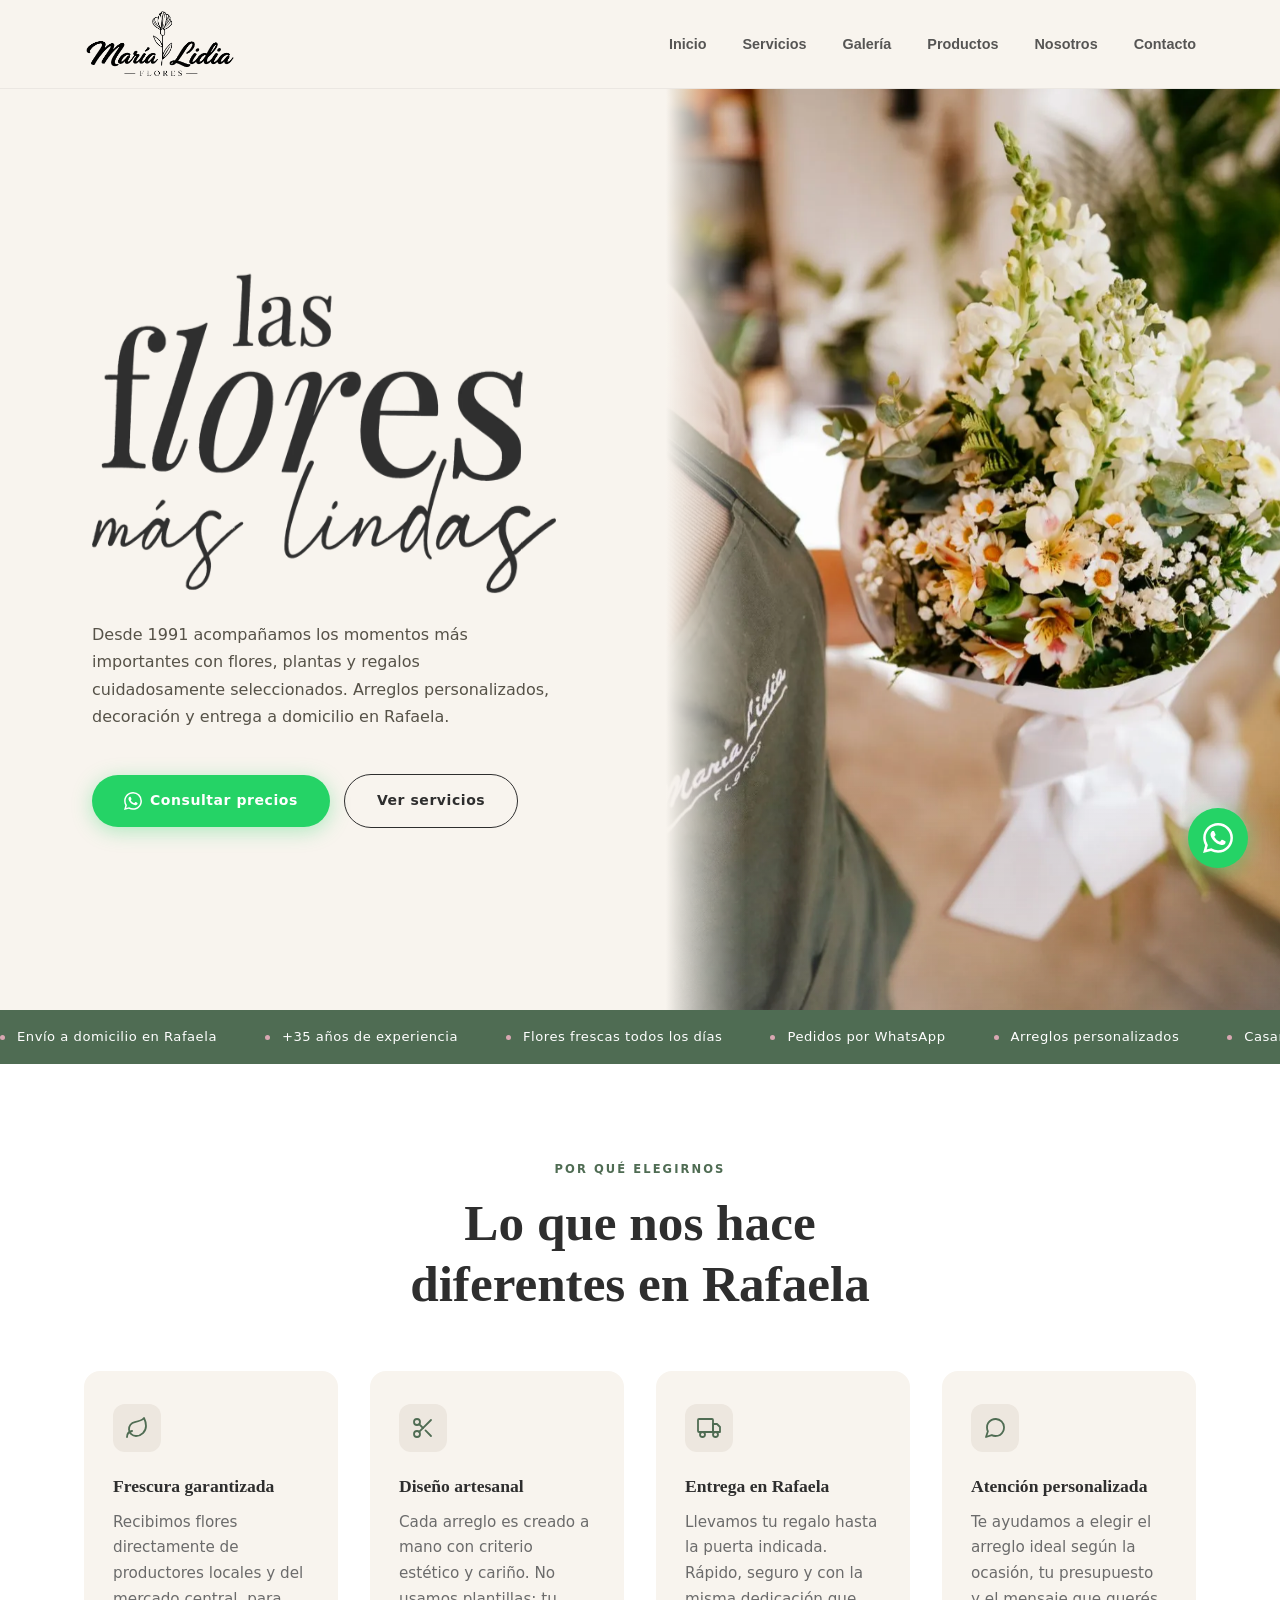
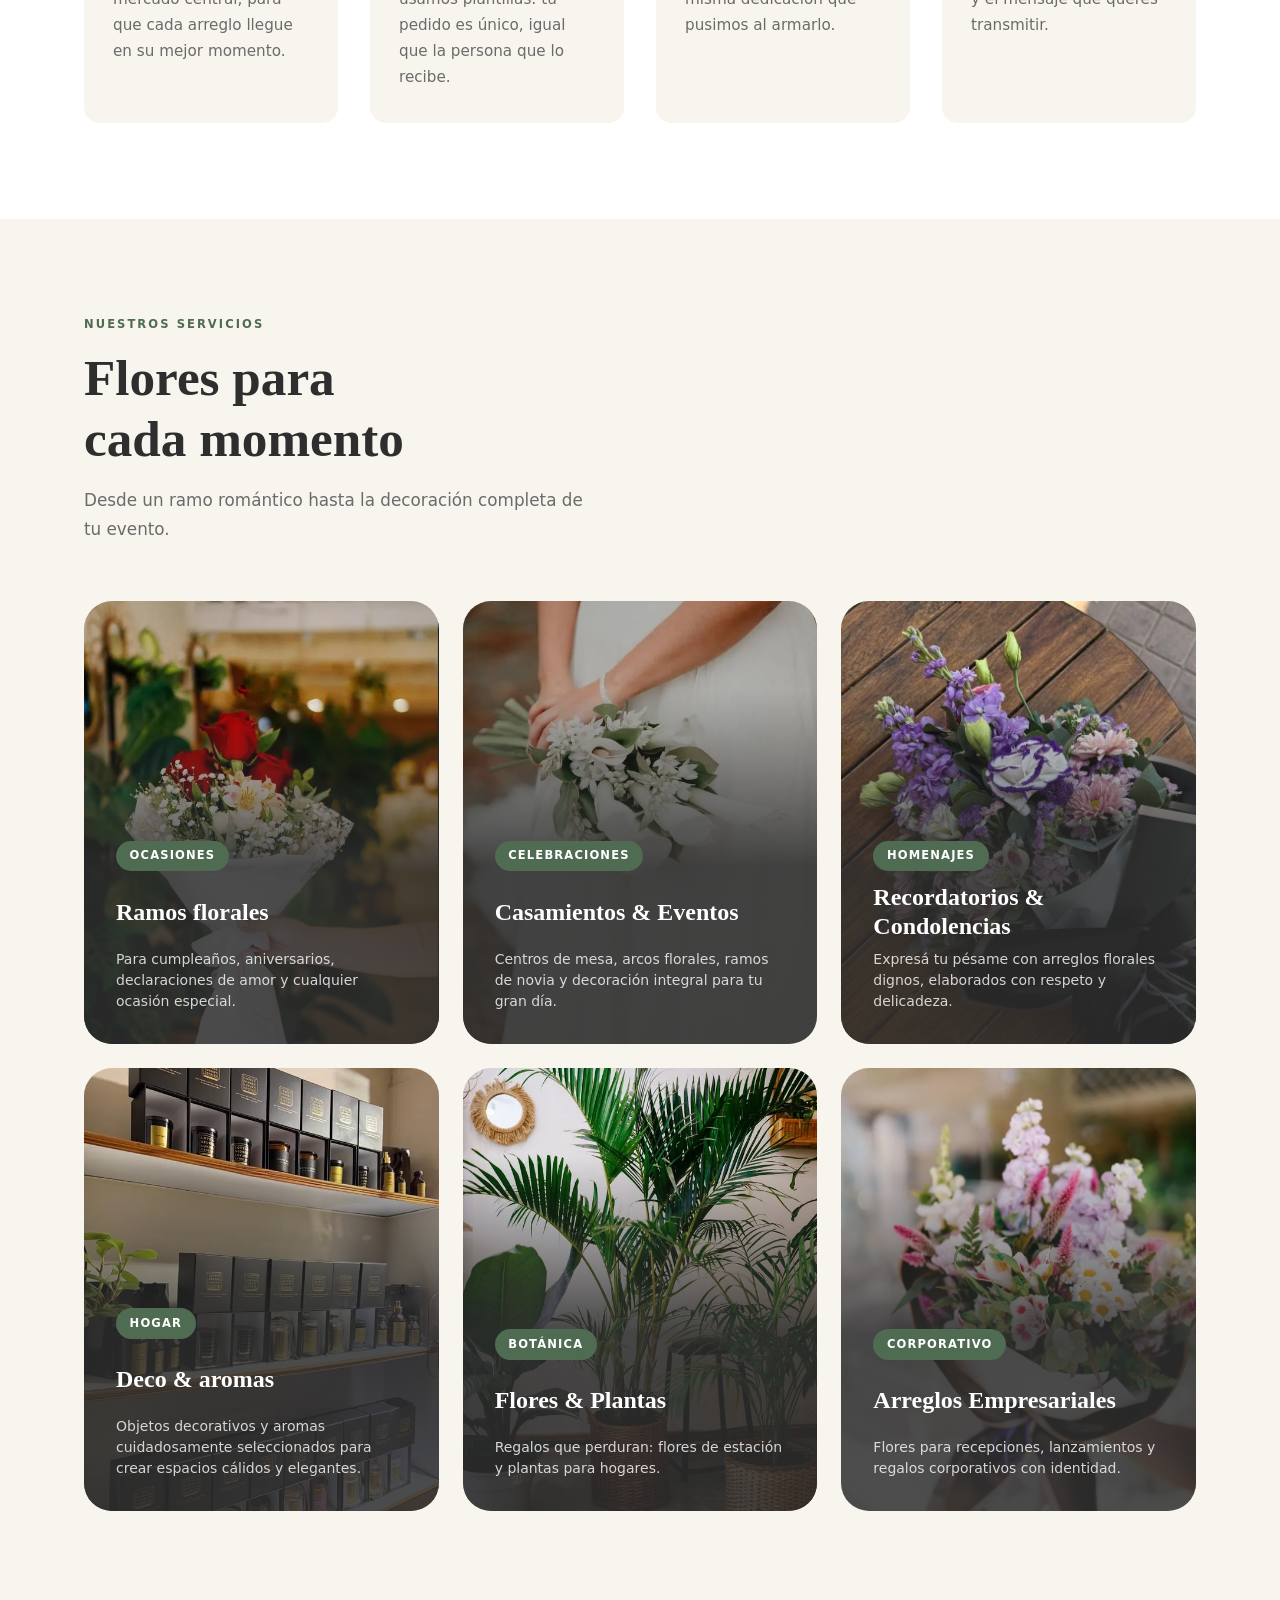
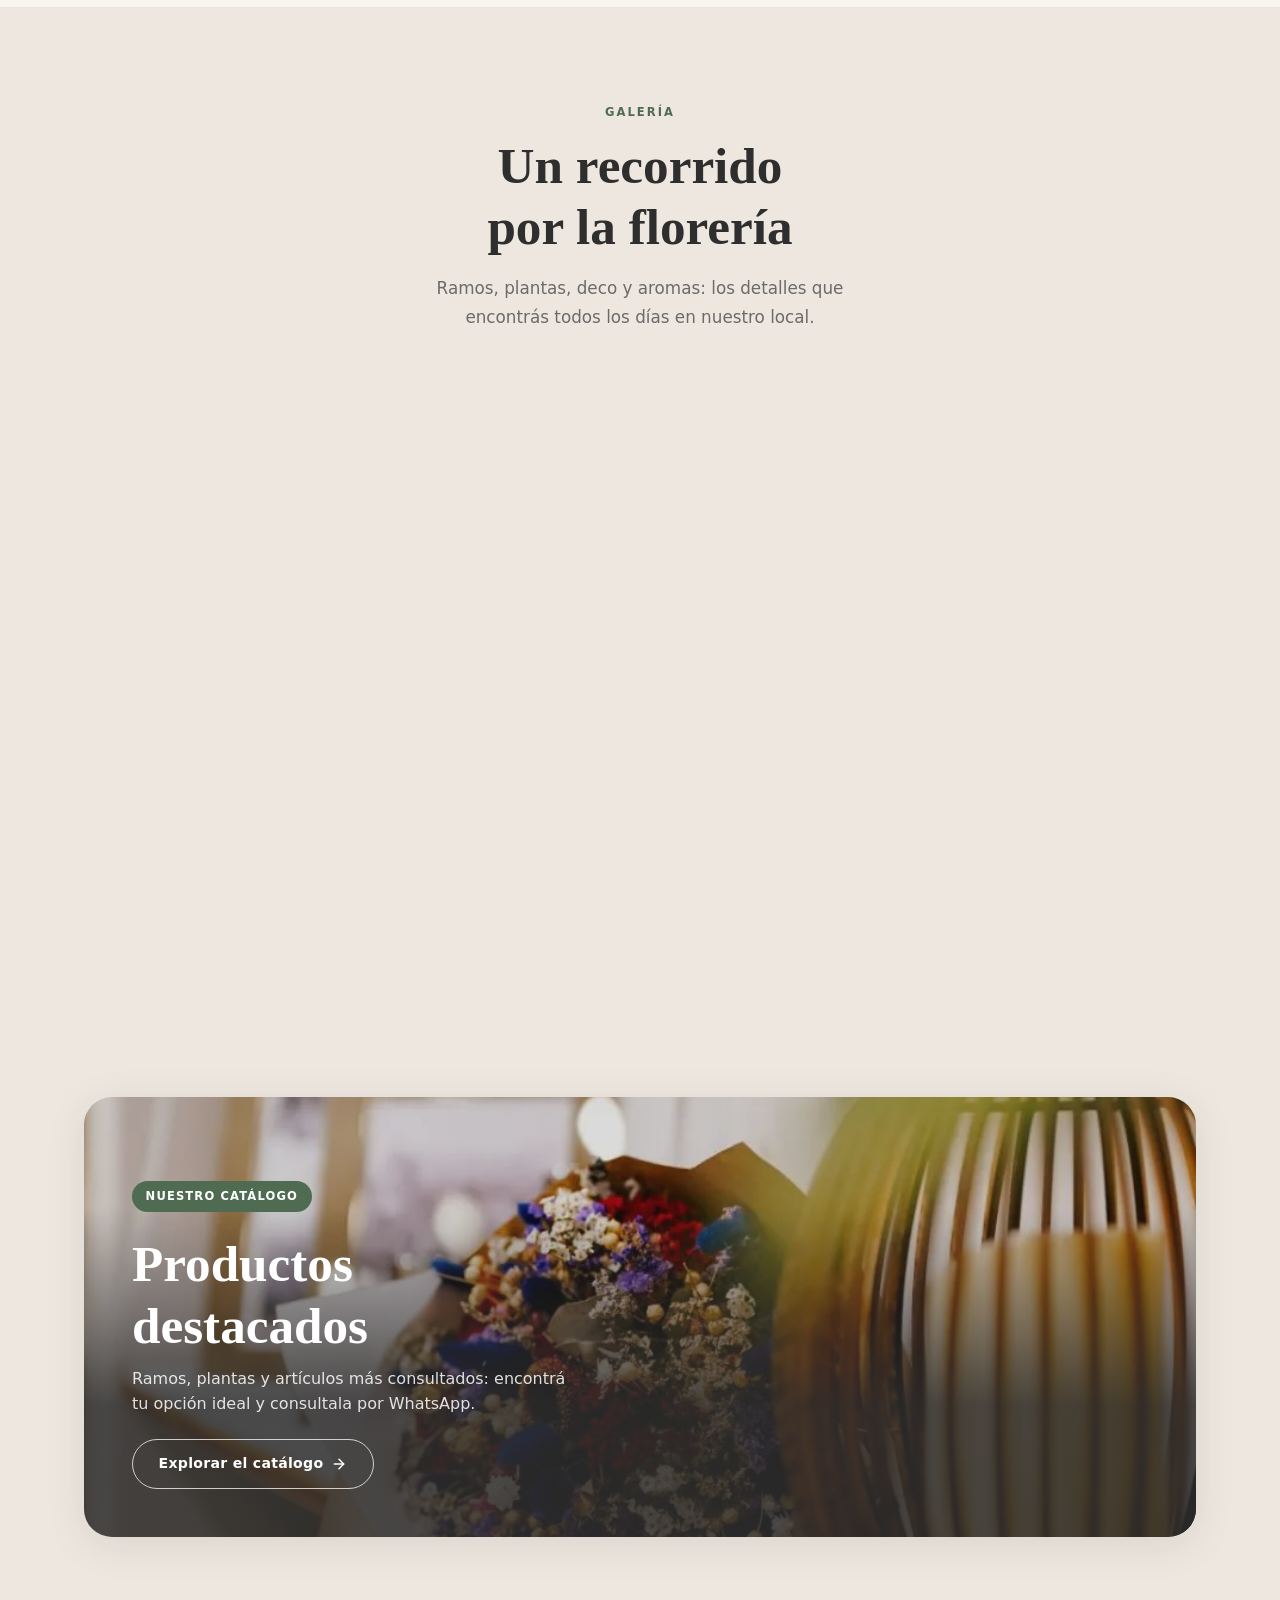
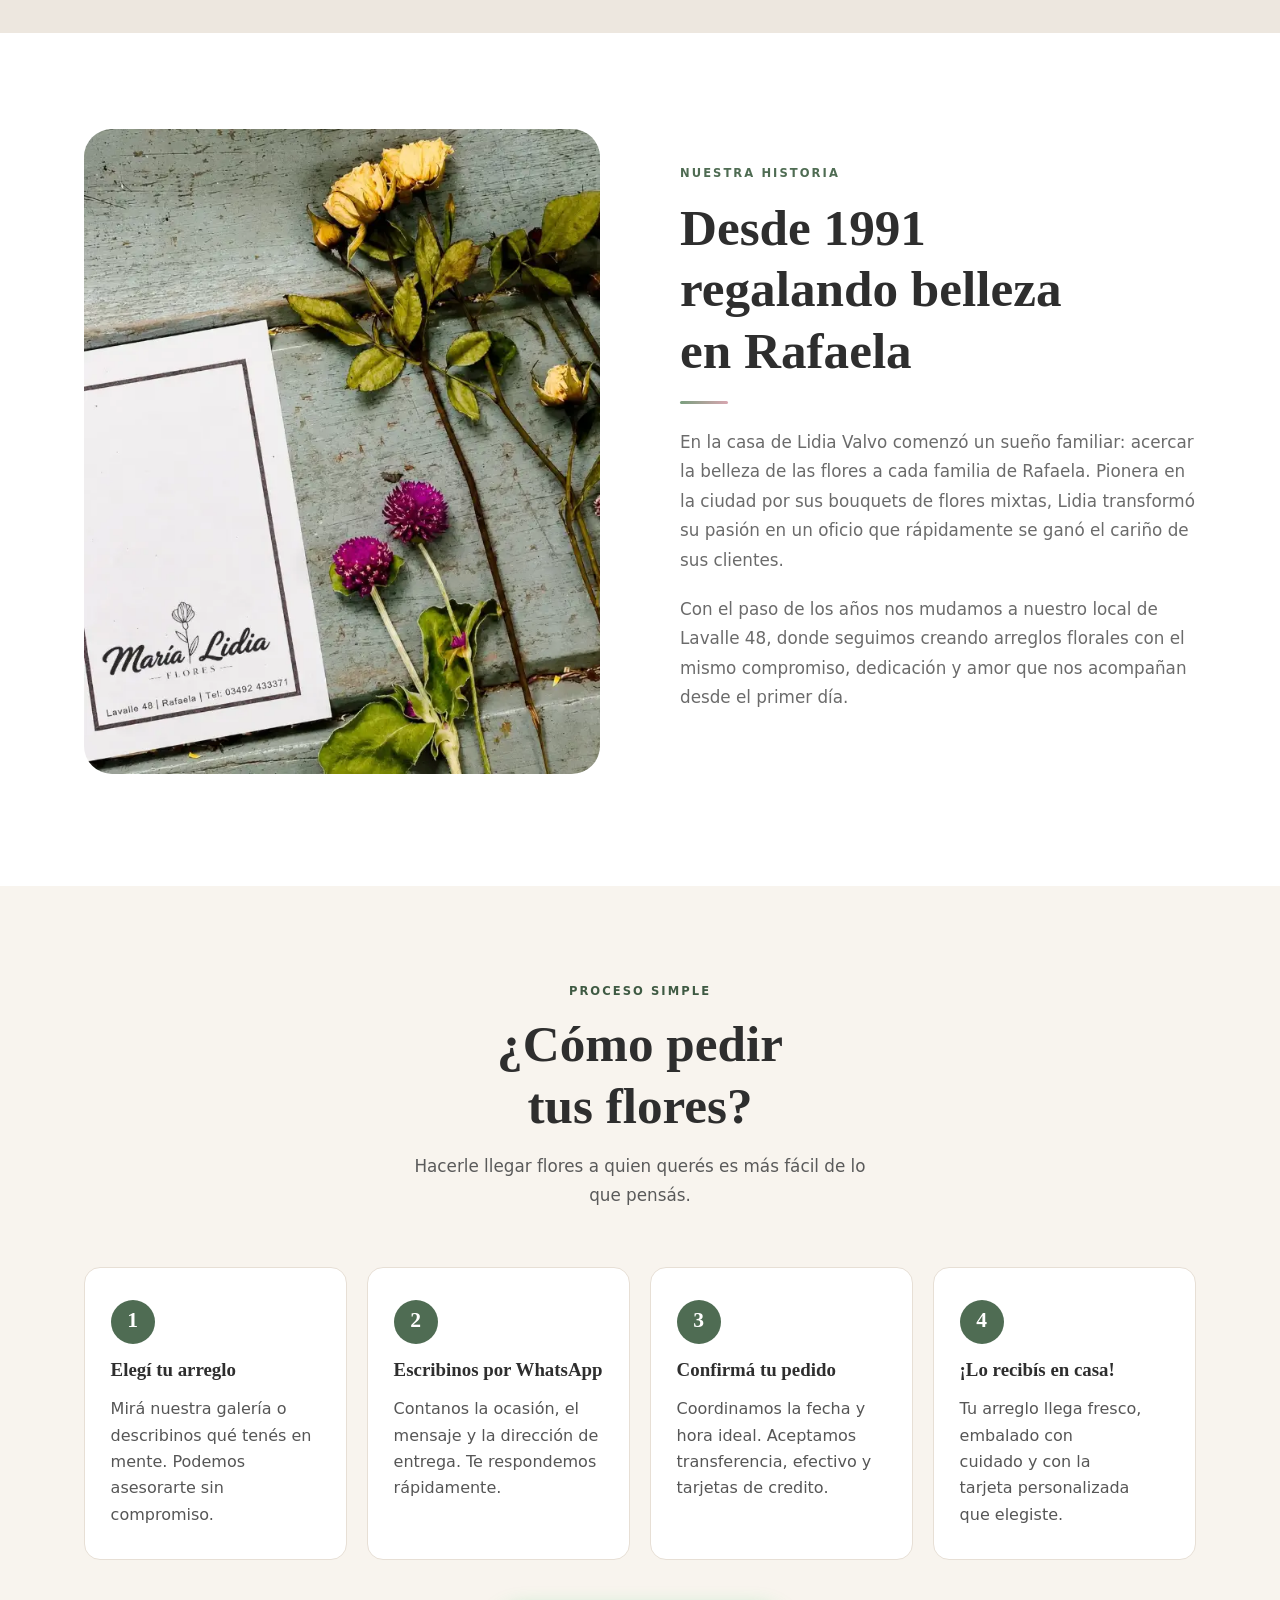
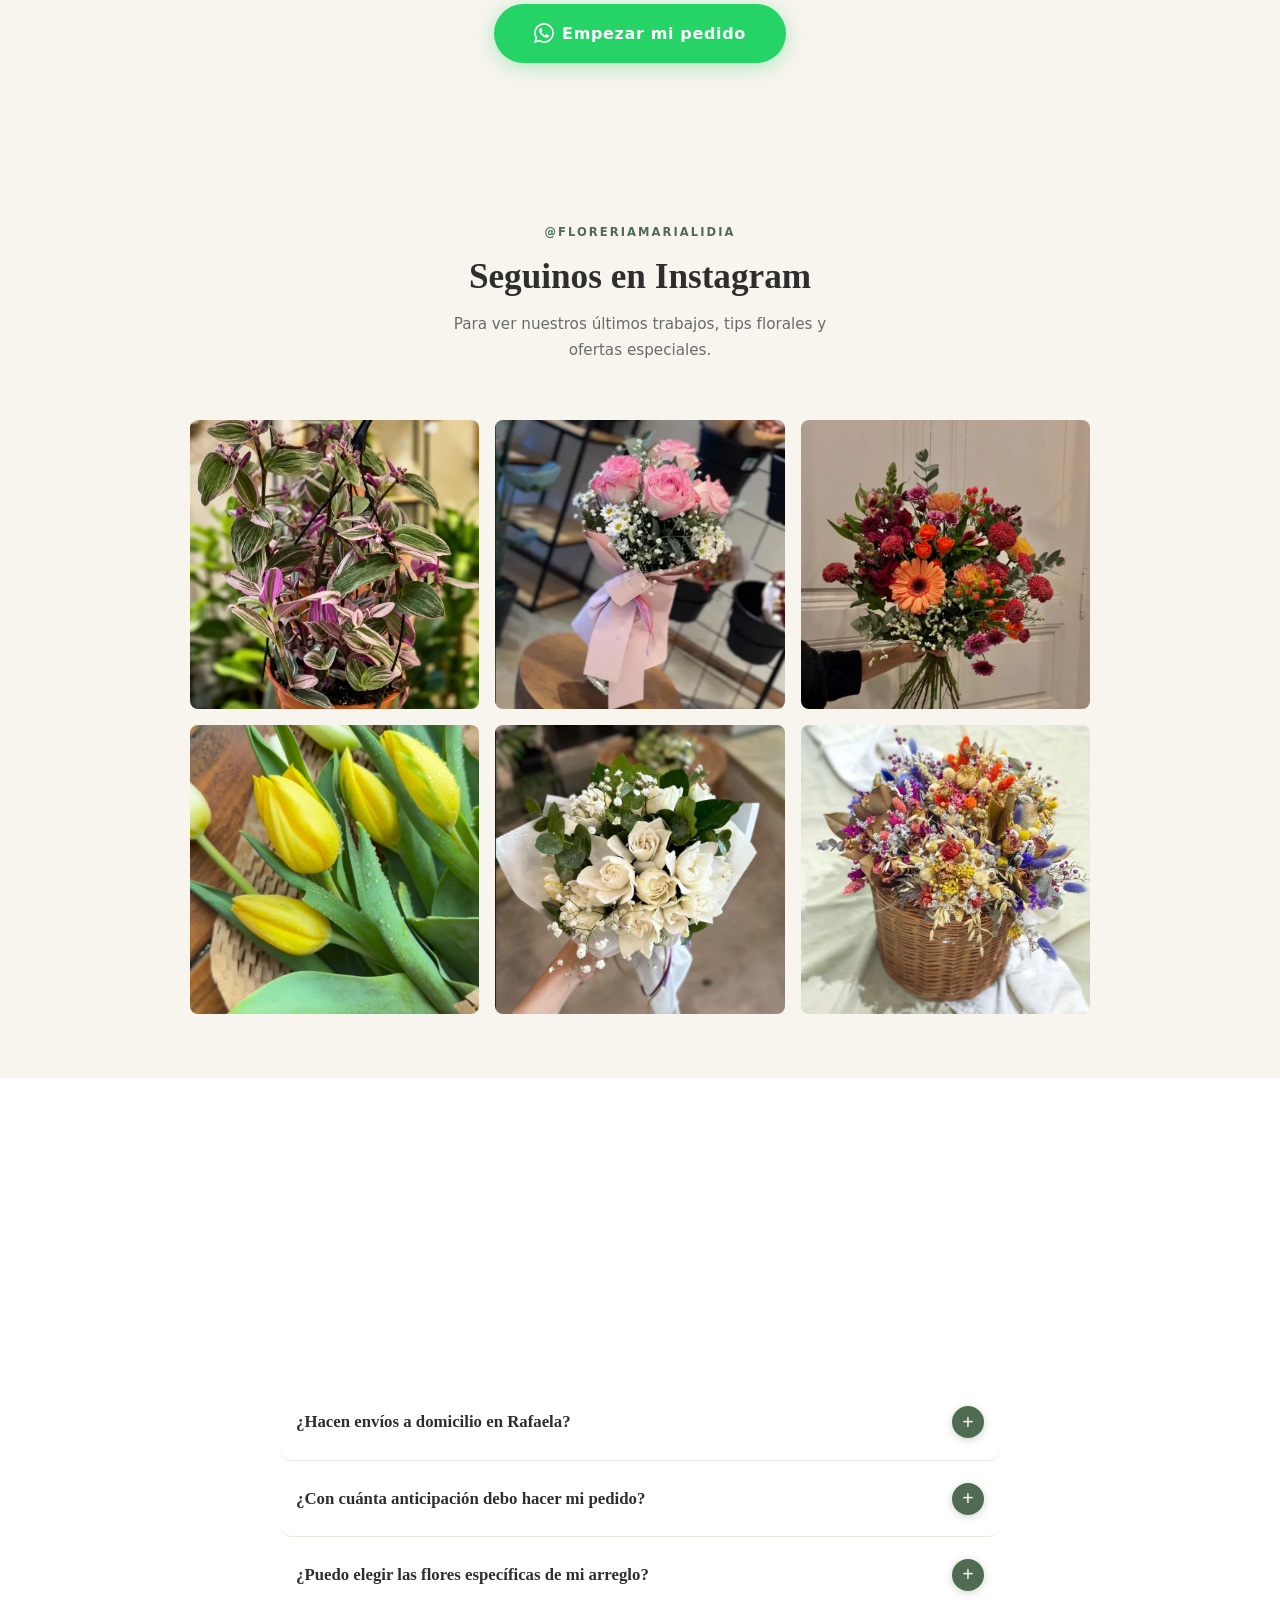
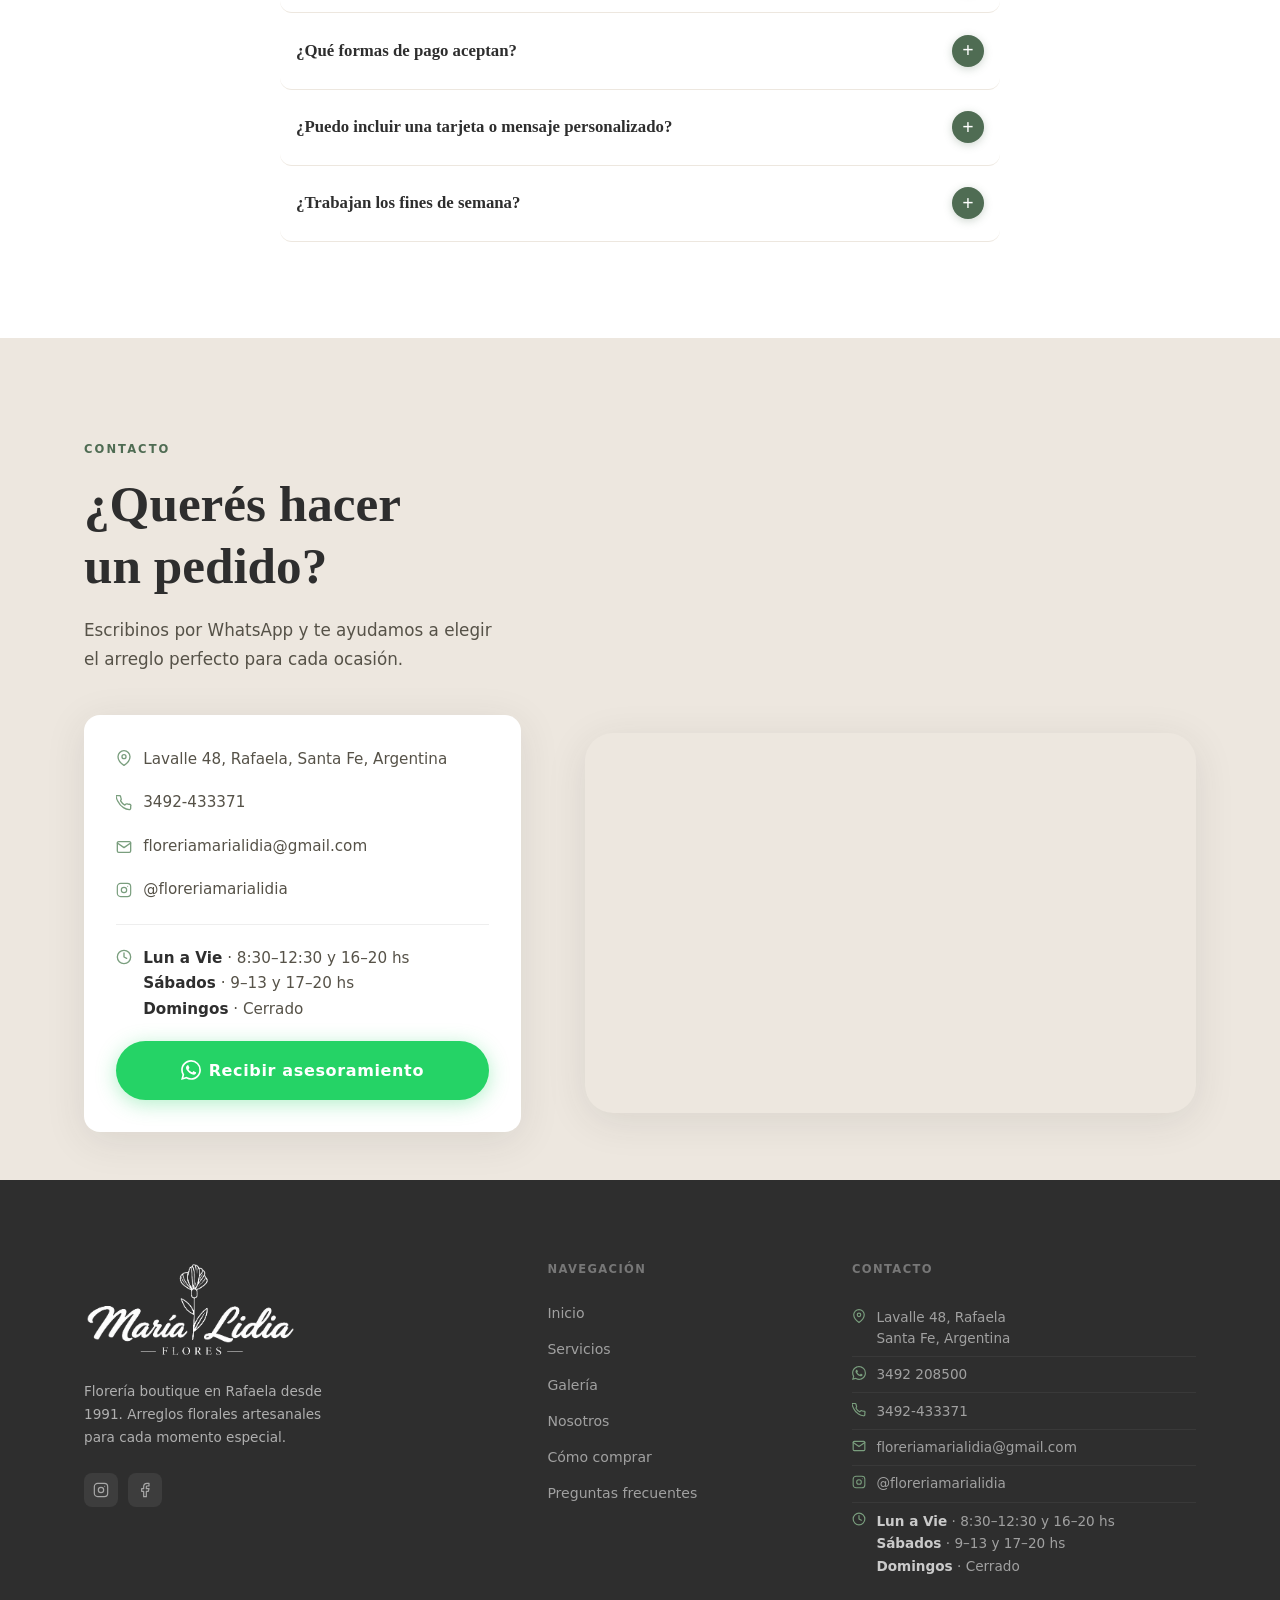
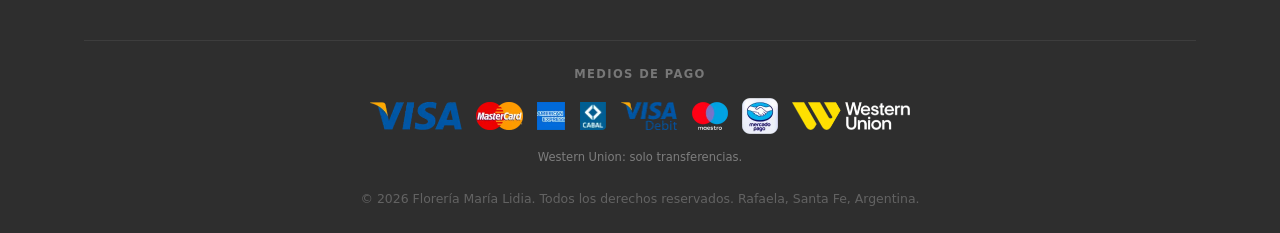
<file: yndex.html>
<!DOCTYPE html>
<html lang="es-AR"><head>
  <meta charset="UTF-8">
  
  <link rel="icon" type="image/png" sizes="16x16" href="img/favicon-16.png">
  <link rel="icon" type="image/png" sizes="32x32" href="img/favicon-32.png">
  <link rel="icon" type="image/png" sizes="48x48" href="img/favicon-48.png">
  <link rel="shortcut icon" href="img/favicon-32.png">
  <link rel="apple-touch-icon" sizes="180x180" href="img/apple-touch-icon.png">
  <meta name="viewport" content="width=device-width, initial-scale=1.0">
  <meta name="theme-color" content="#7A9E7E">
  <title>Florería María Lidia | Arreglos Florales y Ramos en Rafaela, Santa Fe</title>
  <meta name="description" content="Florería María Lidia en Rafaela, Santa Fe. Más de 30 años creando ramos de flores y arreglos florales para cumpleaños, aniversarios, casamientos y eventos. Envío a domicilio. ¡Consultá por WhatsApp!">
  <link rel="canonical" href="https://www.floreriamarialidia.com.ar/">
  <meta name="robots" content="index, follow">
  <meta name="geo.region" content="AR-S">
  <meta name="geo.placename" content="Rafaela, Santa Fe, Argentina">
  <meta property="og:type" content="website">
  <meta property="og:url" content="https://www.floreriamarialidia.com.ar/">
  <meta property="og:site_name" content="Florería María Lidia">
  <meta property="og:title" content="Florería María Lidia | Flores y Arreglos en Rafaela">
  <meta property="og:description" content="Arreglos florales únicos para cada momento especial. Más de 30 años en Rafaela.">
  <meta property="og:locale" content="es_AR">
  <meta property="og:image" content="https://www.floreriamarialidia.com.ar/og-image.jpg">
  <meta property="og:image:width" content="1200">
  <meta property="og:image:height" content="630">
  <meta property="og:image:alt" content="Ramo artesanal de Florería María Lidia, Rafaela">
  <meta name="twitter:card" content="summary_large_image">
  <meta name="twitter:title" content="Florería María Lidia | Flores y Arreglos en Rafaela">
  <meta name="twitter:description" content="Arreglos florales únicos para cada momento especial. Más de 30 años en Rafaela.">
  <meta name="twitter:image" content="https://www.floreriamarialidia.com.ar/og-image.jpg">
  <script type="application/ld+json">
  {
    "@context": "https://schema.org",
    "@type": [
      "LocalBusiness",
      "Florist"
    ],
    "name": "Florería María Lidia",
    "description": "Florería boutique en Rafaela, Santa Fe. Arreglos florales artesanales desde 1991.",
    "url": "https://www.floreriamarialidia.com.ar",
    "telephone": "+5493492208500",
    "email": "floreriamarialidia@gmail.com",
    "foundingDate": "1991",
    "image": "https://www.floreriamarialidia.com.ar/og-image.jpg",
    "logo": "https://www.floreriamarialidia.com.ar/img/01-maria-lidia-flores.webp",
    "hasMap": "https://www.google.com/maps/search/?api=1&query=Lavalle+48%2C+Rafaela%2C+Santa+Fe",
    "priceRange": "$$",
    "address": {
      "@type": "PostalAddress",
      "streetAddress": "Lavalle 48",
      "addressLocality": "Rafaela",
      "addressRegion": "Santa Fe",
      "postalCode": "2300",
      "addressCountry": "AR"
    },
    "geo": {
      "@type": "GeoCoordinates",
      "latitude": -31.2525,
      "longitude": -61.4873
    },
    "openingHoursSpecification": [
      {
        "@type": "OpeningHoursSpecification",
        "dayOfWeek": [
          "Monday",
          "Tuesday",
          "Wednesday",
          "Thursday",
          "Friday"
        ],
        "opens": "08:30",
        "closes": "12:30"
      },
      {
        "@type": "OpeningHoursSpecification",
        "dayOfWeek": [
          "Monday",
          "Tuesday",
          "Wednesday",
          "Thursday",
          "Friday"
        ],
        "opens": "16:00",
        "closes": "20:00"
      },
      {
        "@type": "OpeningHoursSpecification",
        "dayOfWeek": "Saturday",
        "opens": "09:00",
        "closes": "13:00"
      },
      {
        "@type": "OpeningHoursSpecification",
        "dayOfWeek": "Saturday",
        "opens": "17:00",
        "closes": "20:00"
      }
    ],
    "sameAs": [
      "https://www.instagram.com/floreriamarialidia",
      "https://www.facebook.com/floreriamarialidia"
    ]
  }
  </script>
  <!-- ════════════════════════════════════════════════════════════════
       aggregateRating: NO completar con números inventados.
       Google penaliza reseñas falsas. Cuando tengas tu rating real de
       Google Business Profile, agregá este bloque DENTRO del JSON-LD de
       arriba (p. ej. justo después de "priceRange"), con tus datos reales:

         "aggregateRating": {
           "@type": "AggregateRating",
           "ratingValue": "4.9",      ← tu promedio real
           "reviewCount": "127"        ← cantidad real de reseñas
         },
  ═════════════════════════════════════════════════════════════════════ -->
  <script type="application/ld+json">
  {
    "@context": "https://schema.org",
    "@type": "FAQPage",
    "mainEntity": [
      {
        "@type": "Question",
        "name": "¿Hacen envíos a domicilio en Rafaela?",
        "acceptedAnswer": {
          "@type": "Answer",
          "text": "Sí, realizamos envíos en toda la ciudad de Rafaela y zonas cercanas. El costo de envío varía según la distancia y se informa al confirmar el pedido."
        }
      },
      {
        "@type": "Question",
        "name": "¿Con cuánta anticipación debo hacer mi pedido?",
        "acceptedAnswer": {
          "@type": "Answer",
          "text": "Para pedidos estándar, recomendamos al menos 24 horas. Para eventos grandes como casamientos, lo ideal es consultar con 2 semanas de anticipación. Para urgencias, ¡escribinos igual!"
        }
      },
      {
        "@type": "Question",
        "name": "¿Puedo elegir las flores específicas de mi arreglo?",
        "acceptedAnswer": {
          "@type": "Answer",
          "text": "Absolutamente. Podés elegir el tipo de flores, colores, tamaño y estilo. Trabajamos en conjunto con vos para crear algo que represente lo que querés transmitir. Sujeto a disponibilidad."
        }
      },
      {
        "@type": "Question",
        "name": "¿Qué formas de pago aceptan?",
        "acceptedAnswer": {
          "@type": "Answer",
          "text": "Podés pagar mediante transferencia bancaria, en efectivo o con tarjetas de crédito y débito. Los envíos y las reservas se toman con pago anticipado para garantizar la disponibilidad y confirmar tu pedido."
        }
      },
      {
        "@type": "Question",
        "name": "¿Puedo incluir una tarjeta o mensaje personalizado?",
        "acceptedAnswer": {
          "@type": "Answer",
          "text": "¡Claro! Incluimos tarjeta personalizada sin costo adicional. Solo contanos qué querés que diga al hacer el pedido."
        }
      },
      {
        "@type": "Question",
        "name": "¿Trabajan los fines de semana?",
        "acceptedAnswer": {
          "@type": "Answer",
          "text": "Sí. Atendemos de lunes a viernes de 8:30 a 12:30 hs y de 16:00 a 20:00 hs. Los sábados de 9:00 a 13:00 hs y de 17:00 a 20:00 hs. Para urgencias fuera del horario, podés escribirnos por WhatsApp."
        }
      }
    ]
  }
  </script>
  <link rel="preconnect" href="https://fonts.googleapis.com">
  <link rel="preconnect" href="https://fonts.gstatic.com" crossorigin="">
  <link rel="stylesheet" href="css/styles.css?v=3">
</head>
<body>
<template id="__bundler_thumbnail" data-bg-color="#F8F4EE">
  <svg viewBox="0 0 1200 800" xmlns="http://www.w3.org/2000/svg">
    <rect width="1200" height="800" fill="#F8F4EE"></rect>
    <g transform="translate(600,360)" fill="none" stroke="#7A9E7E" stroke-width="14" stroke-linecap="round" stroke-linejoin="round">
      <circle cx="0" cy="0" r="46" fill="#D8A7B1" stroke="none"></circle>
      <ellipse cx="0" cy="-92" rx="34" ry="58"></ellipse>
      <ellipse cx="80" cy="-46" rx="58" ry="34"></ellipse>
      <ellipse cx="80" cy="46" rx="58" ry="34"></ellipse>
      <ellipse cx="0" cy="92" rx="34" ry="58"></ellipse>
      <ellipse cx="-80" cy="46" rx="58" ry="34"></ellipse>
      <ellipse cx="-80" cy="-46" rx="58" ry="34"></ellipse>
      <path d="M0 92 L0 230" stroke-width="16"></path>
    </g>
    <text x="600" y="640" text-anchor="middle" font-family="Georgia, serif" font-size="58" font-style="italic" fill="#2E2E2E">Florería María Lidia</text>
  </svg>
</template>

<!-- HEADER -->
<header id="header" role="banner">
  <div class="container">
    <nav class="nav-inner" aria-label="Navegación principal" style="font-family: sans-serif">
      <a href="#hero" class="nav-logo" aria-label="Florería María Lidia - Inicio">
        <img src="img/01-maria-lidia-flores.webp" alt="María Lidia Flores">
      </a>
      <div class="nav-links" role="list">
        <a href="#hero" style="font-weight:600">Inicio</a>
        <a href="#servicios" style="font-weight:600">Servicios</a>
        <a href="#galeria" style="font-weight:600">Galería</a>
        <a href="productos.html" style="font-weight:600">Productos</a>
        <a href="#nosotros" style="font-weight:600">Nosotros</a>
        <a href="#contacto" style="font-weight:600">Contacto</a>
      </div>
      <button class="hamburger" id="hamburger" aria-label="Abrir menú" aria-expanded="false" aria-controls="mobile-nav">
        <span></span><span></span><span></span>
      </button>
    </nav>
  </div>
</header>
<nav class="mobile-nav" id="mobile-nav" role="dialog" aria-modal="true">
  <button class="mobile-close" id="mobile-close" aria-label="Cerrar menú">✕</button>
  <a href="#hero" class="mobile-link">Inicio</a>
  <a href="#servicios" class="mobile-link">Servicios</a>
  <a href="#galeria" class="mobile-link">Galería</a>
  <a href="productos.html" class="mobile-link">Productos</a>
  <a href="#nosotros" class="mobile-link">Nosotros</a>
  <a href="#faq" class="mobile-link">FAQ</a>
  <a href="#contacto" class="mobile-link">Contacto</a>
  <a href="https://wa.me/5493492208500?text=Hola!%20Quiero%20consultar%20sobre%20flores." class="btn btn-wapp" target="_blank" rel="noopener">Pedir por WhatsApp</a>
</nav>
<main>
<!-- HERO -->
<section id="hero" role="region" aria-label="Inicio">
  <div class="hero-inner">

    <!-- Columna texto (izquierda) -->
    <div class="hero-content">
      <h1 class="hero-title">
        <img src="img/02-las-flores-mas-lindas-floreria-m.webp" alt="Las flores más lindas — Florería María Lidia en Rafaela" class="hero-title-img">
      </h1>
      <p class="hero-subtitle">
        Desde 1991 acompañamos los momentos más importantes con flores, plantas y regalos cuidadosamente seleccionados. Arreglos personalizados, decoración y entrega a domicilio en Rafaela.<br>
      </p>
      <div class="hero-actions">
        <a href="https://wa.me/5493492208500?text=Hola!%20Quer%C3%ADa%20consultar%20precios%20de%20sus%20arreglos." class="btn btn-wapp" target="_blank" rel="noopener">
          <svg width="18" height="18" viewBox="0 0 24 24" fill="currentColor" aria-hidden="true"><path d="M17.472 14.382c-.297-.149-1.758-.867-2.03-.967-.273-.099-.471-.148-.67.15-.197.297-.767.966-.94 1.164-.173.199-.347.223-.644.075-.297-.15-1.255-.463-2.39-1.475-.883-.788-1.48-1.761-1.653-2.059-.173-.297-.018-.458.13-.606.134-.133.298-.347.446-.52.149-.174.198-.298.298-.497.099-.198.05-.371-.025-.52-.075-.149-.669-1.612-.916-2.207-.242-.579-.487-.5-.669-.51-.173-.008-.371-.01-.57-.01-.198 0-.52.074-.792.372-.272.297-1.04 1.016-1.04 2.479 0 1.462 1.065 2.875 1.213 3.074.149.198 2.096 3.2 5.077 4.487.709.306 1.262.489 1.694.625.712.227 1.36.195 1.871.118.571-.085 1.758-.719 2.006-1.413.248-.694.248-1.289.173-1.413-.074-.124-.272-.198-.57-.347m-5.421 7.403h-.004a9.87 9.87 0 01-5.031-1.378l-.361-.214-3.741.982.998-3.648-.235-.374a9.86 9.86 0 01-1.51-5.26c.001-5.45 4.436-9.884 9.888-9.884 2.64 0 5.122 1.03 6.988 2.898a9.825 9.825 0 012.893 6.994c-.003 5.45-4.437 9.884-9.885 9.884m8.413-18.297A11.815 11.815 0 0012.05 0C5.495 0 .16 5.335.157 11.892c0 2.096.547 4.142 1.588 5.945L.057 24l6.305-1.654a11.882 11.882 0 005.683 1.448h.005c6.554 0 11.89-5.335 11.893-11.893a11.821 11.821 0 00-3.48-8.413Z"></path></svg>
          Consultar precios
        </a>
        <a href="#servicios" class="btn btn-outline">Ver servicios</a>
      </div>
    </div>

    <!-- Columna foto (derecha) -->
    <div class="hero-photo-col">
      <img src="img/03-ramo-artesanal-de-lisianthus-bla.webp" alt="Ramo artesanal de lisianthus blancos y rosas amarillas — Florería María Lidia Rafaela" loading="eager" fetchpriority="high">
    </div>

  </div>
</section>

<!-- RIBBON -->
<div class="ribbon" aria-hidden="true">
  <div class="ribbon-track">
    <span class="ribbon-item"><span class="ribbon-dot"></span>Envío a domicilio en Rafaela</span>
    <span class="ribbon-item"><span class="ribbon-dot"></span>+35 años de experiencia</span>
    <span class="ribbon-item"><span class="ribbon-dot"></span>Flores frescas todos los días</span>
    <span class="ribbon-item"><span class="ribbon-dot"></span>Pedidos por WhatsApp</span>
    <span class="ribbon-item"><span class="ribbon-dot"></span>Arreglos personalizados</span>
    <span class="ribbon-item"><span class="ribbon-dot"></span>Casamientos y eventos</span>
    <span class="ribbon-item"><span class="ribbon-dot"></span>Envío a domicilio en Rafaela</span>
    <span class="ribbon-item"><span class="ribbon-dot"></span>+35 años de experiencia</span>
    <span class="ribbon-item"><span class="ribbon-dot"></span>Flores frescas todos los días</span>
    <span class="ribbon-item"><span class="ribbon-dot"></span>Pedidos por WhatsApp</span>
    <span class="ribbon-item"><span class="ribbon-dot"></span>Arreglos personalizados</span>
    <span class="ribbon-item"><span class="ribbon-dot"></span>Casamientos y eventos</span>
  </div>
</div>

<!-- BENEFITS -->
<section id="beneficios" class="section" role="region" aria-labelledby="beneficios-title">
  <div class="container">
    <div class="section-header text-center reveal">
      <span class="eyebrow">Por qué elegirnos</span>
      <h2 class="display-lg" id="beneficios-title" style="margin-top:.5rem;">Lo que nos hace<br>diferentes en Rafaela</h2>
    </div>
    <div class="benefits-grid">
      <article class="benefit-card reveal reveal-delay-1"><div class="benefit-icon"><svg viewBox="0 0 24 24" fill="none" stroke="currentColor" stroke-width="1.8" stroke-linecap="round" stroke-linejoin="round" aria-hidden="true"><path d="M11 20A7 7 0 0 1 9.8 6.1C15.5 5 17 4.48 19 2c1 2 2 4.18 2 8 0 5.5-4.78 10-10 10Z"/><path d="M2 21c0-3 1.85-5.36 5.08-6"/></svg></div><h3 class="benefit-title">Frescura garantizada</h3><p class="body-md">Recibimos flores directamente de productores locales y del mercado central, para que cada arreglo llegue en su mejor momento.</p></article>
      <article class="benefit-card reveal reveal-delay-2"><div class="benefit-icon"><svg viewBox="0 0 24 24" fill="none" stroke="currentColor" stroke-width="1.8" stroke-linecap="round" stroke-linejoin="round" aria-hidden="true"><circle cx="6" cy="6" r="3"/><circle cx="6" cy="18" r="3"/><line x1="20" y1="4" x2="8.12" y2="15.88"/><line x1="14.47" y1="14.48" x2="20" y2="20"/><line x1="8.12" y1="8.12" x2="12" y2="12"/></svg></div><h3 class="benefit-title">Diseño artesanal</h3><p class="body-md">Cada arreglo es creado a mano con criterio estético y cariño. No usamos plantillas: tu pedido es único, igual que la persona que lo recibe.</p></article>
      <article class="benefit-card reveal reveal-delay-3"><div class="benefit-icon"><svg viewBox="0 0 24 24" fill="none" stroke="currentColor" stroke-width="1.8" stroke-linecap="round" stroke-linejoin="round" aria-hidden="true"><rect x="1" y="3" width="15" height="13" rx="1"/><polygon points="16 8 20 8 23 11 23 16 16 16 16 8"/><circle cx="5.5" cy="18.5" r="2.5"/><circle cx="18.5" cy="18.5" r="2.5"/></svg></div><h3 class="benefit-title">Entrega en Rafaela</h3><p class="body-md">Llevamos tu regalo hasta la puerta indicada. Rápido, seguro y con la misma dedicación que pusimos al armarlo.</p></article>
      <article class="benefit-card reveal reveal-delay-4"><div class="benefit-icon"><svg viewBox="0 0 24 24" fill="none" stroke="currentColor" stroke-width="1.8" stroke-linecap="round" stroke-linejoin="round" aria-hidden="true"><path d="M21 11.5a8.38 8.38 0 0 1-.9 3.8 8.5 8.5 0 0 1-7.6 4.7 8.38 8.38 0 0 1-3.8-.9L3 21l1.9-5.7a8.38 8.38 0 0 1-.9-3.8 8.5 8.5 0 0 1 4.7-7.6 8.38 8.38 0 0 1 3.8-.9h.5a8.48 8.48 0 0 1 8 8v.5Z"/></svg></div><h3 class="benefit-title">Atención personalizada</h3><p class="body-md">Te ayudamos a elegir el arreglo ideal según la ocasión, tu presupuesto y el mensaje que querés transmitir.</p></article>
    </div>
  </div>
</section>

<!-- SERVICES -->
<section id="servicios" class="section" role="region" aria-labelledby="servicios-title">
  <div class="container">
    <div class="section-header reveal">
      <span class="eyebrow">Nuestros servicios</span>
      <h2 class="display-lg" id="servicios-title">Flores para<br>cada momento</h2>
      <p class="body-lg" style="max-width:520px;margin-top:1rem;font-weight:500">Desde un ramo romántico hasta la decoración completa de tu evento.</p>
    </div>

    <!-- DESKTOP: grid 3x2, oculta en mobile -->
    <div class="services-grid services-grid-desktop">
      
      <article class="service-card reveal reveal-delay-1" onclick="window.open('https://wa.me/5493492208500?text=Hola%2C%20me%20gustar%C3%ADa%20consultar%20por%20ramos%20florales.%20%C2%BFPodr%C3%ADan%20mostrarme%20opciones%20disponibles%20y%20valores%3F','_blank','noopener')" style="cursor:pointer;">
        <img src="img/04-ramos-y-bouquets-floreria-maria-.webp" alt="Ramos y bouquets — Florería María Lidia Rafaela" loading="lazy">
        <div class="service-overlay">
          <span class="service-tag">ocasiones</span>
          <h3 class="service-name">Ramos florales</h3>
          <p class="service-desc">Para cumpleaños, aniversarios, declaraciones de amor y cualquier ocasión especial.</p>
        </div>
      </article>
      <article class="service-card reveal reveal-delay-2" onclick="window.open('https://wa.me/5493492208500?text=Hola%2C%20me%20gustar%C3%ADa%20recibir%20informaci%C3%B3n%20para%20un%20casamiento%20o%20evento.%20%C2%BFPodr%C3%ADan%20asesorarme%3F','_blank','noopener')" style="cursor:pointer;">
        <img src="img/05-casamientos-y-eventos-florales-f.webp" alt="Casamientos y eventos florales — Florería María Lidia Rafaela" loading="lazy">
        <div class="service-overlay">
          <span class="service-tag">celebraciones</span>
          <h3 class="service-name">Casamientos &amp; Eventos</h3>
          <p class="service-desc">Centros de mesa, arcos florales, ramos de novia y decoración integral para tu gran día.</p>
        </div>
      </article>
      <article class="service-card reveal reveal-delay-3" onclick="window.open('https://wa.me/5493492208500?text=Hola%2C%20necesito%20informaci%C3%B3n%20sobre%20recordatorios%20y%20condolencias.%20%C2%BFPodr%C3%ADan%20ayudarme%3F','_blank','noopener')" style="cursor:pointer;">
        <img src="img/06-coronas-y-condolencias-floreria-.webp" alt="Coronas y condolencias — Florería María Lidia Rafaela" loading="lazy">
        <div class="service-overlay">
          <span class="service-tag">Homenajes</span>
          <h3 class="service-name">Recordatorios &amp; Condolencias</h3>
          <p class="service-desc">Expresá tu pésame con arreglos florales dignos, elaborados con respeto y delicadeza.</p>
        </div>
      </article>
      <article class="service-card reveal reveal-delay-1" onclick="window.open('https://wa.me/5493492208500?text=Hola%2C%20me%20gustar%C3%ADa%20consultar%20por%20productos%20de%20decoraci%C3%B3n%20y%20aromas%20para%20el%20hogar.%20%C2%BFQu%C3%A9%20opciones%20tienen%20disponibles%3F','_blank','noopener')" style="cursor:pointer;">
        <img src="img/07-deco-y-aromas-para-el-hogar-flor.webp" alt="Deco y aromas para el hogar — Florería María Lidia Rafaela" loading="lazy">
        <div class="service-overlay">
          <span class="service-tag">Hogar</span>
          <h3 class="service-name">Deco &amp; aromas</h3>
          <p class="service-desc">Objetos decorativos y aromas cuidadosamente seleccionados para crear espacios cálidos y elegantes.</p>
        </div>
      </article>
      <article class="service-card reveal reveal-delay-2" onclick="window.open('https://wa.me/5493492208500?text=Hola%2C%20me%20gustar%C3%ADa%20conocer%20las%20opciones%20de%20flores%20y%20plantas%20disponibles.%20%C2%BFPodr%C3%ADan%20enviarme%20informaci%C3%B3n%3F','_blank','noopener')" style="cursor:pointer;">
        <img src="img/08-flores-y-plantas-floreria-maria-.webp" alt="Flores y plantas — Florería María Lidia Rafaela" loading="lazy">
        <div class="service-overlay">
          <span class="service-tag">botánica</span>
          <h3 class="service-name">Flores &amp; Plantas</h3>
          <p class="service-desc">Regalos que perduran: flores de estación y plantas para hogares.</p>
        </div>
      </article>
      <article class="service-card reveal reveal-delay-3" onclick="window.open('https://wa.me/5493492208500?text=Hola%2C%20me%20gustar%C3%ADa%20recibir%20informaci%C3%B3n%20sobre%20arreglos%20empresariales%20para%20regalos%20corporativos%20o%20empresas.','_blank','noopener')" style="cursor:pointer;">
        <img src="img/09-arreglos-empresariales-floreria-.webp" alt="Arreglos empresariales — Florería María Lidia Rafaela" loading="lazy">
        <div class="service-overlay">
          <span class="service-tag">corporativo</span>
          <h3 class="service-name">Arreglos Empresariales</h3>
          <p class="service-desc">Flores para recepciones, lanzamientos y regalos corporativos con identidad.</p>
        </div>
      </article>
    </div>
  </div>

  <!-- MOBILE: carrusel, oculto en desktop -->
  <div class="sc-root" id="servicesCarousel" aria-label="Carrusel de servicios">
    <div class="sc-viewport">
      <div class="sc-track" id="scTrack">
        
        <div class="sc-slide" data-index="0" onclick="window.open('https://wa.me/5493492208500?text=Hola%2C%20me%20gustar%C3%ADa%20consultar%20por%20ramos%20florales.%20%C2%BFPodr%C3%ADan%20mostrarme%20opciones%20disponibles%20y%20valores%3F','_blank','noopener')" style="cursor:pointer;">
          <img src="img/10-ramos-y-bouquets-floreria-maria-.webp" alt="Ramos y bouquets — Florería María Lidia Rafaela" loading="lazy">
          <div class="sc-card-info">
            <span class="sc-tag">ocasiones</span>
            <h3 class="sc-name">Ramos florales</h3>
            <p class="sc-desc">Para cumpleaños, aniversarios, declaraciones de amor y cualquier ocasión especial.</p>
          </div>
        </div>
        <div class="sc-slide" data-index="1" onclick="window.open('https://wa.me/5493492208500?text=Hola%2C%20me%20gustar%C3%ADa%20recibir%20informaci%C3%B3n%20para%20un%20casamiento%20o%20evento.%20%C2%BFPodr%C3%ADan%20asesorarme%3F','_blank','noopener')" style="cursor:pointer;">
          <img src="img/11-casamientos-y-eventos-florales-f.webp" alt="Casamientos y eventos florales — Florería María Lidia Rafaela" loading="lazy">
          <div class="sc-card-info">
            <span class="sc-tag">celebraciones</span>
            <h3 class="sc-name">Casamientos &amp; Eventos</h3>
            <p class="sc-desc">Centros de mesa, arcos florales, ramos de novia y decoración integral para tu gran día.</p>
          </div>
        </div>
        <div class="sc-slide" data-index="2" onclick="window.open('https://wa.me/5493492208500?text=Hola%2C%20necesito%20informaci%C3%B3n%20sobre%20recordatorios%20y%20condolencias.%20%C2%BFPodr%C3%ADan%20ayudarme%3F','_blank','noopener')" style="cursor:pointer;">
          <img src="img/12-coronas-y-condolencias-floreria-.webp" alt="Coronas y condolencias — Florería María Lidia Rafaela" loading="lazy">
          <div class="sc-card-info">
            <span class="sc-tag">Homenajes</span>
            <h3 class="sc-name">Recordatorios &amp; Condolencias</h3>
            <p class="sc-desc">Expresá tu pésame con arreglos florales dignos, elaborados con respeto y delicadeza.</p>
          </div>
        </div>
        <div class="sc-slide" data-index="3" onclick="window.open('https://wa.me/5493492208500?text=Hola%2C%20me%20gustar%C3%ADa%20consultar%20por%20productos%20de%20decoraci%C3%B3n%20y%20aromas%20para%20el%20hogar.%20%C2%BFQu%C3%A9%20opciones%20tienen%20disponibles%3F','_blank','noopener')" style="cursor:pointer;">
          <img src="img/13-deco-y-aromas-para-el-hogar-flor.webp" alt="Deco y aromas para el hogar — Florería María Lidia Rafaela" loading="lazy">
          <div class="sc-card-info">
            <span class="sc-tag">Hogar</span>
            <h3 class="sc-name">Deco &amp; aromas</h3>
            <p class="sc-desc">Objetos decorativos y aromas cuidadosamente seleccionados para crear espacios cálidos y elegantes.</p>
          </div>
        </div>
        <div class="sc-slide" data-index="4" onclick="window.open('https://wa.me/5493492208500?text=Hola%2C%20me%20gustar%C3%ADa%20conocer%20las%20opciones%20de%20flores%20y%20plantas%20disponibles.%20%C2%BFPodr%C3%ADan%20enviarme%20informaci%C3%B3n%3F','_blank','noopener')" style="cursor:pointer;">
          <img src="img/14-flores-y-plantas-floreria-maria-.webp" alt="Flores y plantas — Florería María Lidia Rafaela" loading="lazy">
          <div class="sc-card-info">
            <span class="sc-tag">botánica</span>
            <h3 class="sc-name">Flores &amp; Plantas</h3>
            <p class="sc-desc">Regalos que perduran: flores de estación y plantas para hogares.</p>
          </div>
        </div>
        <div class="sc-slide" data-index="5" onclick="window.open('https://wa.me/5493492208500?text=Hola%2C%20me%20gustar%C3%ADa%20recibir%20informaci%C3%B3n%20sobre%20arreglos%20empresariales%20para%20regalos%20corporativos%20o%20empresas.','_blank','noopener')" style="cursor:pointer;">
          <img src="img/15-arreglos-empresariales-floreria-.webp" alt="Arreglos empresariales — Florería María Lidia Rafaela" loading="lazy">
          <div class="sc-card-info">
            <span class="sc-tag">corporativo</span>
            <h3 class="sc-name">Arreglos Empresariales</h3>
            <p class="sc-desc">Flores para recepciones, lanzamientos y regalos corporativos con identidad.</p>
          </div>
        </div>
      </div>
    </div>
    <button class="sc-arrow sc-arrow-prev" id="scPrev" aria-label="Servicio anterior">
      <svg width="18" height="18" viewBox="0 0 24 24" fill="none" stroke="currentColor" stroke-width="2.5" stroke-linecap="round" stroke-linejoin="round"><polyline points="15 18 9 12 15 6"></polyline></svg>
    </button>
    <button class="sc-arrow sc-arrow-next" id="scNext" aria-label="Siguiente servicio">
      <svg width="18" height="18" viewBox="0 0 24 24" fill="none" stroke="currentColor" stroke-width="2.5" stroke-linecap="round" stroke-linejoin="round"><polyline points="9 6 15 12 9 18"></polyline></svg>
    </button>
    <div class="sc-dots" id="scDots" role="tablist"></div>
  </div>

</section>

<!-- GALLERY -->
<section id="galeria" class="section" role="region" aria-labelledby="galeria-title">
  <div class="container">
    <div class="section-header text-center reveal">
      <span class="eyebrow">Galería</span>
      <h2 class="display-lg" id="galeria-title">Un recorrido<br>por la florería</h2>
      <p class="body-lg" style="max-width:480px;margin:1rem auto 0;font-weight:500">Ramos, plantas, deco y aromas: los detalles que encontrás todos los días en nuestro local.</p>
    </div>
    <div class="gallery-grid reveal">
      <div class="gallery-item g1" tabindex="0" role="button" aria-label="Ampliar imagen"><img src="img/16-pizarra-las-flores-mas-lindas-co.webp" alt="Pizarra las flores más lindas con ramitos de flores secas" loading="lazy"></div>
      <div class="gallery-item g2" tabindex="0" role="button" aria-label="Ampliar imagen"><img src="img/17-ramo-de-gerberas-rosas-y-rosas-r.webp" alt="Ramo de gerberas rosas y rosas rojas en mano" loading="lazy"></div>
      <div class="gallery-item g3" tabindex="0" role="button" aria-label="Ampliar imagen"><img src="img/18-plantas-de-interior-ficus-lyrata.webp" alt="Plantas de interior: ficus lyrata y palmera" loading="lazy"></div>
      <div class="gallery-item g4" tabindex="0" role="button" aria-label="Ampliar imagen"><img src="img/19-velas-y-home-spray-en-el-local.webp" alt="Velas y home spray en el local" loading="lazy"></div>
      <div class="gallery-item g5" tabindex="0" role="button" aria-label="Ampliar imagen"><img src="img/20-rosas-rojas-frescas-en-primer-pl.webp" alt="Rosas rojas frescas en primer plano" loading="lazy"></div>
      <div class="gallery-item g6 gallery-extra"><img src="img/21-bolsa-de-regalo-negra.webp" alt="Bolsa de regalo negra" loading="lazy"></div>
      <div class="gallery-item g7 gallery-extra"><img src="img/22-ramo-de-margaritas-blancas.webp" alt="Ramo de margaritas blancas" loading="lazy"></div>
      <div class="gallery-item g8 gallery-extra"><img src="img/23-ramo-con-rosa-roja-envuelto-en-p.webp" alt="Ramo con rosa roja envuelto en papel" loading="lazy"></div>
      <div class="gallery-item g9 gallery-extra"><img src="img/24-ramo-de-flores-secas-en-tonos-ca.webp" alt="Ramo de flores secas en tonos cálidos" loading="lazy"></div>
      <div class="gallery-item g10 gallery-extra"><img src="img/25-canastos-artesanales-del-local.webp" alt="Canastos artesanales del local" loading="lazy"></div>
      <div class="gallery-item g11 gallery-extra"><img src="img/26-ramo-blanco-de-flores-frescas.webp" alt="Ramo blanco de flores frescas" loading="lazy"></div>
      <div class="gallery-item g12 gallery-extra"><img src="img/27-ramo-de-flores-secas-en-estanter.webp" alt="Ramo de flores secas en estantería" loading="lazy"></div>
      <div class="gallery-item g13 gallery-extra"><img src="img/28-plantas-de-interior-en-macetas.webp" alt="Plantas de interior en macetas" loading="lazy"></div>
    </div>
  </div>
</section>

<!-- PRODUCTOS DESTACADOS (acceso al catálogo) -->
<section id="productos" class="section" role="region" aria-labelledby="productos-title">
  <div class="container">
    <a href="productos.html" class="products-teaser reveal" aria-label="Ver el catálogo de productos destacados">
      <img src="img/27-ramo-de-flores-secas-en-estanter.webp" alt="Productos destacados de Florería María Lidia: ramos, plantas, deco y aromas" loading="lazy">
      <div class="products-teaser-overlay">
        <span class="service-tag">Nuestro catálogo</span>
        <h2 class="display-lg" id="productos-title" style="color:var(--white);">Productos<br>destacados</h2>
        <p class="products-teaser-desc">Ramos, plantas y artículos más consultados: encontrá tu opción ideal y consultala por WhatsApp.</p>
        <span class="products-teaser-btn">Explorar el catálogo
          <svg width="16" height="16" viewBox="0 0 24 24" fill="none" stroke="currentColor" stroke-width="2.2" stroke-linecap="round" stroke-linejoin="round" aria-hidden="true"><line x1="5" y1="12" x2="19" y2="12"></line><polyline points="12 5 19 12 12 19"></polyline></svg>
        </span>
      </div>
    </a>
  </div>
</section>


<!-- ABOUT -->
<section id="nosotros" class="section" style="padding-bottom:7rem;" role="region" aria-labelledby="nosotros-title">
  <div class="container">
    <div class="about-grid">
      <div class="about-image-wrap reveal">
        <img class="about-img-main" style="object-fit:cover;object-position:left bottom;" src="img/29-ramos-artesanales-de-floreria-ma.webp" alt="Ramos artesanales de Florería María Lidia Rafaela" loading="lazy">
      </div>
      <div class="reveal reveal-delay-2">
        <span class="eyebrow">Nuestra historia</span>
        <h2 class="display-lg" id="nosotros-title" style="margin:.75rem 0 1.25rem;">Desde 1991<br>regalando belleza<br>en Rafaela</h2>
        <div class="divider"></div>
        <p class="body-lg" style="margin-bottom:1.25rem;">En la casa de Lidia Valvo comenzó un sueño familiar: acercar la belleza de las flores a cada familia de Rafaela. Pionera en la ciudad por sus bouquets de flores mixtas, Lidia transformó su pasión en un oficio que rápidamente se ganó el cariño de sus clientes.</p>
        <p class="body-lg" style="margin-bottom:2rem;">Con el paso de los años nos mudamos a nuestro local de Lavalle 48, donde seguimos creando arreglos florales con el mismo compromiso, dedicación y amor que nos acompañan desde el primer día.</p>
      </div>
    </div>
  </div>
</section>

<!-- HOW TO BUY -->
<section id="como-comprar" class="section" role="region" aria-labelledby="comprar-title">
  <div class="container">
    <div class="section-header text-center reveal">
      <span class="eyebrow">Proceso simple</span>
      <h2 class="display-lg" id="comprar-title">¿Cómo pedir<br>tus flores?</h2>
      <p class="body-lg" style="max-width:460px;margin:1rem auto 0;">Hacerle llegar flores a quien querés es más fácil de lo que pensás.</p>
    </div>
    <div class="steps-grid">
      <div class="step reveal reveal-delay-1"><div class="step-num">1</div><h3 class="step-title">Elegí tu arreglo</h3><p class="body-md">Mirá nuestra galería o describinos qué tenés en mente. Podemos asesorarte sin compromiso.</p></div>
      <div class="step reveal reveal-delay-2"><div class="step-num">2</div><h3 class="step-title">Escribinos por WhatsApp</h3><p class="body-md">Contanos la ocasión, el mensaje y la dirección de entrega. Te respondemos rápidamente.</p></div>
      <div class="step reveal reveal-delay-3"><div class="step-num">3</div><h3 class="step-title">Confirmá tu pedido</h3><p class="body-md">Coordinamos la fecha y hora ideal. Aceptamos transferencia, efectivo y tarjetas de credito.</p></div>
      <div class="step reveal reveal-delay-4"><div class="step-num">4</div><h3 class="step-title">¡Lo recibís en casa!</h3><p class="body-md">Tu arreglo llega fresco, embalado con cuidado y con la tarjeta personalizada que elegiste.</p></div>
    </div>
    <div class="steps-cta reveal">
      <a href="https://wa.me/5493492208500?text=Hola!%20Quiero%20empezar%20mi%20pedido." class="btn btn-wapp" target="_blank" rel="noopener" style="font-size:1rem;padding:1rem 2.5rem;">
        <svg width="20" height="20" viewBox="0 0 24 24" fill="currentColor"><path d="M17.472 14.382c-.297-.149-1.758-.867-2.03-.967-.273-.099-.471-.148-.67.15-.197.297-.767.966-.94 1.164-.173.199-.347.223-.644.075-.297-.15-1.255-.463-2.39-1.475-.883-.788-1.48-1.761-1.653-2.059-.173-.297-.018-.458.13-.606.134-.133.298-.347.446-.52.149-.174.198-.298.298-.497.099-.198.05-.371-.025-.52-.075-.149-.669-1.612-.916-2.207-.242-.579-.487-.5-.669-.51-.173-.008-.371-.01-.57-.01-.198 0-.52.074-.792.372-.272.297-1.04 1.016-1.04 2.479 0 1.462 1.065 2.875 1.213 3.074.149.198 2.096 3.2 5.077 4.487.709.306 1.262.489 1.694.625.712.227 1.36.195 1.871.118.571-.085 1.758-.719 2.006-1.413.248-.694.248-1.289.173-1.413-.074-.124-.272-.198-.57-.347m-5.421 7.403h-.004a9.87 9.87 0 01-5.031-1.378l-.361-.214-3.741.982.998-3.648-.235-.374a9.86 9.86 0 01-1.51-5.26c.001-5.45 4.436-9.884 9.888-9.884 2.64 0 5.122 1.03 6.988 2.898a9.825 9.825 0 012.893 6.994c-.003 5.45-4.437 9.884-9.885 9.884m8.413-18.297A11.815 11.815 0 0012.05 0C5.495 0 .16 5.335.157 11.892c0 2.096.547 4.142 1.588 5.945L.057 24l6.305-1.654a11.882 11.882 0 005.683 1.448h.005c6.554 0 11.89-5.335 11.893-11.893a11.821 11.821 0 00-3.48-8.413Z"></path></svg>
        Empezar mi pedido
      </a>
    </div>
  </div>
</section>



<!-- INSTAGRAM -->
<section id="instagram" class="section-sm" role="region" aria-labelledby="insta-title">
  <div class="container">
    <div class="section-header text-center reveal">
      <span class="eyebrow">@floreriamarialidia</span>
      <h2 class="display-md" id="insta-title" style="margin-top:.5rem;">Seguinos en Instagram</h2>
      <p class="body-md" style="max-width:400px;margin:.75rem auto 0;font-weight:500">Para ver nuestros últimos trabajos, tips florales y ofertas especiales.</p>
    </div>
    <div class="insta-grid reveal">
      <a href="https://www.instagram.com/floreriamarialidia" target="_blank" rel="noopener" class="insta-item"><img src="img/30-planta-colgante.webp" alt="Planta colgante" loading="lazy"><div class="insta-overlay"><span class="insta-icon">♥</span></div></a>
      <a href="https://www.instagram.com/floreriamarialidia" target="_blank" rel="noopener" class="insta-item"><img src="img/31-ramo-de-rosas-rosadas.webp" alt="Ramo de rosas rosadas" loading="lazy"><div class="insta-overlay"><span class="insta-icon">♥</span></div></a>
      <a href="https://www.instagram.com/floreriamarialidia" target="_blank" rel="noopener" class="insta-item"><img src="img/32-ramo-multicolor.webp" alt="Ramo multicolor" loading="lazy"><div class="insta-overlay"><span class="insta-icon">♥</span></div></a>
      <a href="https://www.instagram.com/floreriamarialidia" target="_blank" rel="noopener" class="insta-item"><img src="img/33-tulipanes-amarillos.webp" alt="Tulipanes amarillos" loading="lazy"><div class="insta-overlay"><span class="insta-icon">♥</span></div></a>
      <a href="https://www.instagram.com/floreriamarialidia" target="_blank" rel="noopener" class="insta-item"><img src="img/34-ramo-de-rosas-blancas.webp" alt="Ramo de rosas blancas" loading="lazy"><div class="insta-overlay"><span class="insta-icon">♥</span></div></a>
      <a href="https://www.instagram.com/floreriamarialidia" target="_blank" rel="noopener" class="insta-item"><img src="img/35-canasto-de-flores-secas.webp" alt="Canasto de flores secas" loading="lazy"><div class="insta-overlay"><span class="insta-icon">♥</span></div></a>
    </div>
  </div>
</section>

<!-- FAQ -->
<section id="faq" class="section" role="region" aria-labelledby="faq-title">
  <div class="container">
    <div class="section-header text-center reveal">
      <span class="eyebrow">Preguntas frecuentes</span>
      <h2 class="display-lg" id="faq-title">Todo lo que<br>necesitás saber</h2>
    </div>
    <div class="faq-list">
      <div class="faq-item"><button class="faq-question" aria-expanded="false">¿Hacen envíos a domicilio en Rafaela?<span class="faq-icon">+</span></button><div class="faq-answer"><p>Sí, realizamos envíos en toda la ciudad de Rafaela y zonas cercanas. El costo de envío varía según la distancia y se informa al confirmar el pedido.</p></div></div>
      <div class="faq-item"><button class="faq-question" aria-expanded="false">¿Con cuánta anticipación debo hacer mi pedido?<span class="faq-icon">+</span></button><div class="faq-answer"><p>Para pedidos estándar, recomendamos al menos 24 horas. Para eventos grandes como casamientos, lo ideal es consultar con 2 semanas de anticipación. Para urgencias, ¡escribinos igual!</p></div></div>
      <div class="faq-item"><button class="faq-question" aria-expanded="false">¿Puedo elegir las flores específicas de mi arreglo?<span class="faq-icon">+</span></button><div class="faq-answer"><p>Absolutamente. Podés elegir el tipo de flores, colores, tamaño y estilo. Trabajamos en conjunto con vos para crear algo que represente lo que querés transmitir. Sujeto a disponibilidad.</p></div></div>
      <div class="faq-item"><button class="faq-question" aria-expanded="false">¿Qué formas de pago aceptan?<span class="faq-icon">+</span></button><div class="faq-answer"><p>Podés pagar mediante transferencia bancaria, en efectivo o con tarjetas de crédito y débito. Los envíos y las reservas se toman con pago anticipado para garantizar la disponibilidad y confirmar tu pedido.</p></div></div>
      <div class="faq-item"><button class="faq-question" aria-expanded="false">¿Puedo incluir una tarjeta o mensaje personalizado?<span class="faq-icon">+</span></button><div class="faq-answer"><p>¡Claro! Incluimos tarjeta personalizada sin costo adicional. Solo contanos qué querés que diga al hacer el pedido.</p></div></div>
      <div class="faq-item"><button class="faq-question" aria-expanded="false">¿Trabajan los fines de semana?<span class="faq-icon">+</span></button><div class="faq-answer"><p>Sí. Atendemos de lunes a viernes de 8:30 a 12:30 hs y de 16:00 a 20:00 hs. Los sábados de 9:00 a 13:00 hs y de 17:00 a 20:00 hs. Para urgencias fuera del horario, podés escribirnos por WhatsApp.</p></div></div>
    </div>
  </div>
</section>

<!-- CONTACT -->
<section id="contacto" class="section" role="region" aria-labelledby="contacto-title">
  <div class="container">
    <div class="contact-left reveal" style="margin-bottom:2.5rem;">
        <span class="eyebrow">Contacto</span>
        <h2 class="display-lg" id="contacto-title" style="margin:.75rem 0 1.25rem;">¿Querés hacer<br>un pedido?</h2>
        <p class="body-lg" style="max-width:420px;margin-bottom:0;">Escribinos por WhatsApp y te ayudamos a elegir el arreglo perfecto para cada ocasión.</p>
    </div>
    <div class="contact-simple-grid">
      <div style="background:var(--white);border-radius:var(--radius-md);box-shadow:var(--shadow-card);padding:2rem;">
          <div style="display:flex;flex-direction:column;gap:1.1rem;">
            <div style="display:flex;gap:.7rem;align-items:flex-start;"><svg width="16" height="16" viewBox="0 0 24 24" fill="none" stroke="currentColor" stroke-width="2" stroke-linecap="round" stroke-linejoin="round" style="flex-shrink:0;margin-top:3px;color:var(--sage)"><path d="M21 10c0 7-9 13-9 13s-9-6-9-13a9 9 0 0118 0z"></path><circle cx="12" cy="10" r="3"></circle></svg><a href="https://www.google.com/maps/search/?api=1&query=Lavalle+48%2C+Rafaela%2C+Santa+Fe%2C+Argentina" target="_blank" rel="noopener" class="body-md" style="text-decoration:none;">Lavalle 48, Rafaela, Santa Fe, Argentina</a></div>
            <div style="display:flex;gap:.7rem;align-items:center;"><svg width="16" height="16" viewBox="0 0 24 24" fill="none" stroke="currentColor" stroke-width="2" stroke-linecap="round" stroke-linejoin="round" style="flex-shrink:0;color:var(--sage)"><path d="M22 16.92v3a2 2 0 01-2.18 2 19.79 19.79 0 01-8.63-3.07A19.5 19.5 0 013.07 9.81a19.79 19.79 0 01-3.07-8.68A2 2 0 012 .9h3a2 2 0 012 1.72c.127.96.361 1.903.7 2.81a2 2 0 01-.45 2.11L6.91 8.84a16 16 0 006.29 6.29l1.31-1.31a2 2 0 012.11-.45c.907.339 1.85.573 2.81.7A2 2 0 0122 16.92z"></path></svg><a href="tel:+543492433371" class="body-md" style="text-decoration:none;">3492-433371</a></div>
            <div style="display:flex;gap:.7rem;align-items:center;"><svg width="16" height="16" viewBox="0 0 24 24" fill="none" stroke="currentColor" stroke-width="2" stroke-linecap="round" stroke-linejoin="round" style="flex-shrink:0;color:var(--sage)"><path d="M4 4h16c1.1 0 2 .9 2 2v12c0 1.1-.9 2-2 2H4c-1.1 0-2-.9-2-2V6c0-1.1.9-2 2-2z"></path><polyline points="22,6 12,13 2,6"></polyline></svg><a href="mailto:floreriamarialidia@gmail.com" class="body-md" style="text-decoration:none;">floreriamarialidia@gmail.com</a></div>
            <div style="display:flex;gap:.7rem;align-items:center;"><svg width="16" height="16" viewBox="0 0 24 24" fill="none" stroke="currentColor" stroke-width="1.8" stroke-linecap="round" stroke-linejoin="round" style="flex-shrink:0;color:var(--sage)"><rect x="2" y="2" width="20" height="20" rx="5" ry="5"></rect><circle cx="12" cy="12" r="4"></circle><circle cx="17.5" cy="6.5" r="0.8" fill="currentColor" stroke="none"></circle></svg><a href="https://www.instagram.com/floreriamarialidia" target="_blank" rel="noopener" class="body-md" style="text-decoration:none;">@floreriamarialidia</a></div>
            <div style="height:1px;background:rgba(46,46,46,.08);margin:.2rem 0;"></div>
            <div style="display:flex;gap:.7rem;align-items:flex-start;"><svg width="16" height="16" viewBox="0 0 24 24" fill="none" stroke="currentColor" stroke-width="2" stroke-linecap="round" stroke-linejoin="round" style="flex-shrink:0;margin-top:3px;color:var(--sage)"><circle cx="12" cy="12" r="10"></circle><polyline points="12 6 12 12 16 14"></polyline></svg><span class="body-md"><strong style="color:var(--dark);font-weight:600;">Lun a Vie</strong> · 8:30–12:30 y 16–20 hs<br><strong style="color:var(--dark);font-weight:600;">Sábados</strong> · 9–13 y 17–20 hs<br><strong style="color:var(--dark);font-weight:600;">Domingos</strong> · Cerrado</span></div>
            <a href="https://wa.me/5493492208500?text=Hola!%20Me%20gustar%C3%ADa%20recibir%20asesoramiento%20para%20elegir%20un%20arreglo." class="btn btn-wapp" target="_blank" rel="noopener" style="width:100%;justify-content:center;font-size:1rem;padding:1rem 2.5rem;"><svg width="20" height="20" viewBox="0 0 24 24" fill="currentColor"><path d="M17.472 14.382c-.297-.149-1.758-.867-2.03-.967-.273-.099-.471-.148-.67.15-.197.297-.767.966-.94 1.164-.173.199-.347.223-.644.075-.297-.15-1.255-.463-2.39-1.475-.883-.788-1.48-1.761-1.653-2.059-.173-.297-.018-.458.13-.606.134-.133.298-.347.446-.52.149-.174.198-.298.298-.497.099-.198.05-.371-.025-.52-.075-.149-.669-1.612-.916-2.207-.242-.579-.487-.5-.669-.51-.173-.008-.371-.01-.57-.01-.198 0-.52.074-.792.372-.272.297-1.04 1.016-1.04 2.479 0 1.462 1.065 2.875 1.213 3.074.149.198 2.096 3.2 5.077 4.487.709.306 1.262.489 1.694.625.712.227 1.36.195 1.871.118.571-.085 1.758-.719 2.006-1.413.248-.694.248-1.289.173-1.413-.074-.124-.272-.198-.57-.347m-5.421 7.403h-.004a9.87 9.87 0 01-5.031-1.378l-.361-.214-3.741.982.998-3.648-.235-.374a9.86 9.86 0 01-1.51-5.26c.001-5.45 4.436-9.884 9.888-9.884 2.64 0 5.122 1.03 6.988 2.898a9.825 9.825 0 012.893 6.994c-.003 5.45-4.437 9.884-9.885 9.884m8.413-18.297A11.815 11.815 0 0012.05 0C5.495 0 .16 5.335.157 11.892c0 2.096.547 4.142 1.588 5.945L.057 24l6.305-1.654a11.882 11.882 0 005.683 1.448h.005c6.554 0 11.89-5.335 11.893-11.893a11.821 11.821 0 00-3.48-8.413Z"></path></svg>
            Recibir asesoramiento</a>
          </div>
        </div>
      <div class="contact-map reveal reveal-delay-2">
        <div class="map-wrap">
          <iframe src="https://www.google.com/maps/embed?pb=!1m18!1m12!1m3!1d3410.8578188904517!2d-61.49302192486342!3d-31.252359088340192!2m3!1f0!2f0!3f0!3m2!1i1024!2i768!4f13.1!3m3!1m2!1s0x95caae3808813e2f%3A0x26c7d5d3ce34a707!2sLavalle%2048%2C%20S2300QKD%20Rafaela%2C%20Santa%20Fe!5e0!3m2!1ses!2sar!4v1783532524893!5m2!1ses!2sar" allowfullscreen="" loading="lazy" referrerpolicy="no-referrer-when-downgrade" title="Ubicación Florería María Lidia — Lavalle 48, Rafaela">
          </iframe>
        </div>
      </div>
    </div>
  </div>
</section>
</main>
<!-- FOOTER -->
<footer id="footer" role="contentinfo">
  <div class="container">
    <div class="footer-grid-4">

      <!-- Col 1: Logo + descripción -->
      <div class="footer-col-brand">
        <img src="img/36-floreria-maria-lidia.webp" alt="Florería María Lidia" style="height: 100px; object-fit: contain; max-width: 240px; display: block; margin-bottom: 1.25rem; width: 213px">
        <p class="footer-tagline">
          Florería boutique en Rafaela desde 1991. Arreglos florales artesanales para cada momento especial.
        </p>
        <div class="footer-social">
          <a href="https://www.instagram.com/floreriamarialidia" target="_blank" rel="noopener" class="footer-social-link" aria-label="Instagram">
            <svg width="16" height="16" viewBox="0 0 24 24" fill="none" stroke="currentColor" stroke-width="1.8" stroke-linecap="round" stroke-linejoin="round"><rect x="2" y="2" width="20" height="20" rx="5" ry="5"></rect><circle cx="12" cy="12" r="4"></circle><circle cx="17.5" cy="6.5" r="0.8" fill="currentColor" stroke="none"></circle></svg>
          </a>
          <a href="https://www.facebook.com/floreriamarialidia" target="_blank" rel="noopener" class="footer-social-link" aria-label="Facebook">
            <svg width="16" height="16" viewBox="0 0 24 24" fill="none" stroke="currentColor" stroke-width="1.8" stroke-linecap="round" stroke-linejoin="round"><path d="M18 2h-3a5 5 0 0 0-5 5v3H7v4h3v8h4v-8h3l1-4h-4V7a1 1 0 0 1 1-1h3z"></path></svg>
          </a>
        </div>
      </div>

      <!-- Col 2: Navegación -->
      <div class="footer-col">
        <div class="footer-col-title">Navegación</div>
        <ul class="footer-links">
          <li><a href="#hero">Inicio</a></li>
          <li><a href="#servicios">Servicios</a></li>
          <li><a href="#galeria">Galería</a></li>
          <li><a href="#nosotros">Nosotros</a></li>
          <li><a href="#como-comprar">Cómo comprar</a></li>
          <li><a href="#faq">Preguntas frecuentes</a></li>
          </ul>
      </div>

      <!-- Col 4: Contacto completo -->
      <div class="footer-col">
        <div class="footer-col-title">Contacto</div>
        <ul class="footer-contact-list">
          <li>
            <svg width="14" height="14" viewBox="0 0 24 24" fill="none" stroke="currentColor" stroke-width="2" stroke-linecap="round" stroke-linejoin="round"><path d="M21 10c0 7-9 13-9 13s-9-6-9-13a9 9 0 0118 0z"></path><circle cx="12" cy="10" r="3"></circle></svg>
            <a href="https://www.google.com/maps/search/?api=1&query=Lavalle+48%2C+Rafaela%2C+Santa+Fe%2C+Argentina" target="_blank" rel="noopener">Lavalle 48, Rafaela<br>Santa Fe, Argentina</a>
          </li>
          <li>
            <svg width="14" height="14" viewBox="0 0 24 24" fill="currentColor"><path d="M17.472 14.382c-.297-.149-1.758-.867-2.03-.967-.273-.099-.471-.148-.67.15-.197.297-.767.966-.94 1.164-.173.199-.347.223-.644.075-.297-.15-1.255-.463-2.39-1.475-.883-.788-1.48-1.761-1.653-2.059-.173-.297-.018-.458.13-.606.134-.133.298-.347.446-.52.149-.174.198-.298.298-.497.099-.198.05-.371-.025-.52-.075-.149-.669-1.612-.916-2.207-.242-.579-.487-.5-.669-.51-.173-.008-.371-.01-.57-.01-.198 0-.52.074-.792.372-.272.297-1.04 1.016-1.04 2.479 0 1.462 1.065 2.875 1.213 3.074.149.198 2.096 3.2 5.077 4.487.709.306 1.262.489 1.694.625.712.227 1.36.195 1.871.118.571-.085 1.758-.719 2.006-1.413.248-.694.248-1.289.173-1.413-.074-.124-.272-.198-.57-.347m-5.421 7.403h-.004a9.87 9.87 0 01-5.031-1.378l-.361-.214-3.741.982.998-3.648-.235-.374a9.86 9.86 0 01-1.51-5.26c.001-5.45 4.436-9.884 9.888-9.884 2.64 0 5.122 1.03 6.988 2.898a9.825 9.825 0 012.893 6.994c-.003 5.45-4.437 9.884-9.885 9.884m8.413-18.297A11.815 11.815 0 0012.05 0C5.495 0 .16 5.335.157 11.892c0 2.096.547 4.142 1.588 5.945L.057 24l6.305-1.654a11.882 11.882 0 005.683 1.448h.005c6.554 0 11.89-5.335 11.893-11.893a11.821 11.821 0 00-3.48-8.413Z"></path></svg>
            <a href="https://wa.me/5493492208500?text=Hola!%20Quiero%20consultar%20sobre%20flores." target="_blank" rel="noopener">3492 208500</a>
          </li>
          <li>
            <svg width="14" height="14" viewBox="0 0 24 24" fill="none" stroke="currentColor" stroke-width="2" stroke-linecap="round" stroke-linejoin="round"><path d="M22 16.92v3a2 2 0 01-2.18 2 19.79 19.79 0 01-8.63-3.07A19.5 19.5 0 013.07 9.81a19.79 19.79 0 01-3.07-8.68A2 2 0 012 .9h3a2 2 0 012 1.72c.127.96.361 1.903.7 2.81a2 2 0 01-.45 2.11L6.91 8.84a16 16 0 006.29 6.29l1.31-1.31a2 2 0 012.11-.45c.907.339 1.85.573 2.81.7A2 2 0 0122 16.92z"></path></svg>
            <a href="tel:+543492433371">3492-433371</a>
          </li>
          <li>
            <svg width="14" height="14" viewBox="0 0 24 24" fill="none" stroke="currentColor" stroke-width="2" stroke-linecap="round" stroke-linejoin="round"><path d="M4 4h16c1.1 0 2 .9 2 2v12c0 1.1-.9 2-2 2H4c-1.1 0-2-.9-2-2V6c0-1.1.9-2 2-2z"></path><polyline points="22,6 12,13 2,6"></polyline></svg>
            <a href="mailto:floreriamarialidia@gmail.com">floreriamarialidia@gmail.com</a>
          </li>
          <li>
            <svg width="14" height="14" viewBox="0 0 24 24" fill="none" stroke="currentColor" stroke-width="1.8" stroke-linecap="round" stroke-linejoin="round"><rect x="2" y="2" width="20" height="20" rx="5" ry="5"></rect><circle cx="12" cy="12" r="4"></circle><circle cx="17.5" cy="6.5" r="0.8" fill="currentColor" stroke="none"></circle></svg>
            <a href="https://www.instagram.com/floreriamarialidia" target="_blank" rel="noopener">@floreriamarialidia</a>
          </li>
          <li class="footer-hours">
            <svg width="14" height="14" viewBox="0 0 24 24" fill="none" stroke="currentColor" stroke-width="2" stroke-linecap="round" stroke-linejoin="round"><circle cx="12" cy="12" r="10"></circle><polyline points="12 6 12 12 16 14"></polyline></svg>
            <span>
              <strong style="color:rgba(255,255,255,.75);font-weight:600;">Lun a Vie</strong> · 8:30–12:30 y 16–20 hs<br>
              <strong style="color:rgba(255,255,255,.75);font-weight:600;">Sábados</strong> · 9–13 y 17–20 hs<br>
              <strong style="color:rgba(255,255,255,.75);font-weight:600;">Domingos</strong> · Cerrado
            </span>
          </li>
        </ul>
      </div>

    </div><!-- /footer-grid-4 -->

    <div class="footer-bottom" style="flex-direction:column;gap:0;">
      <div style="display:flex;flex-direction:column;align-items:center;gap:.85rem;margin-bottom:1.25rem;">
        <span style="font-size:.72rem;font-weight:700;letter-spacing:.12em;text-transform:uppercase;color:rgba(255,255,255,.35);">Medios de pago</span>
        <div style="display:flex;flex-wrap:wrap;justify-content:center;align-items:center;gap:.9rem;">
          <img src="img/37-visa.webp" alt="Visa" style="height:28px;width:auto;display:block;">
          <img src="img/38-mastercard.webp" alt="Mastercard" style="height:28px;width:auto;display:block;">
          <img src="img/39-american-express.webp" alt="American Express" style="height:28px;width:auto;display:block;">
          <img src="img/40-cabal.webp" alt="Cabal" style="height:28px;width:auto;display:block;">
          <img src="img/41-visa-debito.webp" alt="Visa Débito" style="height:28px;width:auto;display:block;">
          <img src="img/42-maestro.webp" alt="Maestro" style="height:28px;width:auto;display:block;">
          <img src="img/43-mercado-pago.webp" alt="Mercado Pago" style="height:36px;width:auto;display:block;">
          <img src="img/44-western-union.webp" alt="Western Union" style="height:28px;width:auto;display:block;">
        </div>
        <span style="font-size:.72rem;color:rgba(255,255,255,.38);">Western Union: solo transferencias.</span>
      </div>
      <p class="footer-copy">© 2026 Florería María Lidia. Todos los derechos reservados. Rafaela, Santa Fe, Argentina.</p>
    </div>
  </div>
</footer>

<!-- WHATSAPP FLOAT -->
<div class="wapp-float">
  <span class="wapp-tooltip">¡Hablemos por WhatsApp!</span>
  <a href="https://wa.me/5493492208500?text=Hola!%20Quiero%20consultar%20sobre%20flores." class="wapp-btn" target="_blank" rel="noopener" aria-label="Contactar por WhatsApp">
    <svg viewBox="0 0 24 24"><path d="M17.472 14.382c-.297-.149-1.758-.867-2.03-.967-.273-.099-.471-.148-.67.15-.197.297-.767.966-.94 1.164-.173.199-.347.223-.644.075-.297-.15-1.255-.463-2.39-1.475-.883-.788-1.48-1.761-1.653-2.059-.173-.297-.018-.458.13-.606.134-.133.298-.347.446-.52.149-.174.198-.298.298-.497.099-.198.05-.371-.025-.52-.075-.149-.669-1.612-.916-2.207-.242-.579-.487-.5-.669-.51-.173-.008-.371-.01-.57-.01-.198 0-.52.074-.792.372-.272.297-1.04 1.016-1.04 2.479 0 1.462 1.065 2.875 1.213 3.074.149.198 2.096 3.2 5.077 4.487.709.306 1.262.489 1.694.625.712.227 1.36.195 1.871.118.571-.085 1.758-.719 2.006-1.413.248-.694.248-1.289.173-1.413-.074-.124-.272-.198-.57-.347m-5.421 7.403h-.004a9.87 9.87 0 01-5.031-1.378l-.361-.214-3.741.982.998-3.648-.235-.374a9.86 9.86 0 01-1.51-5.26c.001-5.45 4.436-9.884 9.888-9.884 2.64 0 5.122 1.03 6.988 2.898a9.825 9.825 0 012.893 6.994c-.003 5.45-4.437 9.884-9.885 9.884m8.413-18.297A11.815 11.815 0 0012.05 0C5.495 0 .16 5.335.157 11.892c0 2.096.547 4.142 1.588 5.945L.057 24l6.305-1.654a11.882 11.882 0 005.683 1.448h.005c6.554 0 11.89-5.335 11.893-11.893a11.821 11.821 0 00-3.48-8.413Z"></path></svg>
  </a>
</div>

<!-- LIGHTBOX (reutilizable para toda la galería) -->
<div class="lightbox" id="lightbox" role="dialog" aria-modal="true" aria-label="Imagen ampliada" aria-hidden="true">
  <button class="lightbox-close" id="lightboxClose" aria-label="Cerrar imagen">
    <svg width="24" height="24" viewBox="0 0 24 24" fill="none" stroke="currentColor" stroke-width="2.2" stroke-linecap="round" stroke-linejoin="round"><line x1="18" y1="6" x2="6" y2="18"></line><line x1="6" y1="6" x2="18" y2="18"></line></svg>
  </button>
  <button class="lightbox-nav lightbox-prev" id="lightboxPrev" aria-label="Imagen anterior">
    <svg width="28" height="28" viewBox="0 0 24 24" fill="none" stroke="currentColor" stroke-width="2.2" stroke-linecap="round" stroke-linejoin="round"><polyline points="15 18 9 12 15 6"></polyline></svg>
  </button>
  <img class="lightbox-img" id="lightboxImg" alt="">
  <button class="lightbox-nav lightbox-next" id="lightboxNext" aria-label="Imagen siguiente">
    <svg width="28" height="28" viewBox="0 0 24 24" fill="none" stroke="currentColor" stroke-width="2.2" stroke-linecap="round" stroke-linejoin="round"><polyline points="9 6 15 12 9 18"></polyline></svg>
  </button>
  <div class="lightbox-counter" id="lightboxCounter"></div>
</div>




<script src="js/main.js?v=3"></script>
</body></html>
</file>
<file: css/styles.css>
:root {
      --sage:#7A9E7E; --sage-dark:#4F6C53; --rose:#D8A7B1; --rose-dark:#B76E79; --rose-text:#9E5460;
      --cream:#F8F4EE; --beige:#EDE7DF; --dark:#2E2E2E; --mid:#6B6B6B; --white:#FFFFFF;
      --font-display:'Playfair Display',Georgia,serif; --font-body:'Montserrat',system-ui,sans-serif;
      --radius-sm:8px; --radius-md:16px; --radius-lg:28px;
      --transition:0.32s cubic-bezier(0.4,0,0.2,1);
      --shadow-card:0 8px 40px rgba(46,46,46,.10);
    }
    *,*::before,*::after{box-sizing:border-box;margin:0;padding:0}
    html{scroll-behavior:smooth;scroll-padding-top:84px}
    html,body{overflow-x:hidden}
    body{font-family:var(--font-body);background:var(--cream);color:var(--dark);line-height:1.7;-webkit-font-smoothing:antialiased}
    img{display:block;max-width:100%}
    a{text-decoration:none;color:inherit}
    button{font-family:var(--font-body);cursor:pointer;border:none;background:none}
    ul{list-style:none}
    .display-xl{font-family:var(--font-display);font-size:clamp(2.6rem,6vw,5rem);font-weight:600;line-height:1.1;letter-spacing:-.02em}
    .display-lg{font-family:var(--font-display);font-size:clamp(2rem,4vw,3.2rem);font-weight:600;line-height:1.2}
    .display-md{font-family:var(--font-display);font-size:clamp(1.5rem,3vw,2.2rem);font-weight:600;line-height:1.3}
    .eyebrow{font-size:.72rem;font-weight:600;letter-spacing:.18em;text-transform:uppercase;color:var(--sage-dark)}
    .body-lg{font-size:1.05rem;line-height:1.75;color:var(--mid)}
    .body-md{font-size:.95rem;line-height:1.7;color:var(--mid)}
    .container{width:100%;max-width:1160px;margin:0 auto;padding:0 1.5rem}
    .section{padding:6rem 0} .section-sm{padding:4rem 0} .text-center{text-align:center}
    .btn{display:inline-flex;align-items:center;gap:.5rem;padding:.875rem 2rem;border-radius:100px;font-family:var(--font-body);font-size:.875rem;font-weight:600;letter-spacing:.04em;transition:var(--transition);white-space:nowrap}
    .btn-primary{background:var(--sage-dark);color:var(--white);box-shadow:0 4px 20px rgba(122,158,126,.35)}
    .btn-primary:hover{background:var(--sage-dark);transform:translateY(-2px);box-shadow:0 8px 28px rgba(122,158,126,.40)}
    .btn-outline{background:transparent;color:var(--dark);border:1.5px solid var(--dark)}
    .btn-outline:hover{background:var(--dark);color:var(--white);transform:translateY(-2px)}
    .btn-wapp{background:#25D366;color:var(--white);box-shadow:0 4px 20px rgba(37,211,102,.35)}
    .btn-wapp:hover{background:#1ebe57;transform:translateY(-2px)}
    #resenas{background:var(--white)}
    .resenas-grid{display:grid;grid-template-columns:1fr auto;gap:3.5rem;align-items:center;max-width:1000px;margin:0 auto}
    .resenas-quote-col{display:flex;flex-direction:column;align-items:flex-start}
    .resenas-quote{font-family:var(--font-display);font-size:clamp(1.35rem,2.6vw,1.75rem);font-weight:500;font-style:italic;line-height:1.45;color:var(--dark);margin:1.4rem 0 0;text-wrap:pretty}
    .resenas-autor{font-size:.8rem;font-weight:600;letter-spacing:.14em;text-transform:uppercase;color:#8E4450;margin-top:1.4rem}
    .resenas-links{display:flex;gap:1.75rem;margin-top:1.9rem;flex-wrap:wrap}
    .resenas-links a{font-size:.86rem;font-weight:600;letter-spacing:.02em;text-decoration:none;padding-bottom:2px;border-bottom:1px solid;transition:var(--transition)}
    .resenas-link-read{color:var(--sage-dark);border-bottom-color:rgba(79,108,83,.35)}
    .resenas-link-read:hover{border-bottom-color:var(--sage-dark)}
    .resenas-link-write{color:var(--rose-text);border-bottom-color:rgba(158,84,96,.35)}
    .resenas-link-write:hover{border-bottom-color:var(--rose-text)}
    .resenas-score{display:flex;flex-direction:column;align-items:center;gap:.7rem;padding-left:3.5rem;border-left:1px solid #E3DACD}
    .resenas-num{font-family:var(--font-display);font-size:clamp(2.6rem,5vw,3.4rem);font-weight:600;line-height:1;color:var(--sage-dark)}
    .resenas-stars{display:inline-flex;gap:3px;color:#B8924A}
    .resenas-stars svg{width:15px;height:15px;fill:currentColor}
    .resenas-in{font-size:.8rem;font-weight:600;letter-spacing:.1em;text-transform:uppercase;color:#8A8378;white-space:nowrap}
    @media(max-width:768px){
      .resenas-grid{grid-template-columns:1fr;gap:0;justify-items:start}
      .resenas-quote-col{display:contents}
      .resenas-quote-col>.eyebrow{order:1}
      .resenas-score{order:2;flex-direction:row;align-items:baseline;gap:.55rem;margin-top:.95rem;padding:0;border:none}
      .resenas-quote{order:3;margin-top:1.1rem}
      .resenas-autor{order:4}
      .resenas-links{order:5}
      .resenas-num{font-size:1.6rem}
      .resenas-stars{position:relative;top:-2px}
      .resenas-stars svg{width:14px;height:14px}
      .resenas-in{font-size:.72rem;letter-spacing:.12em}
    }
    /* HEADER */
    #header{position:fixed;top:0;left:0;right:0;z-index:900;background:rgba(248,244,238,.97);backdrop-filter:blur(14px);border-bottom:1px solid rgba(46,46,46,.06);transition:box-shadow var(--transition)}
    #header.scrolled{box-shadow:0 2px 24px rgba(46,46,46,.08)}
    .nav-inner{display:flex;align-items:center;justify-content:space-between;height:88px}
    .nav-logo img{height:70px;object-fit:contain;display:block}
    .nav-links{display:flex;align-items:center;gap:2.25rem}
    .nav-links a{font-size:.9rem;font-weight:500;color:var(--dark);opacity:.8;transition:opacity var(--transition),color var(--transition)}
    .nav-links a:hover{opacity:1;color:var(--sage-dark)}
    .hamburger{display:none;flex-direction:column;gap:5px;cursor:pointer;padding:4px}
    .hamburger span{display:block;width:22px;height:2px;background:var(--dark);border-radius:2px;transition:var(--transition)}
    /* MOBILE NAV */
    .mobile-nav{display:none;position:fixed;top:.75rem;right:.75rem;left:auto;width:min(300px,calc(100vw - 1.5rem));max-height:calc(100vh - 1.5rem);overflow-y:auto;background:var(--white);border-radius:18px;box-shadow:0 20px 60px rgba(46,46,46,.22);z-index:950;flex-direction:column;align-items:stretch;justify-content:flex-start;gap:.15rem;padding:3.1rem 1.1rem 1.1rem}
    .mobile-nav.open{display:flex}
    .mobile-nav a{font-family:var(--font-body);font-size:1.02rem;font-weight:600;color:var(--dark);text-decoration:none;padding:.6rem .55rem;border-radius:10px;transition:var(--transition)}
    .mobile-nav a:active{background:var(--cream)}
    .mobile-nav .btn{justify-content:center;margin-top:.7rem;font-size:.9rem}
    .mobile-nav a:hover{color:var(--sage-dark)}
    .mobile-close{position:absolute;top:.6rem;right:.75rem;font-size:1.25rem;line-height:1;cursor:pointer;color:var(--mid);background:none;border:none;padding:.35rem}
    /* HERO */
    .hero-content{position:relative;z-index:2;max-width:620px}
    .hero-title{color:var(--white);margin-bottom:1.5rem}
    .hero-title em{color:var(--rose);font-style:italic}
    .hero-subtitle{color:var(--mid);font-size:1.05rem;max-width:500px;margin-bottom:2.5rem}
    .hero-actions{display:flex;flex-wrap:wrap;gap:1rem}
    /* RIBBON */
    .ribbon{background:var(--sage-dark);padding:1rem 0;overflow:hidden}
    .ribbon-track{display:flex;gap:3rem;animation:ribbonScroll 18s linear infinite;width:max-content}
    .ribbon-item{display:flex;align-items:center;gap:.75rem;color:var(--white);font-size:.82rem;font-weight:500;letter-spacing:.04em;white-space:nowrap}
    .ribbon-dot{width:5px;height:5px;background:var(--rose);border-radius:50%;flex-shrink:0}
    @keyframes ribbonScroll{from{transform:translateX(0)}to{transform:translateX(-50%)}}
    /* BENEFITS */
    #beneficios{background:var(--white)}
    .benefits-grid{display:grid;grid-template-columns:repeat(auto-fit,minmax(220px,1fr));gap:2rem;margin-top:3.5rem}
    .benefit-card{background:var(--cream);border-radius:var(--radius-md);padding:2rem 1.75rem;transition:transform var(--transition),box-shadow var(--transition);border:1px solid transparent}
    .benefit-card:hover{transform:translateY(-6px);box-shadow:var(--shadow-card);border-color:var(--beige)}
    .benefit-icon{width:48px;height:48px;background:var(--beige);border-radius:12px;display:flex;align-items:center;justify-content:center;color:var(--sage-dark);margin-bottom:1.25rem}.benefit-icon svg{width:24px;height:24px;display:block}
    .benefit-title{font-family:var(--font-display);font-size:1.1rem;font-weight:600;margin-bottom:.5rem}
    .section-header{margin-bottom:3.5rem}
    .section-header .eyebrow{margin-bottom:.75rem;display:block}
    /* SERVICES */
    #servicios{background:var(--cream)}
    .services-grid{display:grid;grid-template-columns:repeat(auto-fit,minmax(300px,1fr));gap:1.5rem}
    .service-card{position:relative;border-radius:var(--radius-lg);overflow:hidden;aspect-ratio:4/5;cursor:pointer}
    .service-card img{width:100%;height:100%;object-fit:cover;transition:transform .6s ease}
    .service-card:hover img{transform:scale(1.06)}
    .service-overlay{position:absolute;inset:0;background:linear-gradient(to top,rgba(46,46,46,.85) 40%,transparent 80%);display:flex;flex-direction:column;justify-content:flex-end;padding:2rem}
    .service-tag{display:inline-block;background:var(--sage-dark);color:var(--white);font-size:.72rem;font-weight:600;letter-spacing:.1em;text-transform:uppercase;padding:.35rem .85rem;border-radius:100px;margin-bottom:.75rem;width:fit-content}
    .service-name{font-family:var(--font-display);font-size:1.5rem;font-weight:600;color:var(--white);line-height:1.2;margin-bottom:.5rem;min-height:3.6rem;display:flex;align-items:center}
    .service-desc{font-size:.875rem;color:rgba(255,255,255,.8);line-height:1.5;min-height:2.55rem}
    /* GALLERY */
    #galeria{background:var(--beige)}
    .gallery-grid{display:grid;grid-template-columns:repeat(3,1fr);grid-auto-rows:250px;gap:1rem;margin-top:3rem}
    .gallery-item{border-radius:var(--radius-md);overflow:hidden;cursor:pointer;position:relative}
    .gallery-item::before{content:'';position:absolute;inset:0;background:rgba(46,46,46,0);transition:background .35s ease;z-index:1;pointer-events:none}
    .gallery-item::after{content:'';position:absolute;z-index:2;pointer-events:none;background-image:url("data:image/svg+xml,%3Csvg%20xmlns%3D'http%3A%2F%2Fwww.w3.org%2F2000%2Fsvg'%20viewBox%3D'0%200%2024%2024'%20fill%3D'none'%20stroke%3D'white'%20stroke-width%3D'2'%20stroke-linecap%3D'round'%20stroke-linejoin%3D'round'%3E%3Cpolyline%20points%3D'15%203%2021%203%2021%209'%2F%3E%3Cpolyline%20points%3D'9%2021%203%2021%203%2015'%2F%3E%3Cline%20x1%3D'21'%20y1%3D'3'%20x2%3D'14'%20y2%3D'10'%2F%3E%3Cline%20x1%3D'3'%20y1%3D'21'%20x2%3D'10'%20y2%3D'14'%2F%3E%3C%2Fsvg%3E");background-repeat:no-repeat;background-position:center;opacity:0}
    @media (hover:hover){
      .gallery-item:hover::before{background:rgba(46,46,46,.22)}
      .gallery-item::after{top:50%;left:50%;width:36px;height:36px;background-size:30px 30px;transform:translate(-50%,-50%) scale(.85);transition:opacity .35s ease,transform .35s ease}
      .gallery-item:hover::after{opacity:1;transform:translate(-50%,-50%) scale(1)}
    }
    @media (hover:none){
      .gallery-item::after{right:.5rem;bottom:.5rem;width:26px;height:26px;background-size:13px 13px;background-color:rgba(46,46,46,.42);border-radius:7px;opacity:1}
    }
    .lightbox-hint{position:absolute;bottom:4.5rem;left:50%;transform:translateX(-50%);background:rgba(255,255,255,.14);color:rgba(255,255,255,.92);font-size:.8rem;letter-spacing:.02em;padding:.5rem 1rem;border-radius:999px;backdrop-filter:blur(6px);z-index:3;opacity:0;transition:opacity .4s ease;pointer-events:none;white-space:nowrap}
    .lightbox-hint.show{opacity:1}@media(max-width:700px){.gallery-grid{grid-template-columns:repeat(2,1fr);grid-auto-rows:200px;gap:.6rem}}
    .gallery-item img{width:100%;height:100%;object-fit:cover;transition:transform .5s ease}
    .gallery-item:hover img{transform:scale(1.05)}
    .gallery-item.gallery-extra{display:none}
    .gallery-item.g1 img{object-position:center 32%}
     
     
    
    /* ABOUT */
    #nosotros{background:var(--white)}
    .about-grid{display:grid;grid-template-columns:1fr 1fr;gap:5rem;align-items:center}
    .about-image-wrap{position:relative}
    .about-img-main{border-radius:var(--radius-lg);width:100%;aspect-ratio:4/5;object-fit:cover;object-position:left bottom;}
    .divider{width:48px;height:3px;background:linear-gradient(90deg,var(--sage),var(--rose));border-radius:2px;margin-bottom:1.5rem}
    .tag-chip{display:inline-flex;align-items:center;gap:.4rem;background:var(--beige);border-radius:100px;padding:.4rem .9rem;font-size:.78rem;font-weight:500;color:var(--mid)}
    
    
    
    /* HOW TO BUY */
    #como-comprar{background:var(--cream)}
    .steps-grid{display:grid;grid-template-columns:repeat(auto-fit,minmax(215px,1fr));gap:1.25rem;margin-top:3.5rem;align-items:stretch}
    @media (min-width:1080px){.steps-grid{grid-template-columns:repeat(4,1fr)}}
    .step{background:var(--white);border:1px solid #E7DFD5;border-radius:var(--radius-md);padding:2rem 1.6rem 1.9rem;display:flex;flex-direction:column;gap:.9rem;text-align:left}
    .step-head{display:flex;align-items:center;gap:.8rem}
    .step-num{box-sizing:border-box;width:44px;height:44px;flex-shrink:0;background:var(--sage-dark);color:var(--white);font-family:var(--font-display);font-size:1.35rem;font-weight:600;line-height:1;padding-bottom:.13em;border-radius:50%;display:flex;align-items:center;justify-content:center}
    .step-title{font-family:var(--font-display);font-size:1.18rem;font-weight:600;line-height:1.25;margin:0}
    .step .body-md{font-size:1rem;line-height:1.65;color:#565656;text-wrap:pretty;margin:0}
    #como-comprar .eyebrow{font-weight:700;color:#3F5A43}
    #como-comprar .section-header .body-lg{color:#5A5A5A;text-wrap:pretty}
    .steps-cta{text-align:center;margin-top:2.75rem}
    /* INSTAGRAM */
    #instagram{background:var(--cream)}
    .insta-grid{display:grid;grid-template-columns:repeat(3,1fr);gap:1rem;margin-top:2.5rem;max-width:900px;margin-left:auto;margin-right:auto}
    .insta-item{aspect-ratio:1;border-radius:var(--radius-sm);overflow:hidden;position:relative;cursor:pointer}
    .insta-item img{width:100%;height:100%;object-fit:cover;transition:transform .4s ease}
    .insta-item:hover img{transform:scale(1.08)}
    .insta-overlay{position:absolute;inset:0;background:rgba(122,158,126,.7);display:flex;align-items:center;justify-content:center;opacity:0;transition:opacity var(--transition)}
    .insta-item:hover .insta-overlay{opacity:1}
    .insta-icon{color:var(--white);font-size:1.5rem}
    /* FAQ */
    #faq{background:var(--white)}
    .faq-list{max-width:720px;margin:3rem auto 0}
    .faq-item{border-bottom:1px solid var(--beige);overflow:hidden;border-radius:12px;transition:background .25s ease}
    .faq-question{display:flex;justify-content:space-between;align-items:center;padding:1.35rem 1rem;border-radius:12px;cursor:pointer;font-family:var(--font-display);font-size:1.05rem;font-weight:600;color:var(--dark);gap:1rem;width:100%;text-align:left;transition:color var(--transition)}
    .faq-question:hover{color:var(--sage-dark);background:var(--cream)}
    .faq-question:hover .faq-icon{transform:scale(1.08)}
    .faq-icon{width:32px;height:32px;background:var(--sage-dark);border-radius:50%;display:flex;align-items:center;justify-content:center;font-size:1.25rem;flex-shrink:0;transition:transform var(--transition),background var(--transition);color:var(--white);box-shadow:0 2px 8px rgba(79,108,83,.28)}
    .faq-item.open .faq-icon{transform:rotate(45deg)}
    .faq-answer{max-height:0;overflow:hidden;transition:max-height .4s ease,padding .3s ease}
    .faq-item.open .faq-answer{max-height:400px;padding:0 1rem 1.35rem}
    .faq-answer p{font-size:.95rem;font-weight:500;color:#57534E;line-height:1.7}
    /* CONTACT */
    #contacto{background:var(--beige)}
    
    
    
    
    
    .map-wrap iframe{display:block;width:100%;height:260px;border:0}
    
    
    
    
    
    
    
    
    /* FOOTER */
    #footer{background:var(--dark);padding:4rem 0 0}
    
    .footer-tagline{font-size:.88rem;color:rgba(255,255,255,.62);margin-top:1.25rem;line-height:1.65;max-width:280px}
    .footer-col-title{font-size:1rem;font-weight:700;color:var(--white);margin-bottom:1.25rem}
    .footer-links li+li{margin-top:.7rem}
    .footer-links a{font-size:.9rem;color:rgba(255,255,255,.55);transition:color var(--transition)}
    .footer-links a:hover{color:var(--sage)}
    .footer-bottom{padding:1.5rem 0}
    .footer-copy{font-size:.82rem;color:rgba(255,255,255,.3)}
    /* WHATSAPP FLOAT */
    .wapp-float{position:fixed;bottom:2rem;right:2rem;z-index:800;display:flex;align-items:center;gap:.75rem}
    .wapp-btn{width:60px;height:60px;background:#25D366;border-radius:50%;display:flex;align-items:center;justify-content:center;box-shadow:0 4px 20px rgba(37,211,102,.4);cursor:pointer;transition:transform var(--transition),box-shadow var(--transition);text-decoration:none}
    .wapp-btn:hover{transform:scale(1.1);box-shadow:0 8px 30px rgba(37,211,102,.5)}
    .wapp-btn svg{width:30px;height:30px;fill:var(--white)}
    .wapp-tooltip{background:var(--white);border-radius:100px;padding:.6rem 1.1rem;font-size:.82rem;font-weight:600;color:var(--dark);box-shadow:var(--shadow-card);white-space:nowrap;opacity:0;transform:translateX(10px);transition:opacity var(--transition),transform var(--transition);pointer-events:none}
    .wapp-float:hover .wapp-tooltip{opacity:1;transform:translateX(0)}
    /* REVEAL */
    .reveal{opacity:0;transform:translateY(28px);transition:opacity .65s ease,transform .65s ease}
    .reveal.visible{opacity:1;transform:translateY(0)}
    .reveal-delay-1{transition-delay:.1s} .reveal-delay-2{transition-delay:.2s}
    .reveal-delay-3{transition-delay:.3s} .reveal-delay-4{transition-delay:.4s}
    /* RESPONSIVE */
    @media(max-width:1024px){
      .about-grid{grid-template-columns:1fr;gap:3rem}
      .about-image-wrap{max-width:480px;margin:0 auto}
      
      
      
      
    }
    @media(max-width:768px){
      .section{padding:3.5rem 0}
      .nav-links{display:none}
      .hamburger{display:flex}
      
      #header .nav-inner{height:70px}
      .nav-logo img{height:54px}
    }
    @media(max-width:480px){
      .hero-actions{flex-direction:column}
      .hero-actions .btn{text-align:center;justify-content:center}
      .insta-grid{grid-template-columns:repeat(3,1fr)}
    }
  
    

    /* ════════════════════════════════
       HERO — Opción A perfeccionada
    ════════════════════════════════ */
    #hero {
      background: var(--cream);
      padding-top: 88px;
      min-height: 100svh;
      display: flex;
      align-items: stretch;
      overflow: hidden;
    }
    .hero-inner {
      display: grid;
      grid-template-columns: 52% 48%;
      width: 100%;
      min-height: calc(100svh - 88px);
    }

    /* ── Columna texto ── */
    .hero-content {
      display: flex;
      flex-direction: column;
      justify-content: center;
      padding: 5rem 4rem 5rem max(2rem, calc((100vw - 1160px) / 2 + 2rem));
      gap: 0;
    }
    .hero-title {
      font-family: 'Playfair Display', Georgia, serif;
      font-size: clamp(2.4rem, 4vw, 3.6rem);
      font-weight: 600;
      line-height: 1.15;
      color: var(--dark);
      margin-bottom: 1.5rem;
      letter-spacing: -0.02em;
    }
    .hero-title em {
      color: var(--rose-dark);
      font-style: italic;
    }
    .hero-subtitle {
      font-size: 1rem;
      line-height: 1.7;
      color: #565248;
      max-width: 460px;
      margin-bottom: 2.75rem;
      text-wrap: pretty;
    }
    .hero-actions {
      display: flex;
      flex-wrap: wrap;
      gap: 0.875rem;
      align-items: center;
    }

    /* ── Columna foto ── */
    .hero-photo-col {
      position: relative;
      overflow: hidden;
      /* Gradiente en el borde izquierdo para fusionar con el fondo crema
         sin outpainting — usando el bokeh gris/verde de la imagen */
      background: #e8e9e3;
    }
    .hero-photo-col::before {
      content: '';
      position: absolute;
      top: 0; left: 0; bottom: 0;
      width: 80px;
      background: linear-gradient(to right, var(--cream) 0%, transparent 100%);
      z-index: 2;
      pointer-events: none;
    }
    .hero-photo-col::after {
      content: '';
      position: absolute;
      inset: 0;
      background: linear-gradient(
        to bottom,
        transparent 75%,
        rgba(248,244,238,0.2) 100%
      );
      pointer-events: none;
      z-index: 1;
    }
    .hero-photo-col img {
      width: 100%;
      height: 100%;
      object-fit: cover;
      object-position: 62% 26%;
      display: block;
    }

    /* ── Decoración ── */
    
    .hero-tagline {
      font-size: .72rem;
      font-weight: 600;
      letter-spacing: 0.2em;
      text-transform: uppercase;
      color: var(--sage-dark);
      margin-bottom: 1.25rem;
      display: block;
    }

    /* ── Responsive mobile ── */
    @media (max-width: 900px) {
      .hero-inner {
        grid-template-columns: 1fr;
        min-height: auto;
      }
      .hero-photo-col {
        order: 1;
        height: 100vw;
        max-height: 500px;
        min-height: 300px;
      }
      .hero-photo-col::before { width: 0; }
      .hero-photo-col img {
        object-position: 62% 26%;
      }
      .hero-content {
        order: 2;
        padding: 3rem 1.5rem 4rem;
        align-items: flex-start;
      }
      .hero-title { font-size: clamp(2rem, 7vw, 2.8rem); }
      .hero-subtitle { max-width: 100%; }
    }
    @media (max-width: 480px) {
      .hero-photo-col { height: 100vw; }
      .hero-title { font-size: 1.9rem; }
    }


    /* ── CONTACTO SIMPLIFICADO ── */
    .contact-simple-grid {
      display: grid;
      grid-template-columns: 1fr 1.4fr;
      gap: 4rem;
      align-items: center;
    }
    .contact-left { }
    .map-wrap { border-radius: var(--radius-lg); overflow: hidden; box-shadow: var(--shadow-card); }
    .map-wrap iframe { display: block; width: 100%; height: 380px; border: 0; }

    /* ── FOOTER 4 COLUMNAS ── */
    #footer { background: var(--dark); padding: 5rem 0 0; }
    .footer-grid-4 {
      display: grid;
      grid-template-columns: 1.6fr 1fr 1.3fr;
      gap: 2.5rem;
      padding-bottom: 3.5rem;
      border-bottom: 1px solid rgba(255,255,255,.07);
      align-items: start;
    }
    .footer-col-brand { }
    .footer-tagline { font-size: .85rem; color: rgba(255,255,255,.62); line-height: 1.7; max-width: 240px; }
    .footer-social { display: flex; gap: .6rem; margin-top: 1.5rem; }
    .footer-social-link {
      width: 34px; height: 34px;
      background: rgba(255,255,255,.07);
      border-radius: 8px;
      display: flex; align-items: center; justify-content: center;
      color: rgba(255,255,255,.55);
      transition: background var(--transition), color var(--transition);
    }
    .footer-social-link:hover { background: var(--sage-dark); color: var(--white); }
    .footer-col { }
    .footer-col-title {
      font-size: .72rem; font-weight: 700; letter-spacing: .12em;
      text-transform: uppercase; color: rgba(255,255,255,.35);
      margin-bottom: 1.25rem;
    }
    .footer-links { list-style: none; }
    .footer-links li + li { margin-top: .55rem; }
    .footer-links a { font-size: .88rem; color: rgba(255,255,255,.55); transition: color var(--transition); }
    .footer-links a:hover { color: var(--sage); }

    /* Columna contacto footer */
    .footer-contact-list { list-style: none; }
    .footer-contact-list li {
      display: flex; align-items: flex-start; gap: .65rem;
      font-size: .85rem; color: rgba(255,255,255,.55);
      line-height: 1.55; padding: .45rem 0;
      border-bottom: 1px solid rgba(255,255,255,.05);
    }
    .footer-contact-list li:last-child { border-bottom: none; }
    .footer-contact-list svg { flex-shrink: 0; margin-top: 2px; color: var(--sage); }
    .footer-contact-list a {
      color: rgba(255,255,255,.55); transition: color var(--transition);
      text-decoration: none;
    }
    .footer-contact-list a:hover { color: var(--sage); }
    .footer-hours span { line-height: 1.65; }
    .footer-bottom {
      padding: 1.5rem 0;
      display: flex; align-items: center; justify-content: center;
    }
    .footer-copy { font-size: .78rem; color: rgba(255,255,255,.25); text-align: center; }

    /* Responsive */
    @media (max-width: 1024px) {
      .footer-grid-4 { grid-template-columns: 1fr 1fr; gap: 2rem; }
      .contact-simple-grid { gap: 2.5rem; }
    }
    @media (max-width: 768px) {
      .contact-simple-grid { grid-template-columns: 1fr; }
      /* que los botones anchos no empujen el layout ni descentren la tarjeta */
      .contact-simple-grid > * { min-width: 0; }
      .contact-simple-grid .btn {
        padding-left: 1.25rem; padding-right: 1.25rem;
        white-space: normal; max-width: 100%;
      }
      .map-wrap iframe { height: 300px; }
      .footer-grid-4 { grid-template-columns: 1fr; gap: 2rem; }
      .footer-tagline { max-width: 100%; }
    }


    /* ════════════════════════════════════════
       BENEFITS — 2x2 en mobile
    ════════════════════════════════════════ */
    @media (max-width: 768px) {
      .benefits-grid {
        grid-template-columns: 1fr 1fr !important;
        gap: 1rem !important;
      }
      .benefit-card {
        padding: 1.25rem 1rem !important;
      }
      .benefit-icon { margin-bottom: .75rem; }
    }

    /* ════════════════════════════════════════
       SERVICES CARRUSEL — solo mobile
    ════════════════════════════════════════ */
    @media (max-width: 768px) {
      /* Ocultar grid original, mostrar carrusel */
      .services-grid { display: none; }
      .services-carousel-wrap { display: block; }

      .services-carousel-wrap {
        position: relative;
        overflow: hidden;
        margin: 2rem 0 0;
        touch-action: pan-y;
      }
      .services-track {
        display: flex;
        transition: transform .38s cubic-bezier(.4,0,.2,1);
        will-change: transform;
      }
      .services-track .service-card {
        flex: 0 0 85%;
        margin-right: 1rem;
        border-radius: var(--radius-lg);
        overflow: hidden;
        aspect-ratio: 3/4;
        scroll-snap-align: start;
      }
      .services-track .service-card:first-child { margin-left: 1.5rem; }
      .services-track .service-card:last-child  { margin-right: 1.5rem; }
      .services-track .service-card img {
        width: 100%; height: 100%; object-fit: cover;
        transition: none;
      }

      /* Dots */
      .carousel-dots {
        display: flex;
        justify-content: center;
        gap: 1rem;
        margin-top: 1.25rem;
        padding-bottom: .5rem;
      }
      .carousel-dot {
        width: 7px; height: 7px;
        border-radius: 50%;
        background: var(--beige);
        border: none; cursor: pointer; padding: 0;
        transition: background .25s, transform .25s;
      }
      .carousel-dot.active {
        background: var(--sage-dark);
        transform: scale(1.3);
      }
    }

    @media (min-width: 769px) {
      /* Desktop: ocultar carrusel, mostrar grid */
      .services-carousel-wrap { display: none !important; }
      .services-grid { display: grid !important; }
    }

    /* ════════════════════════════════════════
       GALERÍA — 2 col en mobile (ocultar 1 item)
    ════════════════════════════════════════ */
    @media (max-width: 768px) {
      .gallery-grid { gap: .6rem !important; }
    }

    /* ════════════════════════════════════════
       INSTAGRAM — ocultar 2 extras en mobile
    ════════════════════════════════════════ */
    @media (max-width: 768px) {
      .insta-item-extra { display: none; }
      .insta-grid {
        grid-template-columns: repeat(2, 1fr) !important;
      }
    }

    /* ════════════════════════════════════════
       SECCIONES — reducir padding mobile
    ════════════════════════════════════════ */
    @media (max-width: 768px) {
      .section { padding: 3.5rem 0 !important; }
      .section-sm { padding: 2.5rem 0 !important; }
      #nosotros { padding-bottom: 4rem !important; }
      .steps-grid { margin-top: 2rem !important; gap: .85rem !important; }
      .step { padding: 1.15rem 1.15rem 1.25rem !important; gap: .6rem !important; }
      .step-num { width: 38px !important; height: 38px !important; font-size: 1.1rem !important; }
      .step-title { font-size: 1.12rem !important; }
      .step .body-md { line-height: 1.6 !important; }
      .steps-cta { margin-top: 2rem !important; }
      .steps-cta .btn { display: flex !important; width: 100% !important; justify-content: center; padding: 1.05rem 1.5rem !important; font-size: 1rem !important; }
      .faq-list { margin-top: 2rem !important; }
      .contact-simple-grid { gap: 2rem !important; }
      .map-wrap iframe { height: 240px !important; }
      #contacto.section { padding: 3.5rem 0 2rem !important; }
      .footer-grid-4 { gap: 1.5rem !important; }
    }


    
    /* Stage con perspectiva 3D */
    .sc-stage {
      position: relative;
      width: 100%;
      height: 500px;
      display: flex;
      align-items: center;
      justify-content: center;
      perspective: 1200px;
      perspective-origin: 50% 50%;
    }

    /* Cada slide posicionado con transform 3D */
    .sc-slide {
      position: absolute;
      width: 300px;
      height: 420px;
      border-radius: var(--radius-lg);
      overflow: hidden;
      cursor: pointer;
      transition:
        transform 0.55s cubic-bezier(0.4, 0, 0.2, 1),
        opacity   0.55s cubic-bezier(0.4, 0, 0.2, 1),
        filter    0.55s cubic-bezier(0.4, 0, 0.2, 1);
      box-shadow: 0 20px 60px rgba(46,46,46,.18);
      will-change: transform, opacity, filter;
    }
    .sc-slide img {
      width: 100%; height: 100%;
      object-fit: cover;
      display: block;
      pointer-events: none;
    }

    /* Overlay info en la card */
    .sc-card-info {
      position: absolute;
      inset: 0;
      background: linear-gradient(to top, rgba(46,46,46,.88) 42%, transparent 75%);
      display: flex;
      flex-direction: column;
      justify-content: flex-end;
      padding: 1.75rem 1.5rem;
      transition: opacity 0.4s ease;
    }
    .sc-tag {
      display: inline-block;
      background: var(--sage-dark);
      color: var(--white);
      font-size: .72rem;
      font-weight: 700;
      letter-spacing: .12em;
      text-transform: uppercase;
      padding: .3rem .8rem;
      border-radius: 100px;
      margin-bottom: .6rem;
      width: fit-content;
    }
    .sc-name {
      font-family: var(--font-display);
      font-size: 1.35rem;
      font-weight: 600;
      color: var(--white);
      line-height: 1.2;
      margin-bottom: .4rem;
    }
    .sc-desc {
      font-size: .82rem;
      color: rgba(255,255,255,.75);
      line-height: 1.5;
      max-height: 0;
      overflow: hidden;
      transition: max-height 0.4s ease, opacity 0.4s ease;
      opacity: 0;
    }
    /* En la card central, mostrar desc */
    .sc-slide[data-state="center"] .sc-desc {
      max-height: 80px;
      opacity: 1;
    }
    /* Cards laterales: info más sutil */
    .sc-slide[data-state="side"] .sc-card-info,
    .sc-slide[data-state="far"] .sc-card-info {
      opacity: 0.7;
    }

    /* ── Flechas ── */
    .sc-arrow {
      position: absolute;
      top: 50%;
      transform: translateY(-50%);
      z-index: 20;
      width: 44px; height: 44px;
      border-radius: 50%;
      background: rgba(248,244,238,.92);
      backdrop-filter: blur(8px);
      border: 1px solid rgba(46,46,46,.1);
      color: var(--dark);
      display: flex; align-items: center; justify-content: center;
      cursor: pointer;
      transition: background var(--transition), transform var(--transition), box-shadow var(--transition);
      box-shadow: 0 4px 16px rgba(46,46,46,.12);
    }
    .sc-arrow:hover {
      background: var(--sage-dark);
      color: var(--white);
      transform: translateY(-50%) scale(1.08);
      box-shadow: 0 6px 20px rgba(122,158,126,.35);
    }
    .sc-arrow-prev { left: max(1rem, calc(50% - 240px)); }
    .sc-arrow-next { right: max(1rem, calc(50% - 240px)); }

    /* ── Dots ── */
    .sc-dots {
      display: flex;
      justify-content: center;
      gap: 1rem;
      margin-top: 1.5rem;
      padding-bottom: .5rem;
    }
    .sc-dot {
      width: 8px; height: 8px;
      border-radius: 50%;
      background: var(--beige);
      border: none; cursor: pointer; padding: 0;
      transition: background .3s, transform .3s, width .3s;
    }
    .sc-dot.active {
      background: var(--sage-dark);
      width: 24px;
      border-radius: 4px;
      transform: none;
    }

    /* ── Mobile ── */
    @media (max-width: 768px) {
      .sc-stage {
        height: 380px;
        perspective: 800px;
      }
      .sc-slide {
        width: 220px;
        height: 300px;
      }
      .sc-arrow-prev { left: .5rem; }
      .sc-arrow-next { right: .5rem; }
    }
    @media (max-width: 480px) {
      .sc-stage { height: 340px; }
      .sc-slide { width: 200px; height: 275px; }
    }


    /* ════════════════════════════════════════════════════
       SERVICES GRID: visible en desktop, oculto en mobile
    ════════════════════════════════════════════════════ */
    .services-grid-desktop { display: grid; }

    /* ════════════════════════════════════════════════════
       SERVICES CAROUSEL: oculto en desktop, visible en mobile
       FIX: translateX(%) fallaba en position:absolute.
            Solución: flex-track con scroll snap = más robusto
    ════════════════════════════════════════════════════ */
    .sc-root { display: none; } /* oculto por defecto (desktop) */

    @media (max-width: 768px) {
      /* Ocultar grid desktop */
      .services-grid-desktop { display: none !important; }

      /* Mostrar carrusel */
      .sc-root {
        display: block;
        position: relative;
        padding: 1.5rem 0 1rem;
        margin-top: 1.5rem;
      }

      /* Viewport con overflow hidden */
      .sc-viewport {
        overflow: hidden;
        width: 100%;
        position: relative;
      }

      /* Track: flex con gap, se mueve con transform */
      .sc-track {
        display: flex;
        gap: 1rem;
        transition: transform 0.42s cubic-bezier(0.4, 0, 0.2, 1);
        will-change: transform;
        /* padding lateral = (100% - 88%) / 2 para mostrar tarjetas adyacentes */
        padding: 0 6%;
      }

      /* Cada slide: 88% del viewport = tarjeta principal + asomo de adyacentes */
      .sc-slide {
        flex: 0 0 82%;
        height: 340px;
        border-radius: var(--radius-lg);
        overflow: hidden;
        position: relative;
        /* Escala: slide activo = 1, resto = 0.93 */
        transform: scale(0.93);
        transition:
          transform 0.42s cubic-bezier(0.4, 0, 0.2, 1),
          box-shadow 0.42s ease,
          filter 0.42s ease;
        box-shadow: 0 8px 24px rgba(46,46,46,.10);
        filter: brightness(0.82);
        cursor: pointer;
      }
      .sc-slide.sc-active {
        transform: scale(1);
        box-shadow: 0 20px 50px rgba(46,46,46,.22);
        filter: brightness(1);
      }
      .sc-slide img {
        width: 100%; height: 100%;
        object-fit: cover;
        display: block;
        pointer-events: none;
      }

      /* Info overlay */
      .sc-card-info {
        position: absolute;
        inset: 0;
        background: linear-gradient(to top, rgba(46,46,46,.88) 38%, transparent 72%);
        display: flex;
        flex-direction: column;
        justify-content: flex-end;
        padding: 1.5rem 1.25rem;
        transition: opacity 0.3s ease;
      }
      .sc-slide:not(.sc-active) .sc-card-info { opacity: 0.6; }

      .sc-tag {
        display: inline-block;
        background: var(--sage-dark);
        color: var(--white);
        font-size: .72rem;
        font-weight: 700;
        letter-spacing: .12em;
        text-transform: uppercase;
        padding: .25rem .7rem;
        border-radius: 100px;
        margin-bottom: .5rem;
        width: fit-content;
      }
      .sc-name {
        font-family: var(--font-display);
        font-size: 1.2rem;
        font-weight: 600;
        color: var(--white);
        line-height: 1.2;
        margin-bottom: .3rem;
      }
      .sc-desc {
        font-size: .78rem;
        color: rgba(255,255,255,.78);
        line-height: 1.45;
        display: none;
      }
      .sc-slide.sc-active .sc-desc { display: block; }

      /* Flechas */
      .sc-arrow {
        position: absolute;
        top: 50%;
        transform: translateY(-60%);
        z-index: 20;
        width: 38px; height: 38px;
        border-radius: 50%;
        background: rgba(248,244,238,.95);
        backdrop-filter: blur(6px);
        border: 1px solid rgba(46,46,46,.1);
        color: var(--dark);
        display: flex; align-items: center; justify-content: center;
        cursor: pointer;
        box-shadow: 0 4px 12px rgba(46,46,46,.14);
        transition: background var(--transition), color var(--transition);
      }
      .sc-arrow:hover, .sc-arrow:active {
        background: var(--sage-dark);
        color: var(--white);
      }
      .sc-arrow-prev { left: .25rem; }
      .sc-arrow-next { right: .25rem; }

      /* Dots */
      .sc-dots {
        display: flex;
        justify-content: center;
        gap: 1rem;
        margin-top: 1.25rem;
      }
      .sc-dot {
        width: 7px; height: 7px;
        border-radius: 50%;
        background: var(--beige);
        border: none; cursor: pointer; padding: 0;
        transition: background .25s, width .25s;
      }
      .sc-dot.active {
        background: var(--sage-dark);
        width: 22px;
        border-radius: 3.5px;
      }

      /* Reducir padding section en mobile */
    }


    /* ── Service cards clickeables ── */
    .service-card[onclick] { cursor: pointer; }
    .service-card[onclick]:hover img { transform: scale(1.07); }
    .service-card[onclick]:hover .service-overlay {
      background: linear-gradient(to top, rgba(122,158,126,.85) 40%, transparent 80%);
    }
    .sc-slide[onclick] { cursor: pointer; }


    

    

    

    

    

    /* ── HERO TITLE — imagen logotipo "las flores más lindas" ── */
    .hero-title {
      display: block;
      margin-bottom: 1.75rem;
      padding-top: 0.25rem;
    }
    .hero-title-img {
      display: block;
      width: 100%;
      max-width: 480px;
      height: auto;
    }
    @media (max-width: 900px) {
      .hero-title-img { max-width: 360px; }
    }
    @media (max-width: 480px) {
      .hero-title-img { max-width: 300px; }
    }

    /* ── PRODUCTOS DESTACADOS ── */
    #productos{background:var(--white)}
    body:not(.subpage) #productos{background:var(--beige)}
    /* Banner de acceso al catálogo (home) */
    .products-teaser{position:relative;display:block;border-radius:var(--radius-lg);overflow:hidden;min-height:440px;text-decoration:none;box-shadow:var(--shadow-card)}
    .products-teaser img{position:absolute;inset:0;width:100%;height:100%;object-fit:cover;transition:transform .6s ease}
    .products-teaser:hover img{transform:scale(1.05)}
    .products-teaser-overlay{position:absolute;inset:0;background:linear-gradient(to top,rgba(46,46,46,.85) 30%,rgba(46,46,46,.15) 75%);display:flex;flex-direction:column;justify-content:flex-end;align-items:flex-start;gap:.6rem;padding:3rem}
    .products-teaser-desc{color:rgba(255,255,255,.85);font-size:1rem;line-height:1.6;max-width:440px}
    .products-teaser-btn{display:inline-flex;align-items:center;gap:.5rem;margin-top:.75rem;font-family:var(--font-body);font-size:.88rem;font-weight:600;letter-spacing:.02em;color:var(--white);border:1.5px solid rgba(255,255,255,.75);border-radius:100px;padding:.75rem 1.6rem;transition:var(--transition)}
    .products-teaser:hover .products-teaser-btn{background:var(--sage-dark);border-color:var(--sage-dark)}
    @media (max-width:768px){
      .products-teaser{min-height:340px}
      .products-teaser-overlay{padding:1.75rem}
      .products-teaser-desc{font-size:.88rem}
    }
    /* Página productos.html */
    .subpage #productos{padding-top:10rem}
    @media (max-width:768px){.subpage #productos.section{padding-top:7rem !important}}
    .prod-filters{display:flex;flex-wrap:wrap;justify-content:center;gap:.5rem;margin-top:2.25rem}
    .prod-pill{font-family:var(--font-body);font-size:.78rem;font-weight:600;letter-spacing:.04em;color:var(--mid);background:transparent;border:1.5px solid rgba(46,46,46,.3);border-radius:100px;padding:.5rem 1.1rem;cursor:pointer;transition:var(--transition);white-space:nowrap}
    .prod-pill:hover{border-color:var(--sage);color:var(--sage-dark)}
    .prod-pill.active{background:var(--sage-dark);border-color:var(--sage-dark);color:var(--white)}
    .products-grid{display:grid;grid-template-columns:repeat(auto-fill,minmax(255px,1fr));gap:1.5rem;margin-top:2.5rem}
    .product-card{background:var(--white);border-radius:var(--radius-md);overflow:hidden;box-shadow:var(--shadow-card);display:flex;flex-direction:column;transition:transform var(--transition),box-shadow var(--transition)}
    .product-card:hover{transform:translateY(-4px)}
    .product-media{position:relative;aspect-ratio:4/5;overflow:hidden;cursor:pointer}
    .product-media img{width:100%;height:100%;object-fit:cover;transition:transform .5s ease}
    .product-card:hover .product-media img{transform:scale(1.05)}
    .product-info{display:flex;flex-direction:column;gap:.4rem;padding:1.1rem 1.15rem 1.25rem;flex:1}
    .product-cat{font-size:.72rem;font-weight:600;letter-spacing:.14em;text-transform:uppercase;color:var(--rose-text)}
    .product-name{font-family:var(--font-display);font-size:1.12rem;font-weight:600;color:var(--dark);line-height:1.3}
    .product-desc{font-size:.925rem;font-weight:500;line-height:1.68;color:#57534E;margin-bottom:.85rem}
    .product-btn{display:inline-flex;align-items:center;justify-content:center;gap:.5rem;font-family:var(--font-body);font-size:.8rem;font-weight:600;letter-spacing:.02em;color:var(--sage-dark);background:transparent;border:1.5px solid var(--sage);border-radius:100px;padding:.6rem 1rem;text-decoration:none;transition:var(--transition);margin-top:auto;text-align:center}
    .product-btn:hover{background:var(--sage-dark);color:var(--white)}
    .product-highlight{animation:mlProductPulse 1.8s ease-out 2}
    @keyframes mlProductPulse{0%{box-shadow:0 0 0 0 rgba(122,141,111,.55)}70%{box-shadow:0 0 0 14px rgba(122,141,111,0)}100%{box-shadow:0 0 0 0 rgba(122,141,111,0)}}
    @media (max-width:768px){
      .prod-filters{flex-wrap:wrap;justify-content:center;gap:.45rem;margin-top:1.75rem}
      .prod-pill{font-size:.74rem;padding:.45rem .85rem}
      .prod-filters::-webkit-scrollbar{display:none}
      .products-grid{grid-template-columns:repeat(2,1fr);gap:.8rem;margin-top:1.5rem}
      .product-info{padding:.85rem .85rem 1rem}
      .product-name{font-size:.98rem}
      .product-desc{font-size:.9rem}
      .product-btn{font-size:.8rem;padding:.55rem .7rem;gap:.4rem}
    }

    @media(max-width:768px){.about-img-main{width:100% !important;height:auto !important;aspect-ratio:4/5}}
    #contacto.section{padding-bottom:3rem}
    /* ── NAV DROPDOWN ── */
    .nav-drop{position:relative;display:flex;align-items:center}
    .nav-drop>a{display:inline-flex;align-items:center;gap:.3rem}
    .nav-drop-menu{position:absolute;top:100%;left:50%;transform:translateX(-50%) translateY(6px);min-width:232px;background:var(--white);border-radius:14px;box-shadow:0 14px 44px rgba(46,46,46,.14);padding:.6rem;display:flex;flex-direction:column;opacity:0;visibility:hidden;transition:opacity .22s ease,transform .22s ease,visibility .22s;z-index:60}
    .nav-drop:hover .nav-drop-menu,.nav-drop:focus-within .nav-drop-menu{opacity:1;visibility:visible;transform:translateX(-50%) translateY(0)}
    .nav-drop-menu::before{content:"";position:absolute;top:-14px;left:0;right:0;height:14px}
    .nav-drop-menu a{font-family:var(--font-body);font-size:.86rem;font-weight:500;color:var(--mid);padding:.6rem .85rem;border-radius:9px;text-decoration:none;transition:var(--transition);white-space:nowrap}
    .nav-drop-menu a:hover{background:var(--cream);color:var(--sage-dark);font-weight:700}
    .mobile-sub{display:none;flex-direction:column;gap:.1rem;margin:.1rem 0 .35rem;padding-left:.7rem;border-left:1.5px solid var(--beige)}
    .mobile-sub.open{display:flex}
    .mobile-toggle{display:flex;align-items:center;justify-content:space-between;gap:.4rem;width:100%;background:none;border:none;cursor:pointer;font-family:var(--font-body);font-size:1.02rem;font-weight:600;color:var(--dark);padding:.6rem .55rem;border-radius:10px;text-align:left}
    .mobile-toggle svg{transition:transform .25s ease;flex-shrink:0}
    .mobile-toggle[aria-expanded="true"] svg{transform:rotate(180deg)}
    .mobile-sub a{font-family:var(--font-body);font-size:.9rem;font-weight:500;color:var(--mid);text-decoration:none;padding:.42rem .55rem}
    .mobile-sub a:hover{color:var(--sage-dark)}

    /* Texto de lectura sobre fondo beige: gris más profundo (AA/AAA) */
    #contacto .body-lg,#contacto .body-md,#contacto p{color:#565248}
    /* ── LEGADO ── */
    .legado{position:relative;background:var(--beige);padding:5rem 0 6.5rem;overflow:hidden}
    .legado-overlay{position:absolute;inset:0;background:radial-gradient(ellipse at center,rgba(248,244,238,.55) 0%,rgba(237,231,223,.9) 100%);pointer-events:none}
    .legado .container{position:relative}
    .legado-inner{max-width:760px;margin:0 auto;text-align:center;display:flex;flex-direction:column;align-items:center}
    .legado-flor{width:92px;height:92px;object-fit:contain;opacity:.7;margin-bottom:2.25rem}
    .legado-quote{font-family:var(--font-display);font-size:clamp(1.6rem,3.4vw,2.4rem);font-weight:500;font-style:italic;line-height:1.45;color:var(--dark);margin:0;text-wrap:balance}
    .legado-autor{font-family:var(--font-body);font-size:.82rem;font-weight:600;letter-spacing:.16em;text-transform:uppercase;color:#8E4450;margin-top:1.75rem}
    .legado-texto{font-family:var(--font-body);font-size:1rem;line-height:1.8;color:#474646;max-width:540px;margin:2rem 0 0}
    @media(max-width:768px){.legado{padding:3.5rem 0 4.5rem}.legado-flor{margin-bottom:1.5rem}}

    /* ── LIGHTBOX ── */
    .lightbox {
      position: fixed;
      inset: 0;
      z-index: 9999;
      background: rgba(20, 20, 20, 0.92);
      backdrop-filter: blur(4px);
      display: flex;
      align-items: center;
      justify-content: center;
      opacity: 0;
      visibility: hidden;
      transition: opacity 0.32s ease, visibility 0.32s ease;
      padding: 2rem;
    }
    .lightbox.open {
      opacity: 1;
      visibility: visible;
    }
    .lightbox-img {
      max-width: 90vw;
      max-height: 88vh;
      object-fit: contain;
      border-radius: 6px;
      box-shadow: 0 20px 80px rgba(0,0,0,.5);
      transform: scale(0.92);
      transition: transform 0.34s cubic-bezier(0.2, 0, 0.2, 1);
      user-select: none;
    }
    .lightbox.open .lightbox-img {
      transform: scale(1);
    }
    .lightbox-close {
      position: absolute;
      top: 1.25rem;
      right: 1.5rem;
      width: 46px;
      height: 46px;
      border-radius: 50%;
      background: rgba(255,255,255,0.12);
      color: #fff;
      display: flex;
      align-items: center;
      justify-content: center;
      cursor: pointer;
      transition: background 0.25s ease, transform 0.25s ease;
      z-index: 2;
    }
    .lightbox-close:hover {
      background: rgba(255,255,255,0.25);
      transform: rotate(90deg);
    }
    .lightbox-nav {
      position: absolute;
      top: 50%;
      transform: translateY(-50%);
      width: 50px;
      height: 50px;
      border-radius: 50%;
      background: rgba(255,255,255,0.1);
      color: #fff;
      display: flex;
      align-items: center;
      justify-content: center;
      cursor: pointer;
      transition: background 0.25s ease;
      z-index: 2;
    }
    .lightbox-nav:hover { background: rgba(255,255,255,0.22); }
    .lightbox-prev { left: 1.5rem; }
    .lightbox-next { right: 1.5rem; }
    .lightbox-counter {
      position: absolute;
      bottom: 1.5rem;
      left: 50%;
      transform: translateX(-50%);
      color: rgba(255,255,255,0.7);
      font-size: 0.85rem;
      letter-spacing: 0.05em;
      font-family: var(--font-body);
    }
    @media (max-width: 768px) {
      .lightbox { padding: 1rem; }
      .lightbox-img { max-width: 94vw; max-height: 80vh; }
      .lightbox-nav { width: 40px; height: 40px; }
      .lightbox-prev { left: 0.5rem; }
      .lightbox-next { right: 0.5rem; }
      .lightbox-close { top: 0.75rem; right: 0.75rem; }
    }


/* ════════════════════════════════════════════════════════════════
   ACCESIBILIDAD — foco visible, movimiento reducido, área táctil
   ════════════════════════════════════════════════════════════════ */

/* Foco visible y consistente en todo el sitio (solo teclado) */
:focus-visible {
  outline: 2px solid var(--sage-dark);
  outline-offset: 3px;
  border-radius: 4px;
}
/* Sobre fondos oscuros el anillo va en claro para que se vea */
#footer :focus-visible,
.hero :focus-visible,
.ribbon :focus-visible,
#lightbox :focus-visible,
.products-teaser:focus-visible {
  outline-color: var(--cream);
}

/* Área táctil de 24x24 en los dots, sin alterar su tamaño visual */
.sc-dot, .carousel-dot { position: relative; }
.sc-dot::before, .carousel-dot::before {
  content: "";
  position: absolute;
  top: 50%; left: 50%;
  transform: translate(-50%, -50%);
  width: 24px; height: 24px;
}

/* Respeto por prefers-reduced-motion */
@media (prefers-reduced-motion: reduce) {
  html { scroll-behavior: auto; }
  *, *::before, *::after {
    animation-duration: 0.01ms !important;
    animation-iteration-count: 1 !important;
    transition-duration: 0.01ms !important;
    scroll-behavior: auto !important;
  }
  .ribbon-track { animation: none !important; }
}

/* ════════════════════════════════════════════════════════════════
   HERO — entrada escalonada y paneo lento sobre la foto
   Solo opacity y transform: no disparan layout, no afectan el CLS
   ════════════════════════════════════════════════════════════════ */

@keyframes heroRise {
  from { opacity: 0; transform: translateY(20px); }
  to   { opacity: 1; transform: translateY(0); }
}
@keyframes heroPan {
  from { transform: scale(1); }
  to   { transform: scale(1.06); }
}

.hero-content > * {
  animation: heroRise 0.7s cubic-bezier(0.22, 0.61, 0.36, 1) both;
}
.hero-content > *:nth-child(1) { animation-delay: 0.05s; }
.hero-content > *:nth-child(2) { animation-delay: 0.13s; }
.hero-content > *:nth-child(3) { animation-delay: 0.21s; }
.hero-content > *:nth-child(4) { animation-delay: 0.29s; }

.hero-photo-col img {
  animation: heroPan 20s ease-out both;
  will-change: transform;
}

@media (prefers-reduced-motion: reduce) {
  .hero-content > *,
  .hero-photo-col img {
    animation: none !important;
  }
}

    .nav-links > a, .nav-drop > a{font-weight:600}

    /* ── CONTACTO: tarjeta de datos ── */    .contact-card{background:var(--white);border-radius:var(--radius-md);box-shadow:var(--shadow-card);padding:2rem}
    .contact-list{display:flex;flex-direction:column;gap:1.1rem}
    .contact-row{display:flex;gap:.7rem;align-items:center}
    .contact-row.top{align-items:flex-start}
    .contact-row>svg{flex-shrink:0;color:var(--sage)}
    .contact-row.top>svg{margin-top:3px}
    .contact-row a{text-decoration:none}
    .contact-sep{height:1px;background:rgba(46,46,46,.08);margin:.2rem 0}
    .contact-hours strong{color:var(--dark);font-weight:600}
    .btn-block{width:100%;justify-content:center}
    .steps-cta .btn,.contact-card .btn{font-size:1rem;padding:1rem 2.5rem}
</file>
